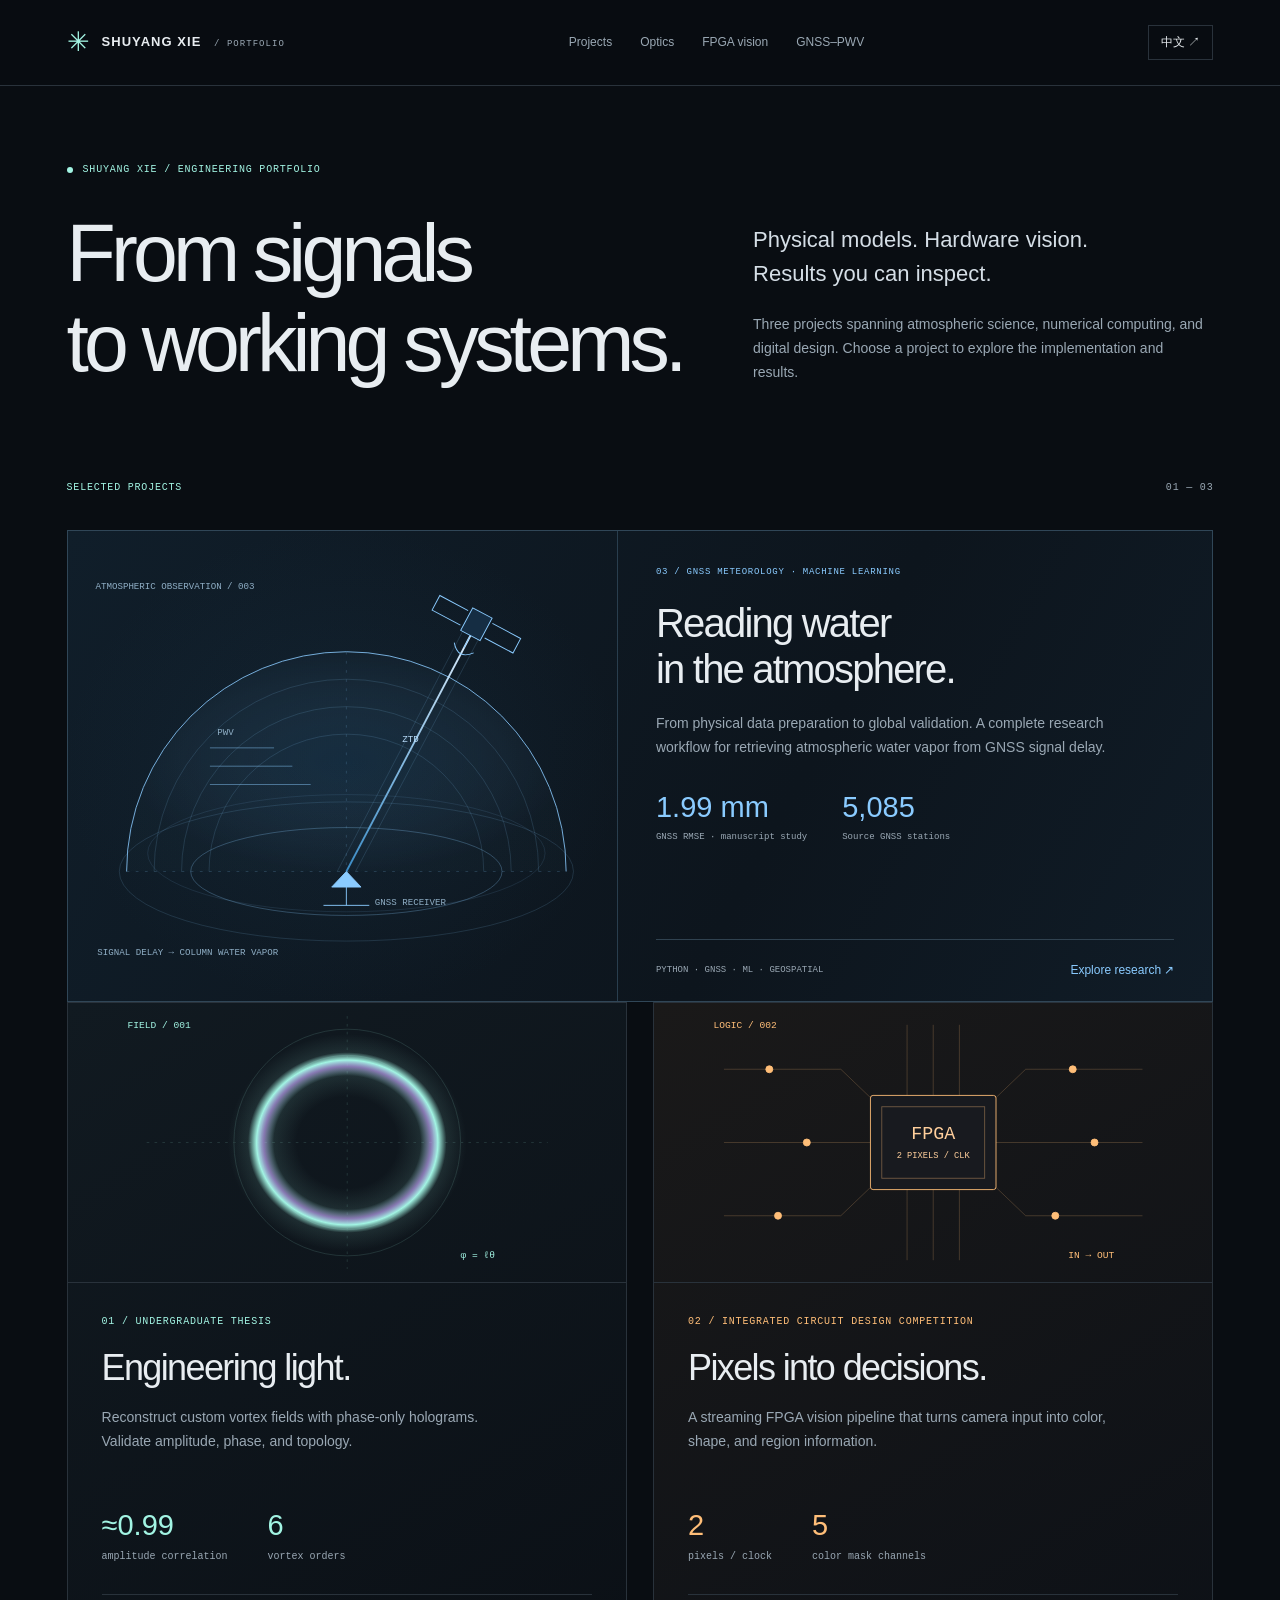
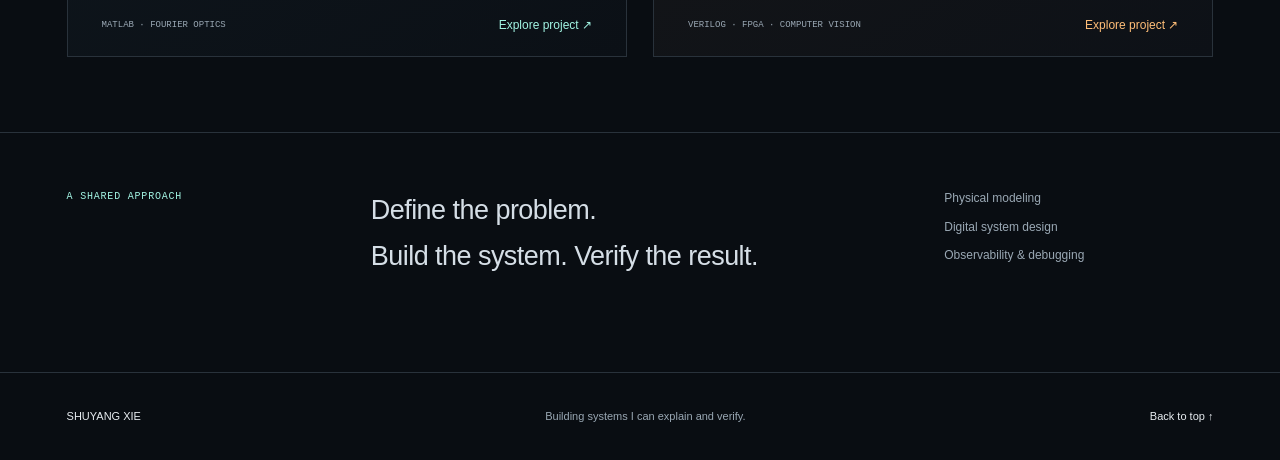
<file: index.html>
<!doctype html><html lang="en"><head><meta charset="utf-8"><meta name="viewport" content="width=device-width,initial-scale=1"><meta name="description" content="Engineering portfolio: GNSS–PWV research, computational optics and FPGA vision systems."><meta name="theme-color" content="#090d12"><title>Shuyang Xie · Selected Work</title><link rel="stylesheet" href="portfolio.css"><link rel="stylesheet" href="gnss-home.css?v=20261104-r2"><script src="portfolio.js" defer></script></head><body class="overview"><a class="skip" href="#main">Skip to content</a><header class="site-header"><a class="wordmark" href="index.html">✳ <span>SHUYANG XIE <small>/ PORTFOLIO</small></span></a><nav aria-label="Main navigation"><a href="index.html#projects" data-zh="项目">Projects</a><a href="optics.html" data-zh="计算光学">Optics</a><a href="fpga.html" data-zh="FPGA 视觉">FPGA vision</a><a href="gnss.html">GNSS–PWV</a></nav><button class="lang" id="site-language" aria-label="Switch to Chinese">中文 ↗</button></header><main id="main"><section class="overview-intro wrap"><div class="eyebrow"><span class="status-dot"></span><span data-zh="解书扬 / 工程作品集">SHUYANG XIE / ENGINEERING PORTFOLIO</span></div><div class="overview-heading"><h1 data-zh="从物理信号，<br>到可验证的系统。">From signals<br>to working systems.</h1><div><p class="intro-lead" data-zh="把物理问题写成模型，把视觉算法落到硬件，再让结果经得起检查。">Physical models. Hardware vision.<br>Results you can inspect.</p><p data-zh="三段项目经历，连接大气科学、数值计算与数字系统设计。请选择一个项目，查看具体实现与成果。">Three projects spanning atmospheric science, numerical computing, and digital design. Choose a project to explore the implementation and results.</p></div></div></section><section class="wrap project-section" id="projects"><div class="section-label"><span data-zh="精选项目">SELECTED PROJECTS</span><span>01 — 03</span></div><a class="gnss-feature" href="gnss.html"><div class="feature-art"><svg viewBox="0 0 600 470" role="img" aria-label="Illustration of a GNSS signal crossing atmospheric layers to a ground receiver"><defs><radialGradient id="atmo"><stop stop-color="#245c86" stop-opacity=".2"/><stop offset="1" stop-color="#8acbff" stop-opacity=".02"/></radialGradient><linearGradient id="signal" x2="0" y2="1"><stop stop-color="#e2f1ff"/><stop offset="1" stop-color="#3b8cc6"/></linearGradient></defs><g fill="none" stroke="#8acbff"><ellipse cx="304" cy="350" rx="248" ry="76" opacity=".16"/><ellipse cx="304" cy="330" rx="217" ry="64" opacity=".12"/><path d="M64 350a240 240 0 0 1 480 0" fill="url(#atmo)" opacity=".9"/><path d="M94 350a210 210 0 0 1 420 0M124 350a180 180 0 0 1 360 0M154 350a150 150 0 0 1 300 0" opacity=".16"/><ellipse cx="304" cy="350" rx="170" ry="48" opacity=".3"/><path d="M304 110v240M64 350h480" stroke-dasharray="3 7" opacity=".2"/><path d="M446 80L304 350" stroke="url(#signal)" stroke-width="2"/><path d="M435 80L294 350M457 80L314 350" opacity=".16"/><g transform="translate(446 80) rotate(28)"><rect x="-12" y="-14" width="24" height="28" fill="#152d43"/><path d="M-15-9h-35v18h35M15-9h35v18H15M0 14v15m-12 0q12 15 24 0"/></g><path d="M288 367h32l-16-17z" fill="#8acbff"/><path d="M304 367v20m-25 0h50"/><path d="M155 215h70m-70 20h90m-90 20h110" opacity=".5"/></g><g font-family="Consolas,monospace" font-size="10" fill="#8faec5"><text x="30" y="42">ATMOSPHERIC OBSERVATION / 003</text><text x="32" y="441">SIGNAL DELAY → COLUMN WATER VAPOR</text><text x="365" y="209" fill="#b9dcf9">ZTD</text><text x="163" y="201">PWV</text><text x="335" y="387">GNSS RECEIVER</text></g></svg></div><div class="feature-copy"><span class="eyebrow" data-zh="03 / GNSS 气象学 · 机器学习">03 / GNSS METEOROLOGY · MACHINE LEARNING</span><h2  data-zh="从卫星信号，&lt;br&gt;读懂大气水汽。">Reading water<br>in the atmosphere.</h2><p class="" data-zh="从物理数据处理到全球验证：由 GNSS 信号延迟反演大气水汽的完整研究流程。">From physical data preparation to global validation. A complete research workflow for retrieving atmospheric water vapor from GNSS signal delay.</p><div class="project-facts"><span>1.99 mm<small  data-zh="GNSS RMSE · 文稿研究">GNSS RMSE · manuscript study</small></span><span>5,085<small  data-zh="GNSS 源数据集站点">Source GNSS stations</small></span></div><div class="card-bottom"><span>PYTHON · GNSS · ML · GEOSPATIAL</span><strong  data-zh="探索研究 ↗">Explore research ↗</strong></div></div></a><div class="project-grid"><a class="project-card optics-card" href="optics.html"><div class="project-art"><svg viewBox="0 0 560 320" aria-hidden="true"><defs><radialGradient id="ringglow"><stop offset="35%" stop-color="#a2f4e3" stop-opacity="0"/><stop offset="51%" stop-color="#a2f4e3" stop-opacity=".1"/><stop offset="58%" stop-color="#b8a1ef" stop-opacity=".7"/><stop offset="63%" stop-color="#a2f4e3"/><stop offset="69%" stop-color="#a2f4e3" stop-opacity=".1"/><stop offset="83%" stop-color="#a2f4e3" stop-opacity="0"/></radialGradient></defs><g fill="none" stroke="#a2f4e3" opacity=".15"><circle cx="280" cy="160" r="130"/><circle cx="280" cy="160" r="100"/><path d="M50 160H510M280 15V305" stroke-dasharray="3 6"/></g><ellipse cx="280" cy="160" rx="165" ry="150" fill="url(#ringglow)"/><g fill="#a2f4e3" font-family="monospace" font-size="11"><text x="28" y="29">FIELD / 001</text><text x="410" y="293">φ = ℓθ</text></g></svg></div><div class="project-copy"><div class="eyebrow" data-zh="01 / 本科毕业论文">01 / UNDERGRADUATE THESIS</div><h2 data-zh="复现复场涡旋光。">Engineering light.</h2><p data-zh="通过纯相位全息重建定制涡旋光场，并从振幅、相位和拓扑结构验证结果。">Reconstruct custom vortex fields with phase-only holograms. Validate amplitude, phase, and topology.</p><div class="project-facts"><span>≈0.99 <small data-zh="振幅相关系数">amplitude correlation</small></span><span>6 <small data-zh="拓扑荷案例">vortex orders</small></span></div><div class="card-bottom"><span>MATLAB · FOURIER OPTICS</span><strong data-zh="查看项目 ↗">Explore project ↗</strong></div></div></a><a class="project-card fpga-card" href="fpga.html"><div class="project-art"><svg viewBox="0 0 560 320" aria-hidden="true"><g stroke="#ffbe78" fill="none"><g opacity=".23"><path d="M40 76H174L220 120M40 160H208M40 244H174L220 200M340 120L386 76H520M352 160H520M340 200L386 244H520"/><path d="M250 25V106M280 25V106M310 25V106M250 214V295M280 214V295M310 214V295"/></g><rect x="208" y="106" width="144" height="108" rx="3" fill="#181a1f"/><rect x="221" y="119" width="118" height="82" opacity=".4"/><g fill="#ffbe78"><circle cx="92" cy="76" r="4"/><circle cx="135" cy="160" r="4"/><circle cx="102" cy="244" r="4"/><circle cx="440" cy="76" r="4"/><circle cx="465" cy="160" r="4"/><circle cx="420" cy="244" r="4"/></g></g><g fill="#ffcf9c" font-family="monospace" text-anchor="middle"><text x="280" y="156" font-size="21">FPGA</text><text x="280" y="178" font-size="10">2 PIXELS / CLK</text></g><g fill="#ffbe78" font-family="monospace" font-size="11"><text x="28" y="29">LOGIC / 002</text><text x="435" y="293">IN → OUT</text></g></svg></div><div class="project-copy"><div class="eyebrow" data-zh="02 / 集成电路创新创业大赛">02 / INTEGRATED CIRCUIT DESIGN COMPETITION</div><h2 data-zh="让像素变成决策。">Pixels into decisions.</h2><p data-zh="基于 FPGA 的视频视觉流水线，将相机输入转化为颜色、形状与目标区域信息。">A streaming FPGA vision pipeline that turns camera input into color, shape, and region information.</p><div class="project-facts"><span>2 <small data-zh="像素 / 时钟">pixels / clock</small></span><span>5 <small data-zh="颜色掩膜通道">color mask channels</small></span></div><div class="card-bottom"><span>VERILOG · FPGA · COMPUTER VISION</span><strong data-zh="查看项目 ↗">Explore project ↗</strong></div></div></a></div></section><section class="wrap approach-band"><span class="section-label" data-zh="共同的工作方法">A SHARED APPROACH</span><p data-zh="明确问题。实现系统。验证结果。">Define the problem.<br>Build the system. Verify the result.</p><div class="discipline-list"><span data-zh="物理建模">Physical modeling</span><span data-zh="数字系统设计">Digital system design</span><span data-zh="可观察性与调试">Observability & debugging</span></div></section></main><footer class="site-footer"><a href="index.html">SHUYANG XIE</a><span data-zh="把复杂问题变成可解释、可验证的系统。">Building systems I can explain and verify.</span><a href="#" data-zh="回到顶部 ↑">Back to top ↑</a></footer></body></html>
</file>
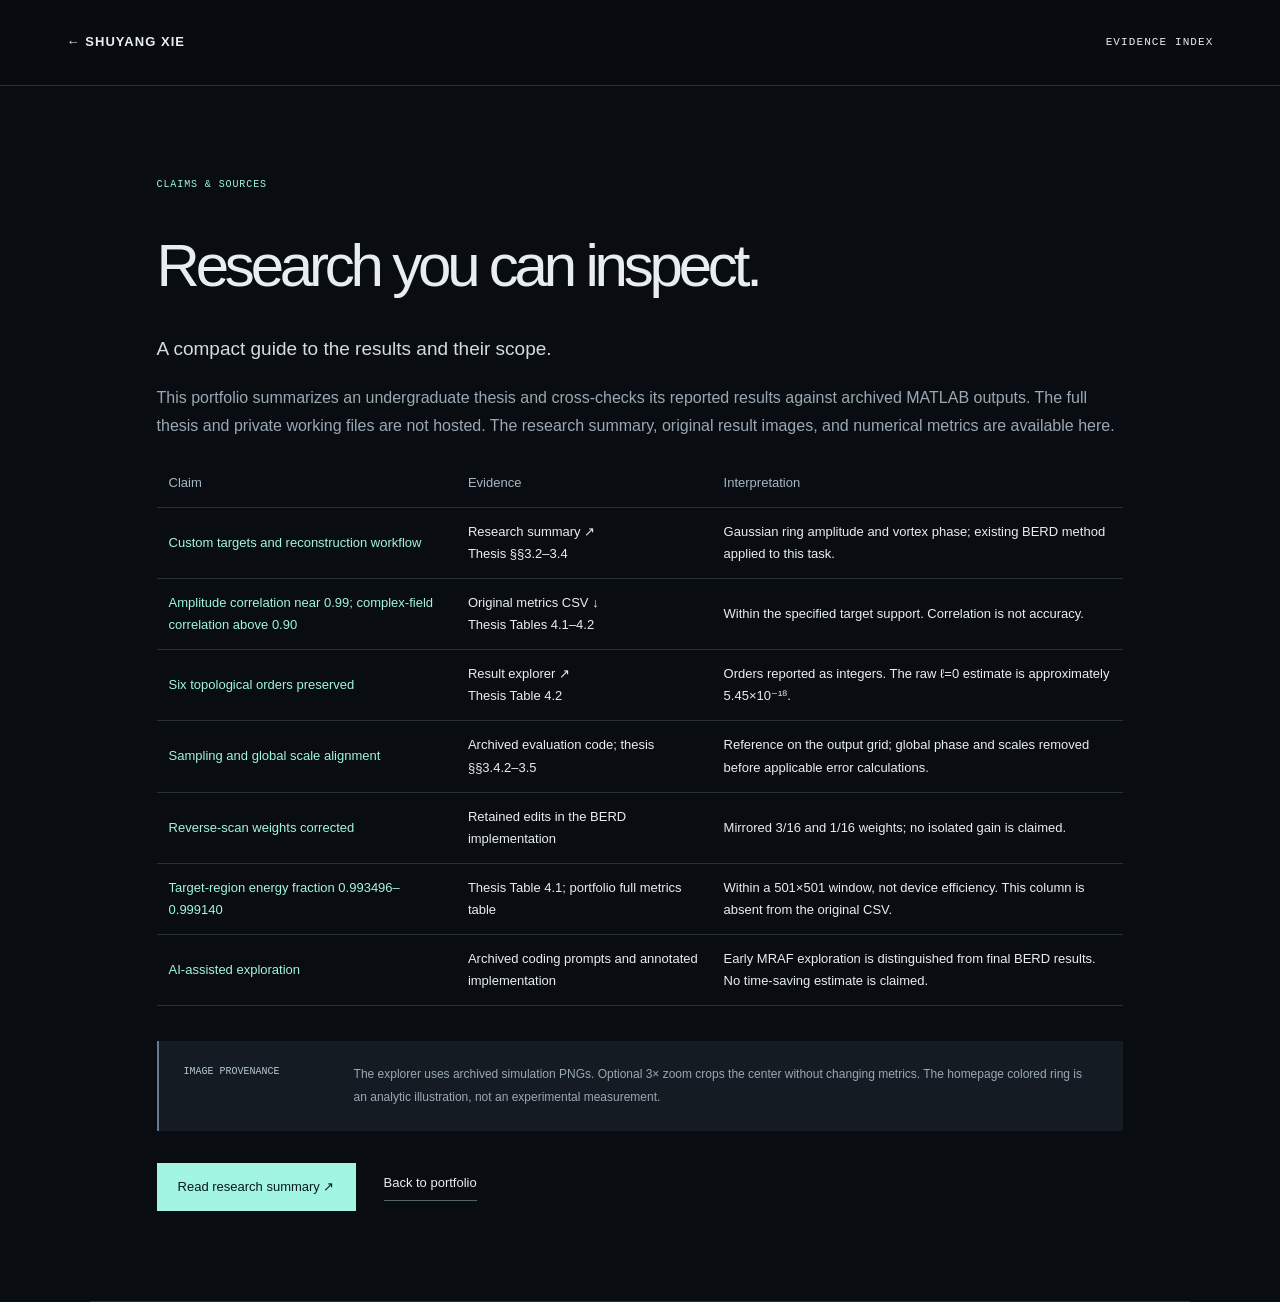
<file: evidence.html>
<!doctype html><html lang="en"><head><meta charset="utf-8"><meta name="viewport" content="width=device-width,initial-scale=1"><title>Evidence index · Shuyang Xie</title><link rel="stylesheet" href="style.css"></head><body><header><a class="brand" href="optics.html">← SHUYANG XIE</a><span class="tiny">EVIDENCE INDEX</span></header><main class="section" style="max-width:1100px"><div class="section-kicker">CLAIMS & SOURCES</div><h1 style="font-size:clamp(36px,6vw,60px);line-height:1.2">Research you can inspect.</h1><p class="lead">A compact guide to the results and their scope.</p><p>This portfolio summarizes an undergraduate thesis and cross-checks its reported results against archived MATLAB outputs. The full thesis and private working files are not hosted. The research summary, original result images, and numerical metrics are available here.</p><div class="table-scroll"><table style="white-space:normal;font-family:inherit;font-size:13px"><thead><tr><th>Claim</th><th>Evidence</th><th>Interpretation</th></tr></thead><tbody><tr><td>Custom targets and reconstruction workflow</td><td><a href="research-summary.html">Research summary ↗</a><br>Thesis §§3.2–3.4</td><td>Gaussian ring amplitude and vortex phase; existing BERD method applied to this task.</td></tr><tr><td>Amplitude correlation near 0.99; complex-field correlation above 0.90</td><td><a href="metrics.csv">Original metrics CSV ↓</a><br>Thesis Tables 4.1–4.2</td><td>Within the specified target support. Correlation is not accuracy.</td></tr><tr><td>Six topological orders preserved</td><td><a href="optics.html#lab">Result explorer ↗</a><br>Thesis Table 4.2</td><td>Orders reported as integers. The raw ℓ=0 estimate is approximately 5.45×10⁻¹⁸.</td></tr><tr><td>Sampling and global scale alignment</td><td>Archived evaluation code; thesis §§3.4.2–3.5</td><td>Reference on the output grid; global phase and scales removed before applicable error calculations.</td></tr><tr><td>Reverse-scan weights corrected</td><td>Retained edits in the BERD implementation</td><td>Mirrored 3/16 and 1/16 weights; no isolated gain is claimed.</td></tr><tr><td>Target-region energy fraction 0.993496–0.999140</td><td>Thesis Table 4.1; portfolio full metrics table</td><td>Within a 501×501 window, not device efficiency. This column is absent from the original CSV.</td></tr><tr><td>AI-assisted exploration</td><td>Archived coding prompts and annotated implementation</td><td>Early MRAF exploration is distinguished from final BERD results. No time-saving estimate is claimed.</td></tr></tbody></table></div><div class="scope-note" style="margin-top:35px"><span>IMAGE PROVENANCE</span><p>The explorer uses archived simulation PNGs. Optional 3× zoom crops the center without changing metrics. The homepage colored ring is an analytic illustration, not an experimental measurement.</p></div><div class="hero-actions"><a class="button primary" href="research-summary.html">Read research summary ↗</a><a class="text-link" href="optics.html">Back to portfolio</a></div></main></body></html>
</file>
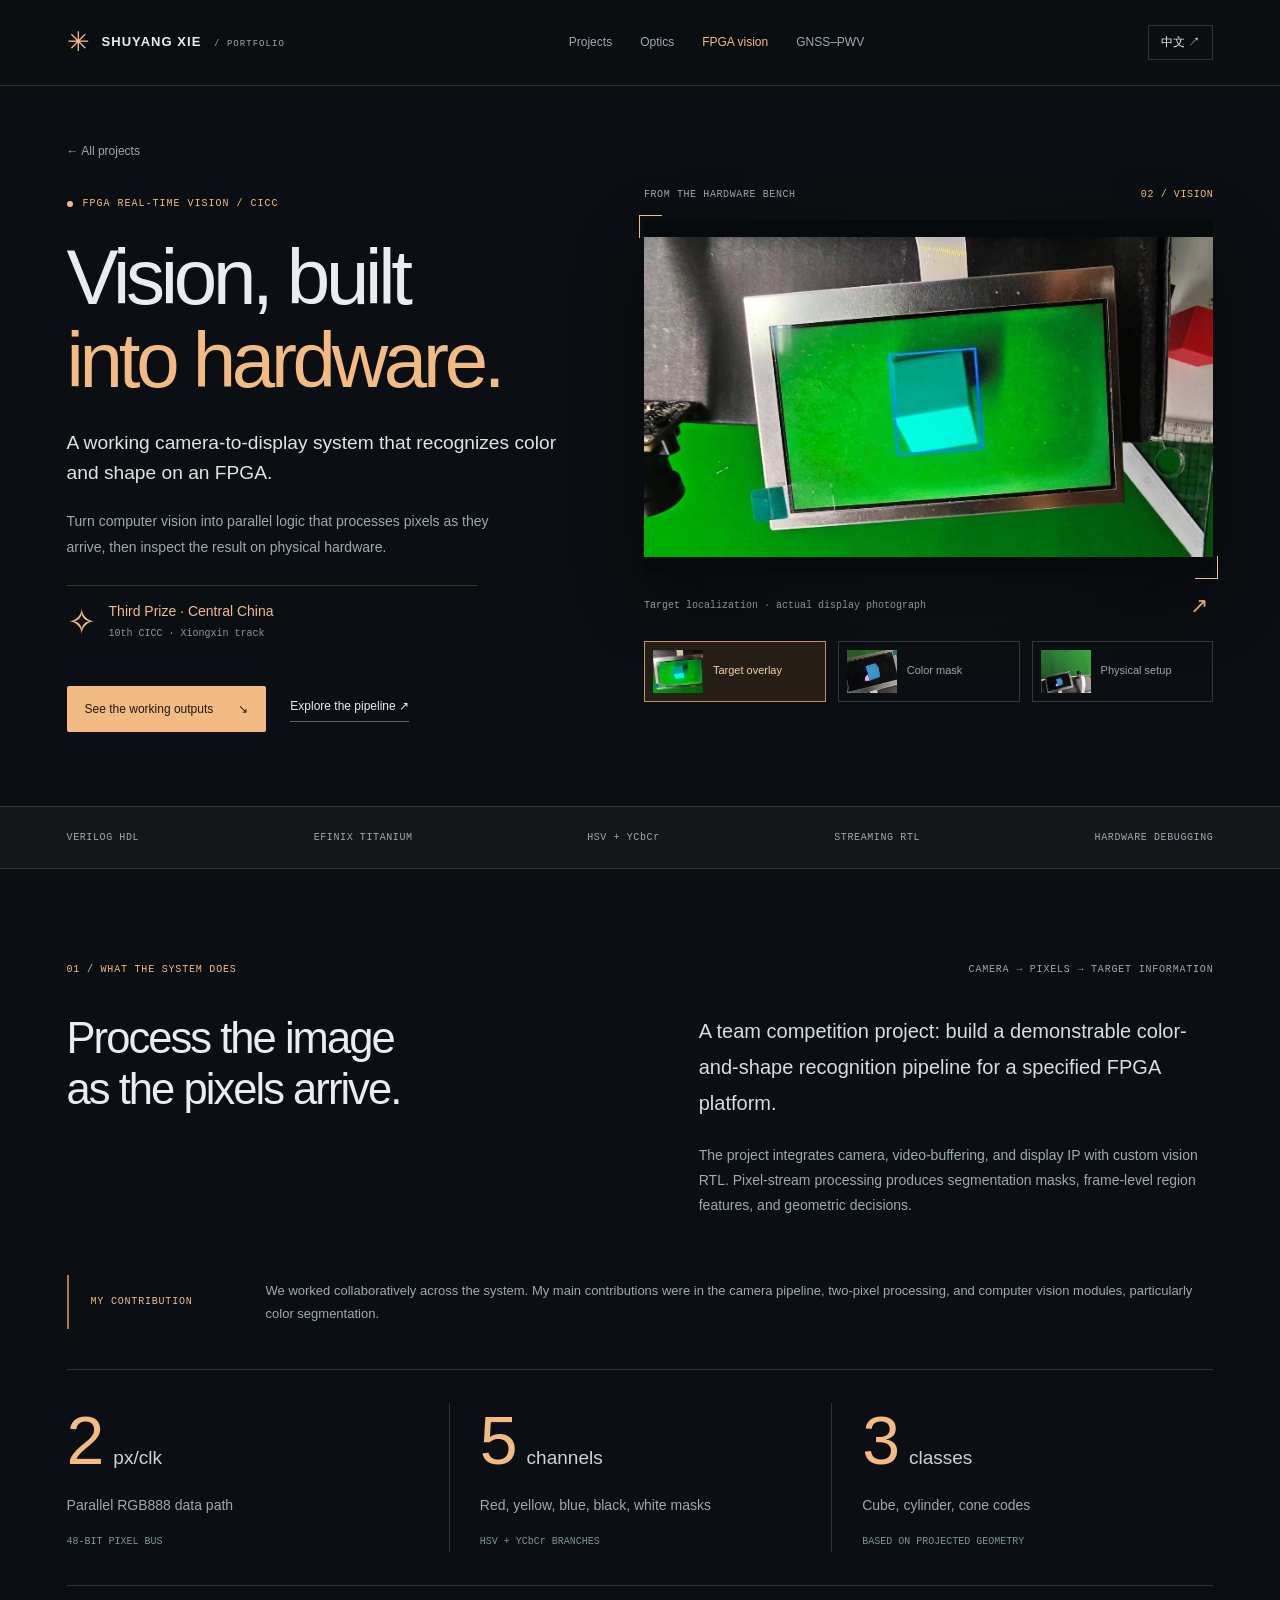
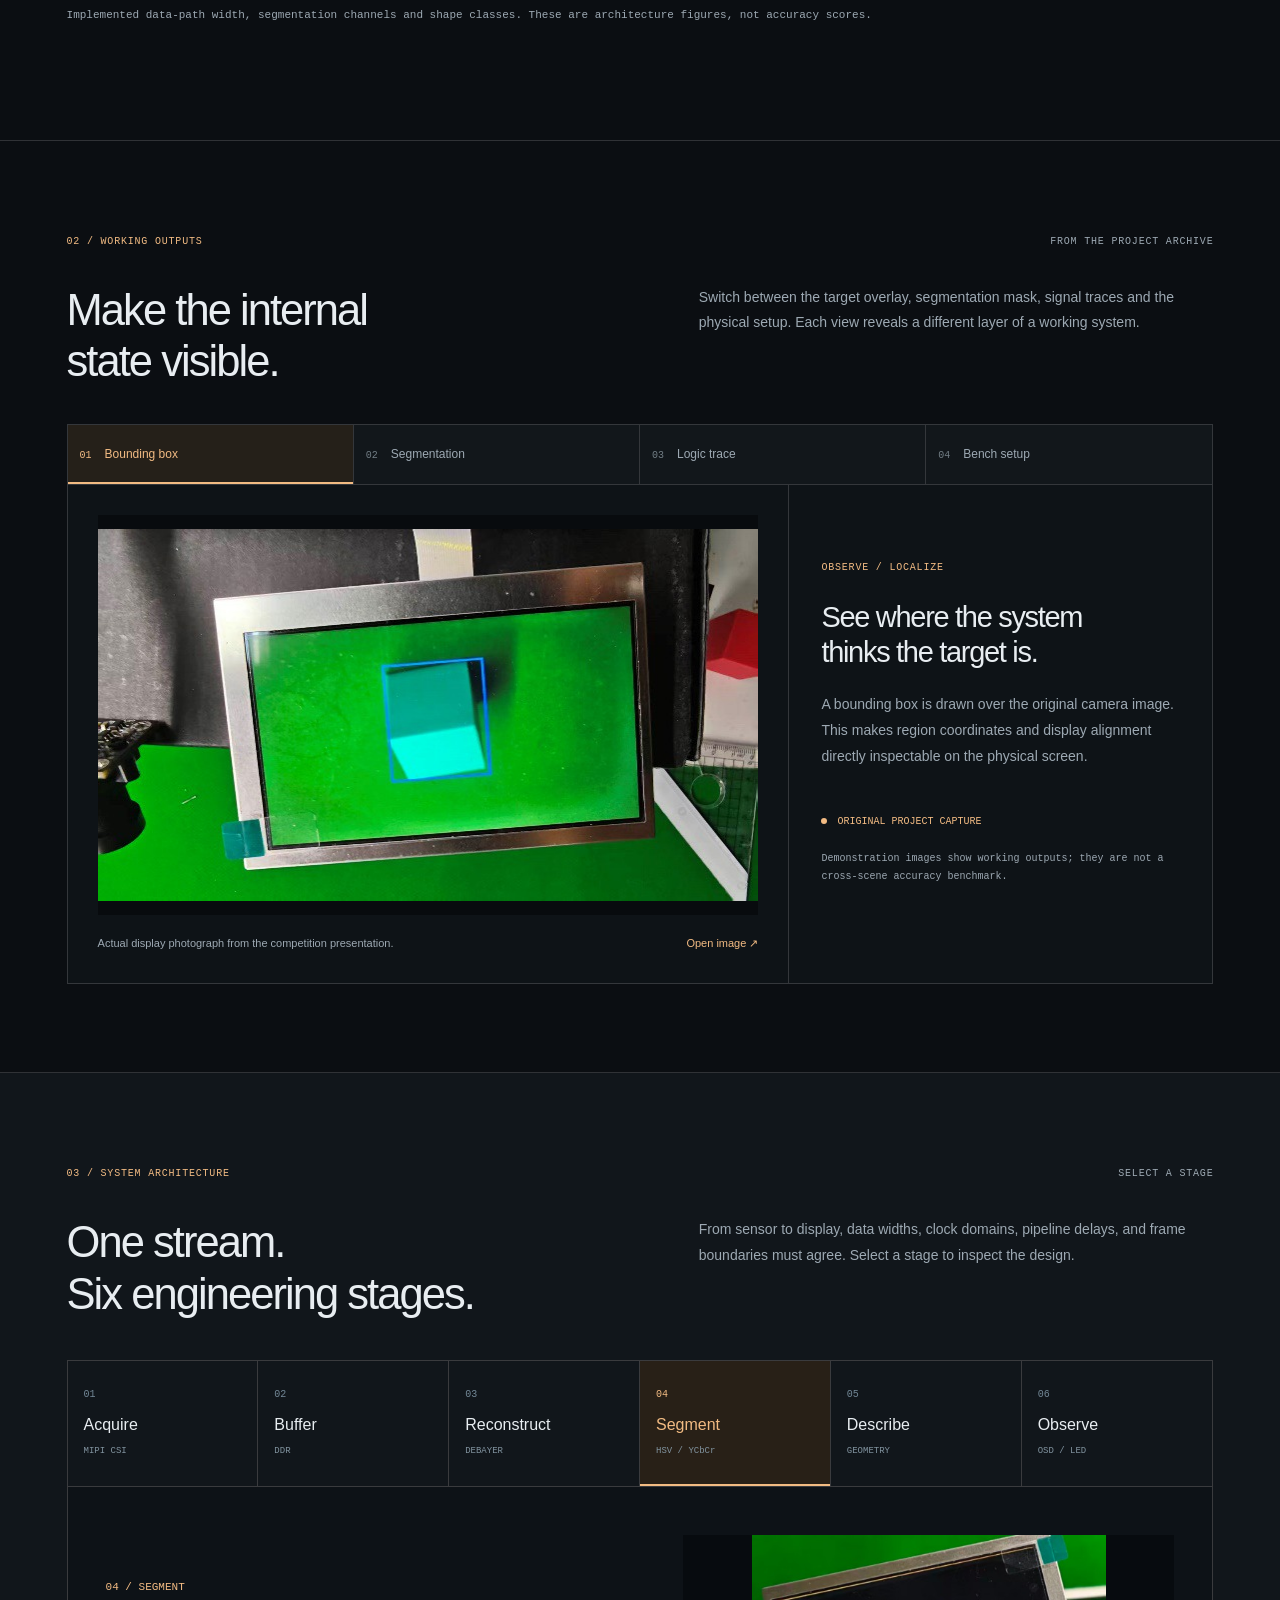
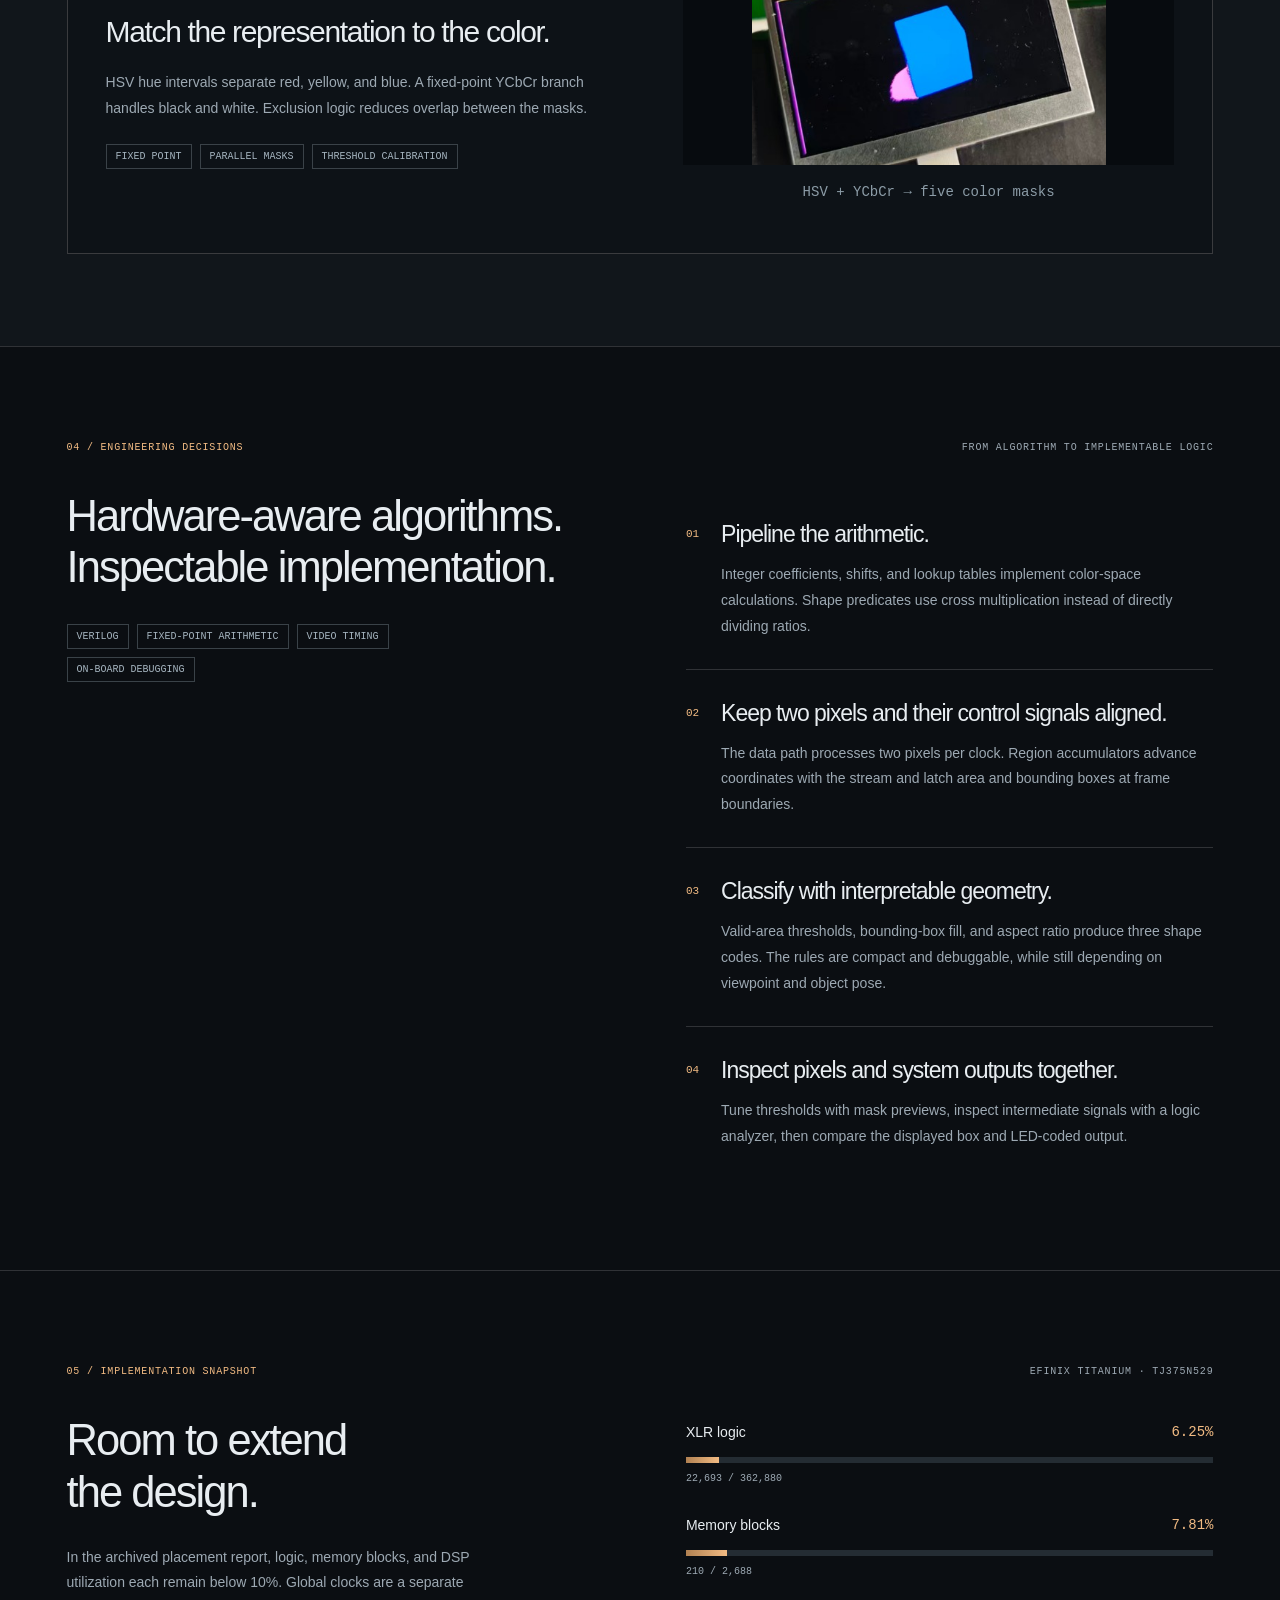
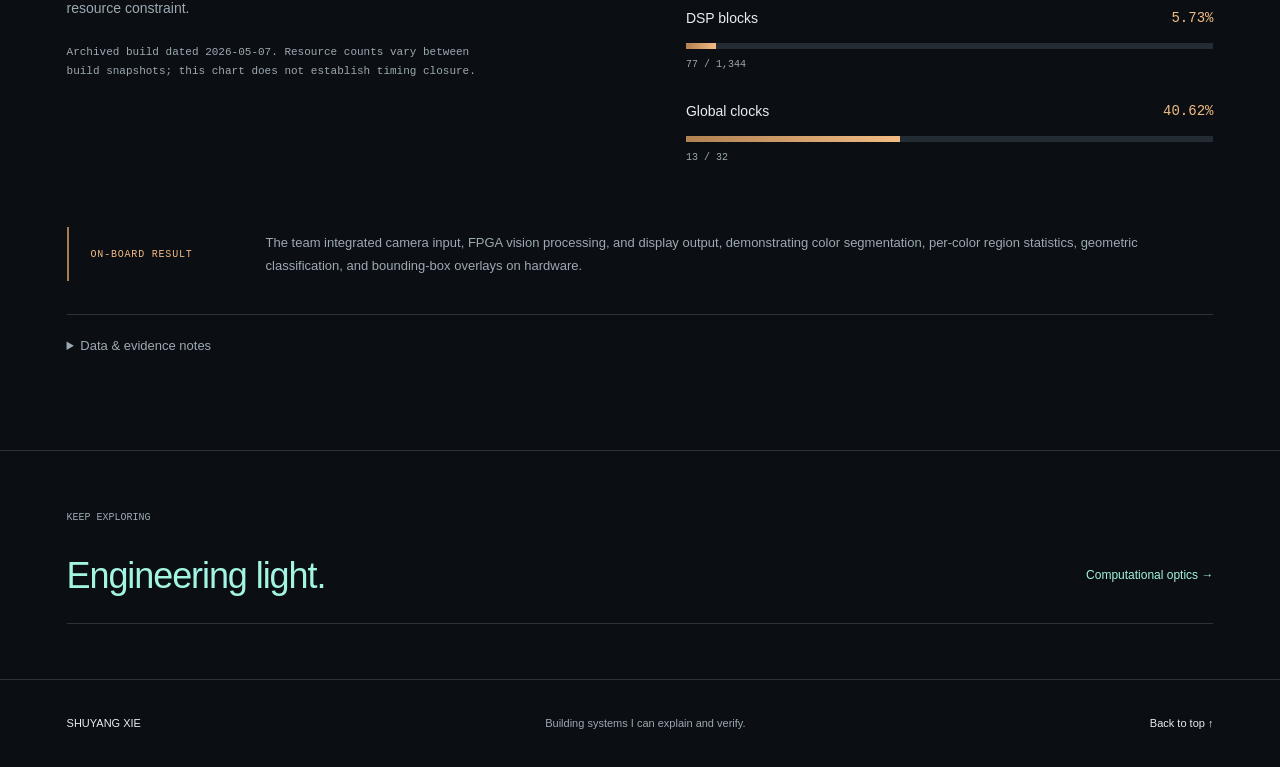
<file: fpga.html>
<!DOCTYPE html>
<html lang="en"><head><meta charset="utf-8"/><meta content="width=device-width,initial-scale=1" name="viewport"/><meta content="FPGA-based real-time image processing and target recognition: parallel RTL, color segmentation, geometry and hardware debugging." name="description"/><meta content="#090d12" name="theme-color"/><title>Shuyang Xie · FPGA Vision</title><link href="portfolio.css" rel="stylesheet"/><script defer="" src="portfolio.js"></script><link href="fpga-v4.css?v=20261104b" rel="stylesheet"/><script defer="True" src="fpga-v4.js?v=20261104b"></script></head><body class="fpga-page"><a class="skip" href="#main">Skip to content</a><header class="site-header"><a class="wordmark" href="index.html">✳ <span>SHUYANG XIE <small>/ PORTFOLIO</small></span></a><nav aria-label="Main navigation"><a data-zh="项目" href="index.html#projects">Projects</a><a data-zh="计算光学" href="optics.html">Optics</a><a aria-current="page" data-zh="FPGA 视觉" href="fpga.html">FPGA vision</a><a href="gnss.html">GNSS–PWV</a></nav><button aria-label="Switch to Chinese" class="lang" id="site-language">中文 ↗</button></header><main id="main"><section class="fpga-hero wrap">
<div class="hero-copy">
<a class="back-link" data-zh="← 全部项目" href="index.html#projects">← All projects</a>
<div class="eyebrow"><span class="status-dot"></span><span data-zh="FPGA 实时视觉 / 集创赛">FPGA REAL-TIME VISION / CICC</span></div>
<h1 data-zh="把视觉识别，&lt;br&gt;&lt;em&gt;写进硬件。&lt;/em&gt;">Vision, built<br/><em>into hardware.</em></h1>
<p class="intro-lead" data-zh="从相机输入到屏幕输出，在 FPGA 上完成颜色与形状识别。">A working camera-to-display system that recognizes color and shape on an FPGA.</p>
<p data-zh="把计算机视觉算法变成随像素流运行的并行电路，再通过真实上板画面验证处理结果。">Turn computer vision into parallel logic that processes pixels as they arrive, then inspect the result on physical hardware.</p>
<div class="award-line"><span aria-hidden="true">✧</span><div><strong data-zh="华中赛区三等奖">Third Prize · Central China</strong><small data-zh="第十届集创赛 · 雄芯院命题">10th CICC · Xiongxin track</small></div></div>
<div class="actions"><a class="action-primary" href="#hardware"><span data-zh="查看上板效果">See the working outputs</span><span aria-hidden="true">↘</span></a><a class="underlined" data-zh="探索处理链路 ↗" href="#pipeline">Explore the pipeline ↗</a></div>
</div>
<div class="hardware-hero">
<div class="instrument-label"><span data-zh="从实物台架，看处理结果">FROM THE HARDWARE BENCH</span><span class="amber-dot">02 / VISION</span></div>
<div class="hero-photo"><img alt="Actual physical display with the recognized target bounded in blue" fetchpriority="high" id="fpga-hero-image" src="fpga-osd.jpg"/></div>
<div class="hero-capture-caption"><span id="fpga-hero-caption">Target localization · actual display photograph</span><a aria-label="Open original photograph" href="fpga-osd.jpg" id="fpga-hero-original" rel="noopener" target="_blank">↗</a></div>
<div aria-label="Hardware photograph" class="capture-choices" role="group">
<button aria-pressed="true" class="active" data-capture="osd"><img alt="" src="fpga-osd.jpg"/><span data-zh="目标定位">Target overlay</span><i aria-hidden="true">01</i></button>
<button aria-pressed="false" data-capture="mask"><img alt="" src="fpga-mask.jpg"/><span data-zh="颜色分割">Color mask</span><i aria-hidden="true">02</i></button>
<button aria-pressed="false" data-capture="bench"><img alt="" src="fpga-bench.jpg"/><span data-zh="实物链路">Physical setup</span><i aria-hidden="true">03</i></button>
</div>
</div></section><div class="technology-strip"><span>VERILOG HDL</span><span>EFINIX TITANIUM</span><span>HSV + YCbCr</span><span>STREAMING RTL</span><span>HARDWARE DEBUGGING</span></div>
<section class="wrap section" id="overview"><div class="section-label"><span data-zh="01 / 系统实现">01 / WHAT THE SYSTEM DOES</span><span data-zh="相机 → 像素 → 目标信息">CAMERA → PIXELS → TARGET INFORMATION</span></div><div class="split-copy"><h2 data-zh="在视频流到达时，&lt;br&gt;完成视觉处理。">Process the image<br/>as the pixels arrive.</h2><div><p class="intro-lead" data-zh="团队为指定 FPGA 平台构建可上板演示的颜色与形状识别链路。">A team competition project: build a demonstrable color-and-shape recognition pipeline for a specified FPGA platform.</p><p data-zh="工程将相机、视频缓存和显示 IP 与自定义视觉 RTL 集成。算法按像素流并行处理，通过分割掩膜、每帧区域特征和几何规则输出结果。">The project integrates camera, video-buffering, and display IP with custom vision RTL. Pixel-stream processing produces segmentation masks, frame-level region features, and geometric decisions.</p></div></div><div class="scope-panel" id="contribution"><span class="eyebrow" data-zh="我的贡献">MY CONTRIBUTION</span><div><p data-zh="团队共同参与各环节，我的主要投入集中在摄像头链路、双像素处理，以及颜色分割等计算机视觉模块。">We worked collaboratively across the system. My main contributions were in the camera pipeline, two-pixel processing, and computer vision modules, particularly color segmentation.</p></div></div><div class="headline-metrics"><div><strong>2<span> px/clk</span></strong><p data-zh="双像素 RGB888 数据通路">Parallel RGB888 data path</p><small data-zh="48 位像素总线">48-BIT PIXEL BUS</small></div><div><strong>5<span> channels</span></strong><p data-zh="红、黄、蓝、黑、白掩膜">Red, yellow, blue, black, white masks</p><small data-zh="HSV + YCbCr 分支">HSV + YCbCr BRANCHES</small></div><div><strong>3<span> classes</span></strong><p data-zh="正方体、圆柱体、圆锥体编码">Cube, cylinder, cone codes</p><small data-zh="基于二维投影几何特征">BASED ON PROJECTED GEOMETRY</small></div></div><p class="fineprint" data-zh="已实现的数据通路宽度、分割通道与形状类别；这些数字描述系统结构。">Implemented data-path width, segmentation channels and shape classes. These are architecture figures, not accuracy scores.</p></section>
<section class="wrap section" id="hardware"><div class="section-label"><span data-zh="02 / 上板成果">02 / WORKING OUTPUTS</span><span data-zh="来自原始项目材料">FROM THE PROJECT ARCHIVE</span></div><div class="split-copy"><h2 data-zh="把内部状态，&lt;br&gt;变成看得见的反馈。">Make the internal<br/>state visible.</h2><p data-zh="切换目标框、分割掩膜、信号波形与实物台架，查看系统从内部信号到最终画面的不同层次。">Switch between the target overlay, segmentation mask, signal traces and the physical setup. Each view reveals a different layer of a working system.</p></div><div aria-label="Hardware evidence" class="evidence-tabs" role="group"><button aria-pressed="true" class="selected" data-evidence="osd" data-zh="目标框叠加">Bounding box</button><button aria-pressed="false" data-evidence="mask" data-zh="分割掩膜">Segmentation</button><button aria-pressed="false" data-evidence="waveform" data-zh="逻辑分析">Logic trace</button><button aria-pressed="false" data-evidence="bench" data-zh="实物台架">Bench setup</button></div><div class="evidence-view"><figure><div class="evidence-image"><img alt="Physical display showing a blue bounding box over a target" id="evidence-image" src="fpga-osd.jpg"/></div><figcaption><span id="evidence-caption">Actual display photograph from the competition presentation.</span><a data-zh="打开图片 ↗" href="fpga-osd.jpg" id="evidence-original" rel="noopener" target="_blank">Open image ↗</a></figcaption></figure><aside aria-live="polite"><span class="eyebrow" id="evidence-label">OBSERVE / LOCALIZE</span><h3 id="evidence-title">See where the system thinks the target is.</h3><p id="evidence-text">A bounding box is drawn over the original camera image. This makes region coordinates and display alignment directly inspectable on the physical screen.</p><div class="evidence-status"><span class="status-dot"></span><span data-zh="原始项目实物素材">ORIGINAL PROJECT CAPTURE</span></div><p class="fineprint" data-zh="演示照片证明对应功能可运行，不构成跨场景准确率基准。">Demonstration images show working outputs; they are not a cross-scene accuracy benchmark.</p></aside></div></section><section class="section pipeline-section" id="pipeline"><div class="wrap"><div class="section-label"><span data-zh="03 / 系统架构">03 / SYSTEM ARCHITECTURE</span><span data-zh="点击查看各阶段">SELECT A STAGE</span></div><div class="split-copy"><h2 data-zh="一条视频链路。&lt;br&gt;六个处理阶段。">One stream.<br/>Six engineering stages.</h2><p data-zh="从传感器到屏幕，数据宽度、时钟域、流水线延迟与帧边界都需要协同。点击下方阶段查看具体设计。">From sensor to display, data widths, clock domains, pipeline delays, and frame boundaries must agree. Select a stage to inspect the design.</p></div><div aria-label="Pipeline stage" class="flow-buttons" role="group"><button aria-pressed="false" class="flow-step" data-stage="0"><small>01</small><strong data-zh="采集">Acquire</strong><span>MIPI CSI</span></button><button aria-pressed="false" class="flow-step" data-stage="1"><small>02</small><strong data-zh="缓存">Buffer</strong><span>DDR</span></button><button aria-pressed="false" class="flow-step" data-stage="2"><small>03</small><strong data-zh="重建色彩">Reconstruct</strong><span>DEBAYER</span></button><button aria-pressed="true" class="flow-step selected" data-stage="3"><small>04</small><strong data-zh="颜色分割">Segment</strong><span>HSV / YCbCr</span></button><button aria-pressed="false" class="flow-step" data-stage="4"><small>05</small><strong data-zh="特征与分类">Describe</strong><span>GEOMETRY</span></button><button aria-pressed="false" class="flow-step" data-stage="5"><small>06</small><strong data-zh="输出与调试">Observe</strong><span>OSD / LED</span></button></div><div aria-live="polite" class="stage-detail"><div><span class="stage-code" id="stage-code">04 / SEGMENT</span><h3 id="stage-title">Match the representation to the color.</h3><p id="stage-text">HSV hue intervals separate red, yellow, and blue. A fixed-point YCbCr branch handles black and white. Exclusion logic reduces overlap between the masks.</p><div class="stage-tags" id="stage-tags"><span>FIXED POINT</span><span>PARALLEL MASKS</span></div></div><div aria-label="Selected pipeline stage illustration" class="signal-diagram" id="fpga-stage-visual"></div></div></div></section>

<section class="wrap section" id="decisions"><div class="section-label"><span data-zh="04 / 工程判断">04 / ENGINEERING DECISIONS</span><span data-zh="从算法到可实现的电路">FROM ALGORITHM TO IMPLEMENTABLE LOGIC</span></div><div class="decision-layout"><div><h2 data-zh="适合硬件的算法，&lt;br&gt;可观察的实现。">Hardware-aware algorithms.<br/>Inspectable implementation.</h2><div class="skill-tags"><span>VERILOG</span><span>FIXED-POINT ARITHMETIC</span><span>VIDEO TIMING</span><span>ON-BOARD DEBUGGING</span></div></div><div class="decision-list"><article><span>01</span><div><h3 data-zh="把运算组织成流水线">Pipeline the arithmetic.</h3><p data-zh="用整数系数、移位和查找表实现颜色空间计算；形状判别使用乘法比较，避免直接求比值。">Integer coefficients, shifts, and lookup tables implement color-space calculations. Shape predicates use cross multiplication instead of directly dividing ratios.</p></div></article><article><span>02</span><div><h3 data-zh="让双像素数据与控制信号对齐">Keep two pixels and their control signals aligned.</h3><p data-zh="数据通路每拍处理两个像素，区域统计同步推进坐标，并在帧边界锁存面积与外接框。">The data path processes two pixels per clock. Region accumulators advance coordinates with the stream and latch area and bounding boxes at frame boundaries.</p></div></article><article><span>03</span><div><h3 data-zh="围绕可解释的几何特征分类">Classify with interpretable geometry.</h3><p data-zh="用有效面积门限、外接框填充率和宽高比编码三类形状。规则紧凑、可调试，但仍依赖相机视角与物体姿态。">Valid-area thresholds, bounding-box fill, and aspect ratio produce three shape codes. The rules are compact and debuggable, while still depending on viewpoint and object pose.</p></div></article><article><span>04</span><div><h3 data-zh="同时检查像素与系统输出">Inspect pixels and system outputs together.</h3><p data-zh="通过二值预览调阈值，通过逻辑分析抓取中间信号，再用屏幕目标框和 LED 编码检查最终输出。">Tune thresholds with mask previews, inspect intermediate signals with a logic analyzer, then compare the displayed box and LED-coded output.</p></div></article></div></div></section>
<section class="wrap section" id="resources"><div class="section-label"><span data-zh="05 / 实现快照">05 / IMPLEMENTATION SNAPSHOT</span><span>EFINIX TITANIUM · TJ375N529</span></div><div class="resource-layout"><div><h2 data-zh="为后续扩展，&lt;br&gt;留下资源空间。">Room to extend<br/>the design.</h2><p data-zh="存档布局报告中，逻辑、存储块和 DSP 占用均低于 10%。全局时钟是独立的资源约束。">In the archived placement report, logic, memory blocks, and DSP utilization each remain below 10%. Global clocks are a separate resource constraint.</p><p class="fineprint" data-zh="数据来自 2026-05-07 的存档构建。不同构建版本的资源统计有差异；此图不代表全部时序约束已满足。">Archived build dated 2026-05-07. Resource counts vary between build snapshots; this chart does not establish timing closure.</p></div><div class="resource-chart"><div class="resource-row"><div><strong>XLR logic</strong><span>6.25%</span></div><div class="resource-track"><i style="width:6.25%"></i></div><small>22,693 / 362,880</small></div><div class="resource-row"><div><strong>Memory blocks</strong><span>7.81%</span></div><div class="resource-track"><i style="width:7.81%"></i></div><small>210 / 2,688</small></div><div class="resource-row"><div><strong>DSP blocks</strong><span>5.73%</span></div><div class="resource-track"><i style="width:5.73%"></i></div><small>77 / 1,344</small></div><div class="resource-row"><div><strong>Global clocks</strong><span>40.62%</span></div><div class="resource-track"><i style="width:40.62%"></i></div><small>13 / 32</small></div></div></div><div class="scope-panel"><span class="eyebrow" data-zh="上板成果">ON-BOARD RESULT</span><p data-zh="团队将相机输入、FPGA 视觉处理与屏幕显示连通，在实板上演示颜色分割、按颜色聚合的区域统计、几何形状判别和目标框叠加。">The team integrated camera input, FPGA vision processing, and display output, demonstrating color segmentation, per-color region statistics, geometric classification, and bounding-box overlays on hardware.</p></div><details class="evidence-details"><summary data-zh="数据与证据说明">Data &amp; evidence notes</summary><p data-zh="展示依据包括项目汇报照片、作品说明、自定义视觉 RTL 与原始布局报告。现存代码中的计时指标分别对应区域积累和扫描高度估算，因此本页不将文档中的约 0.57 ms / 9 ms 宣传为端到端识别延迟。">Sources include presentation photographs, the project report, custom vision RTL, and the original placement report. The archived timing logic represents region accumulation and a scan-height estimate, so the reported approximately 0.57 ms / 9 ms values are not presented here as end-to-end recognition latency.</p><p data-zh="本页展示项目技术成果，不把供应商接口 IP 归为独立原创设计。">This page presents the project’s technical work without attributing vendor interface IP as independently designed.</p></details></section><section class="wrap next-project"><span data-zh="继续浏览">KEEP EXPLORING</span><a href="optics.html"><strong data-zh="复场涡旋光重建">Engineering light.</strong><span data-zh="计算光学项目 →">Computational optics →</span></a></section></main><footer class="site-footer"><a href="index.html">SHUYANG XIE</a><span data-zh="把复杂问题变成可解释、可验证的系统。">Building systems I can explain and verify.</span><a data-zh="回到顶部 ↑" href="#">Back to top ↑</a></footer></body></html>
</file>
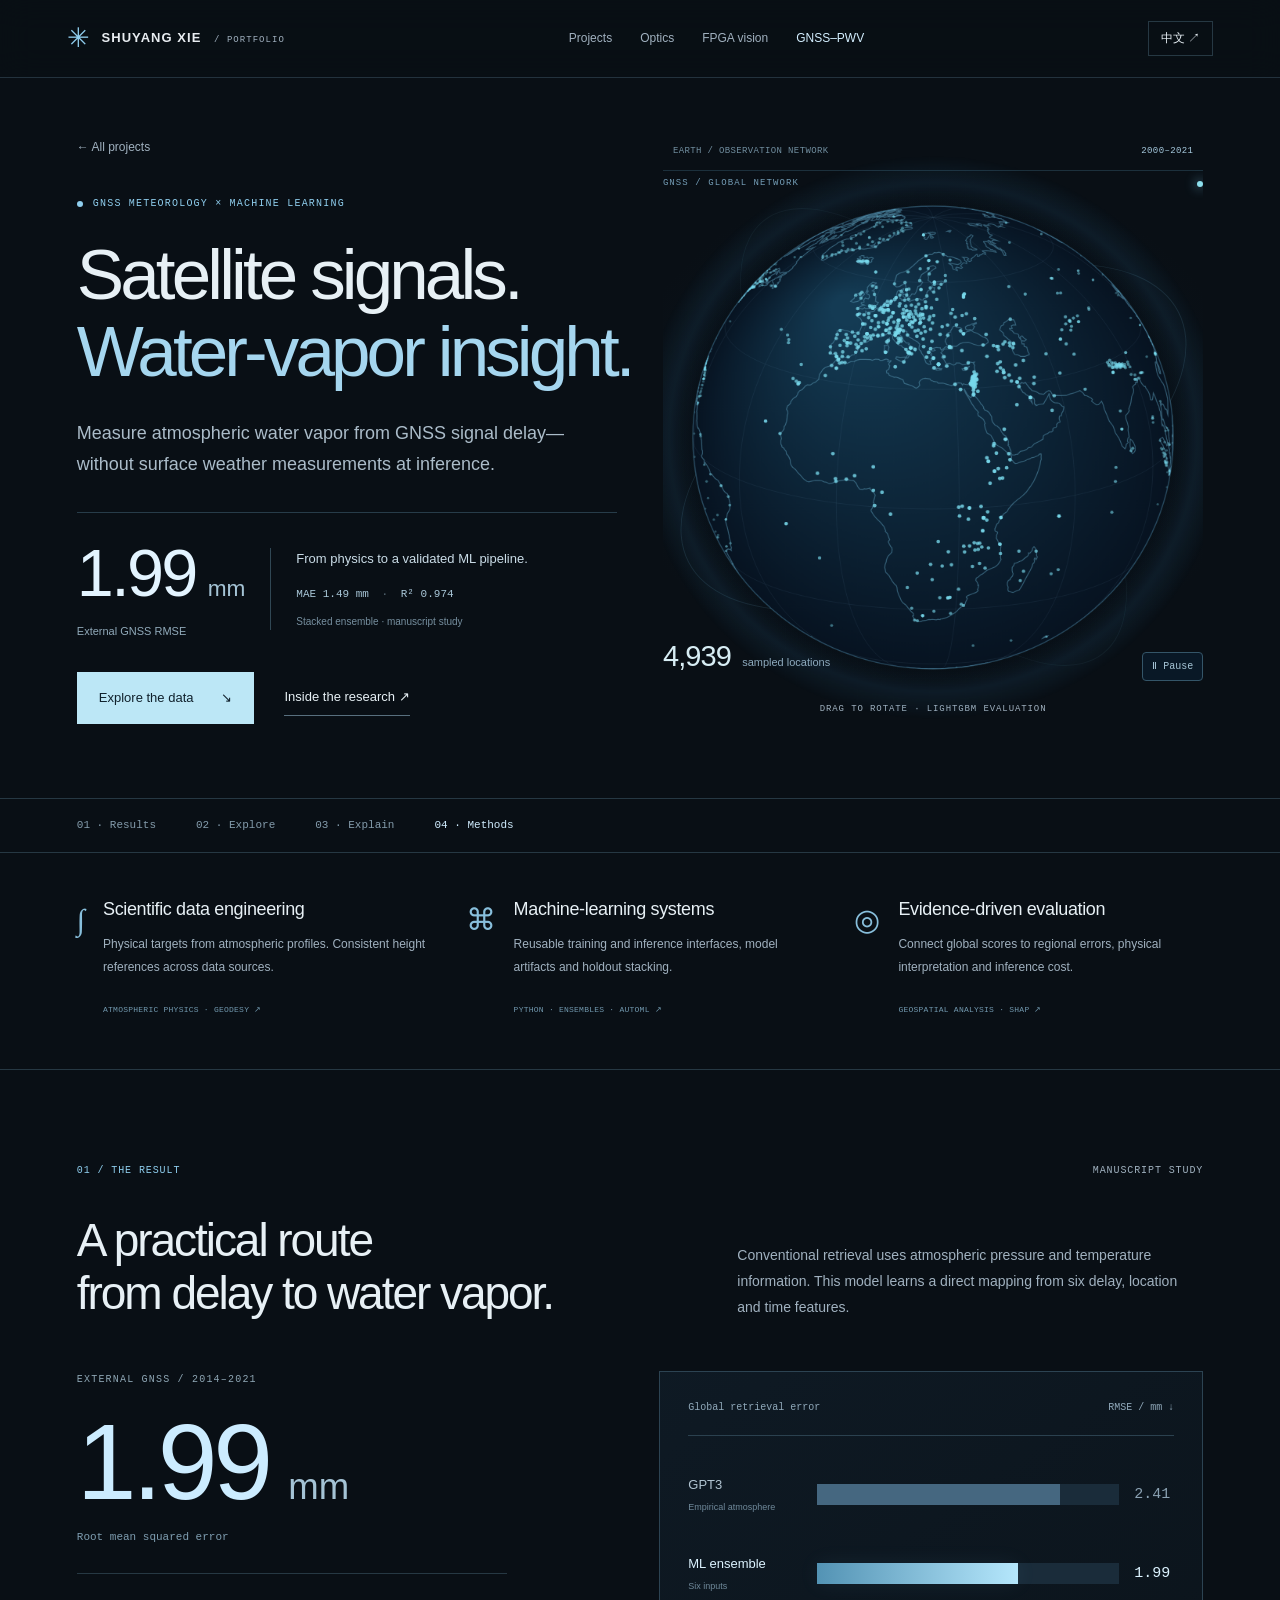
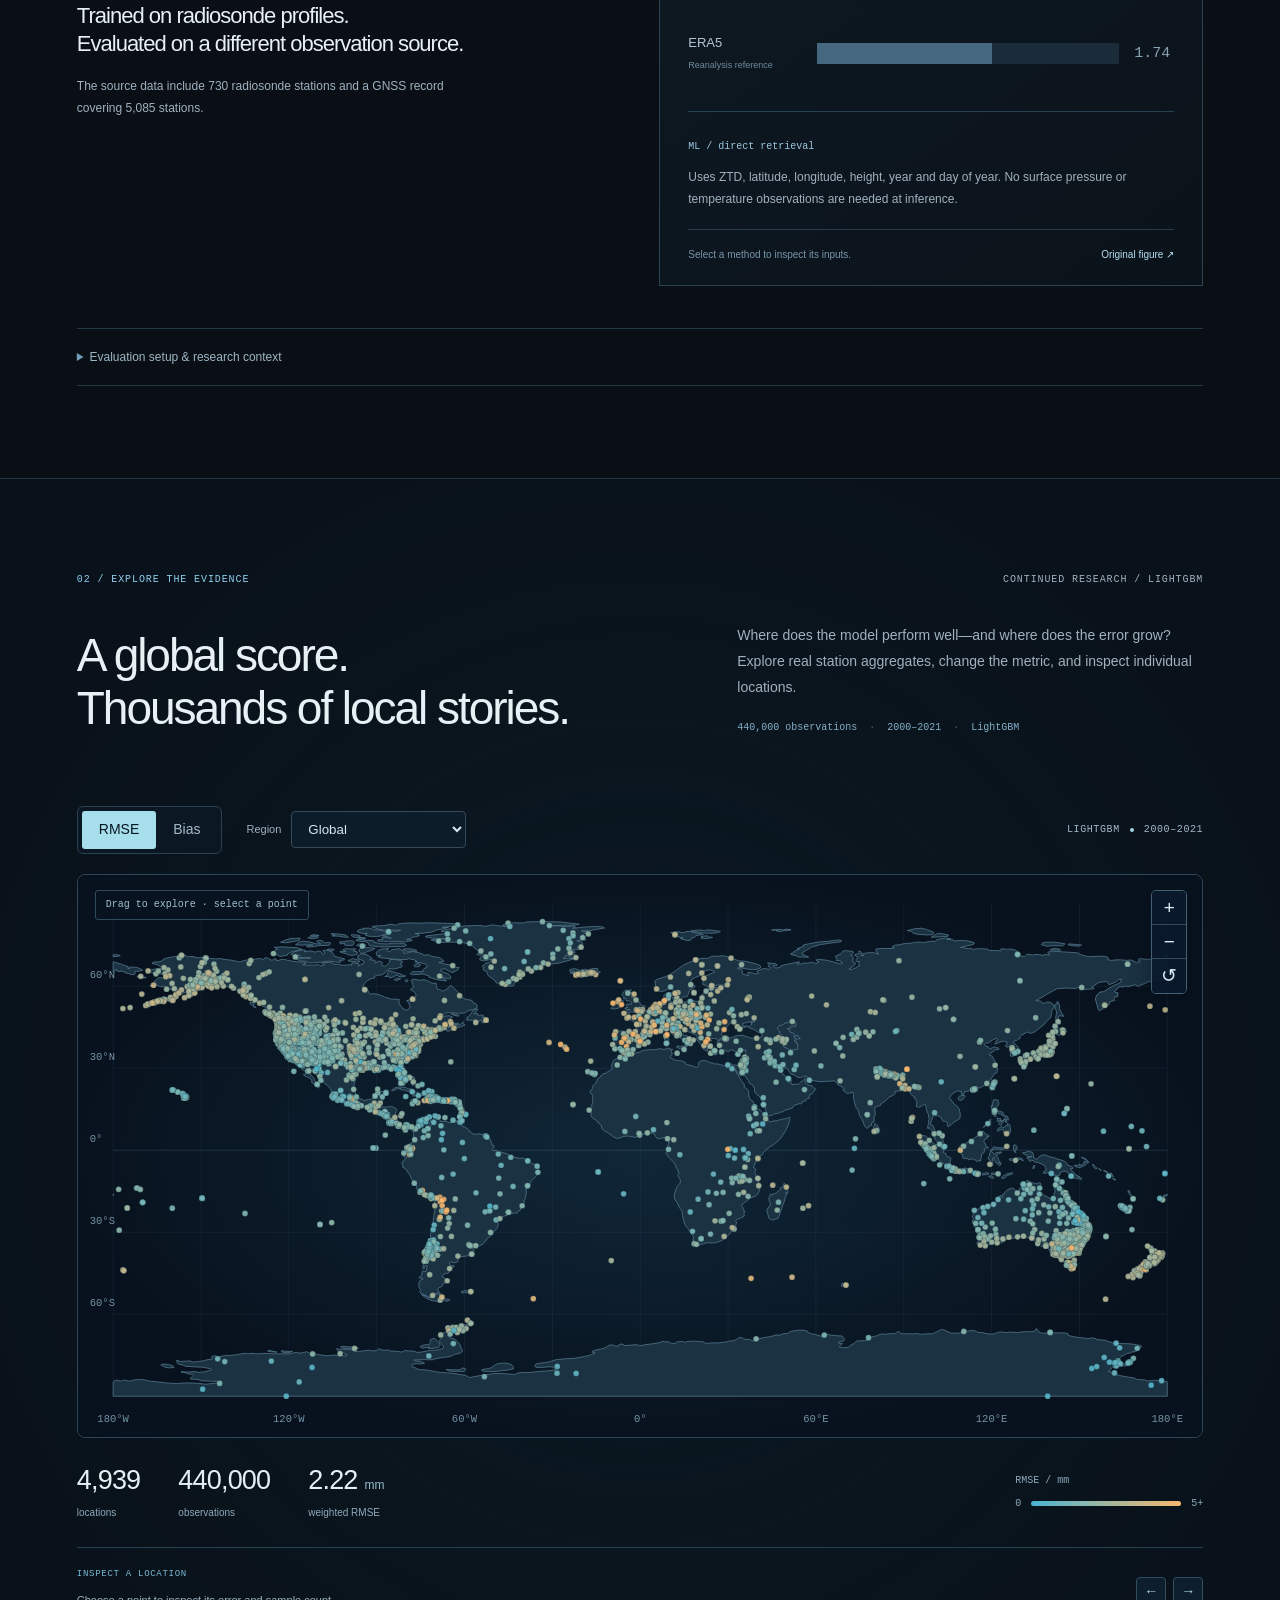
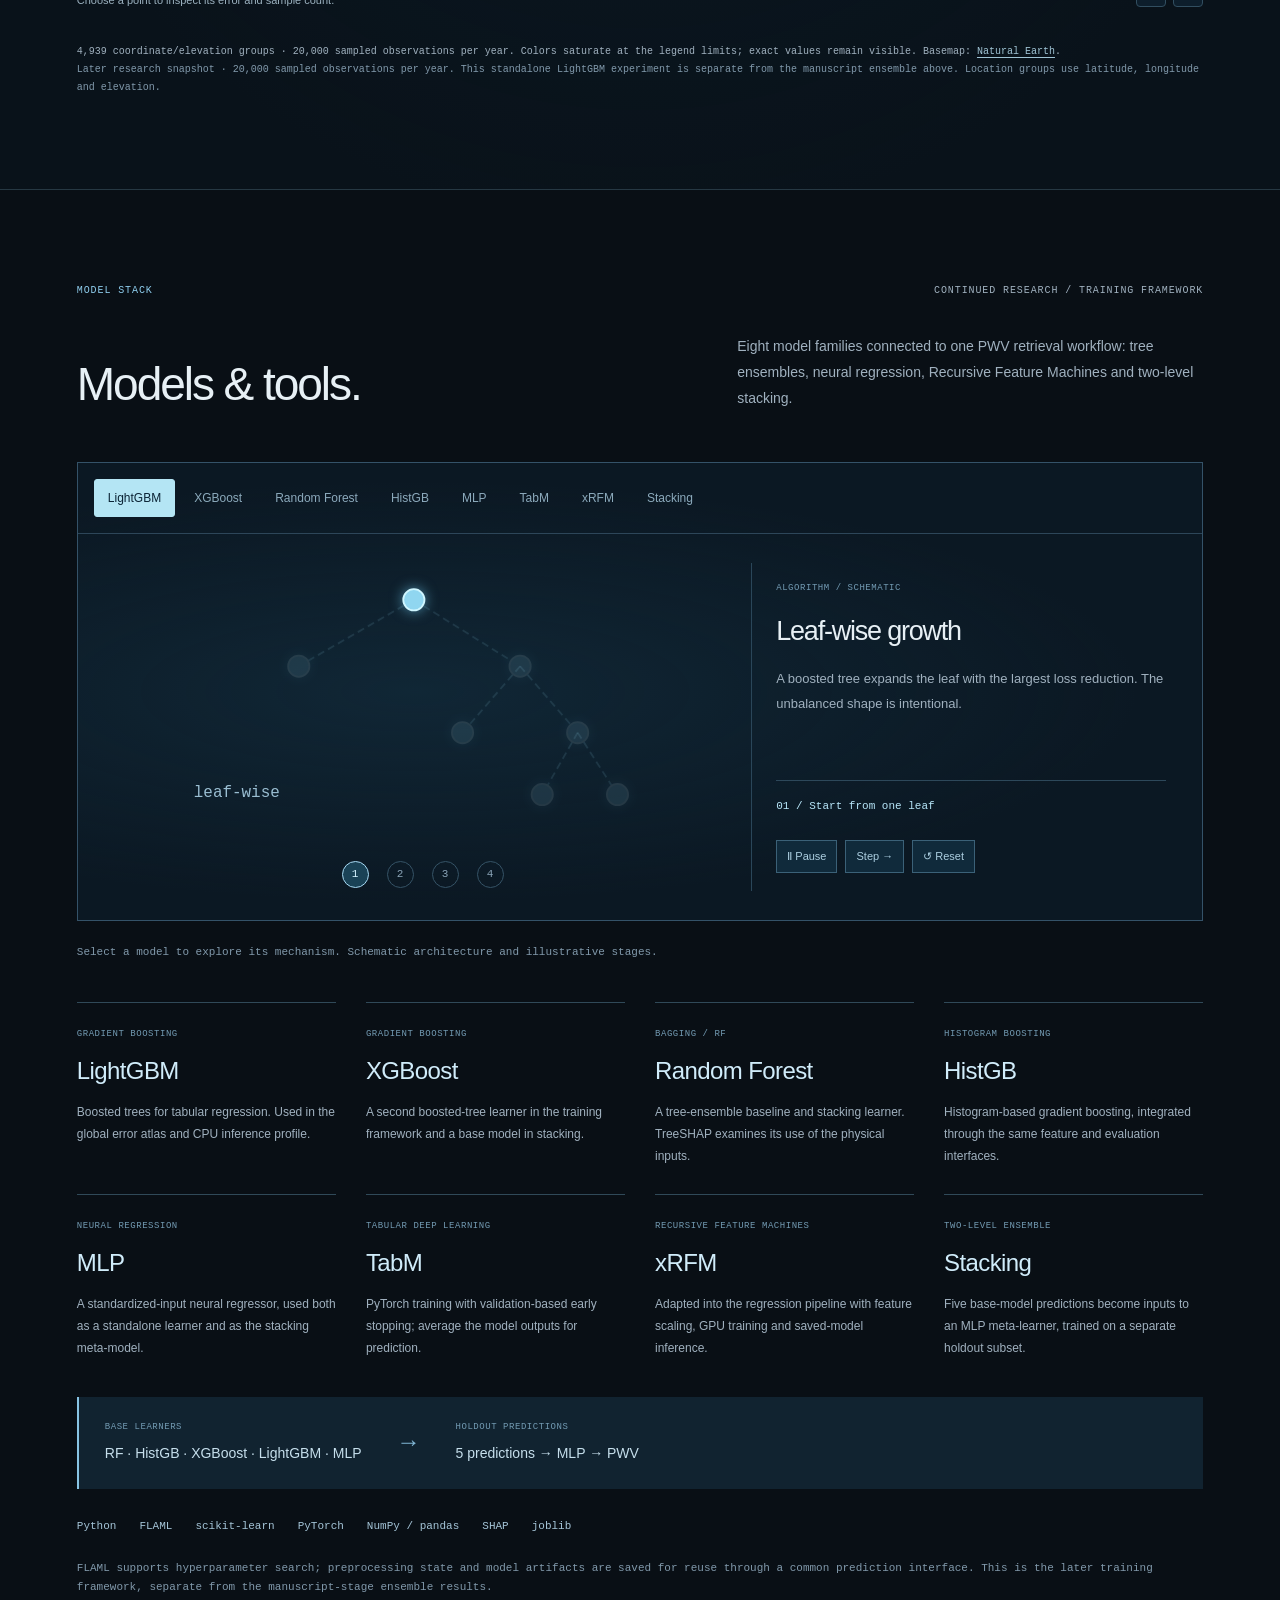
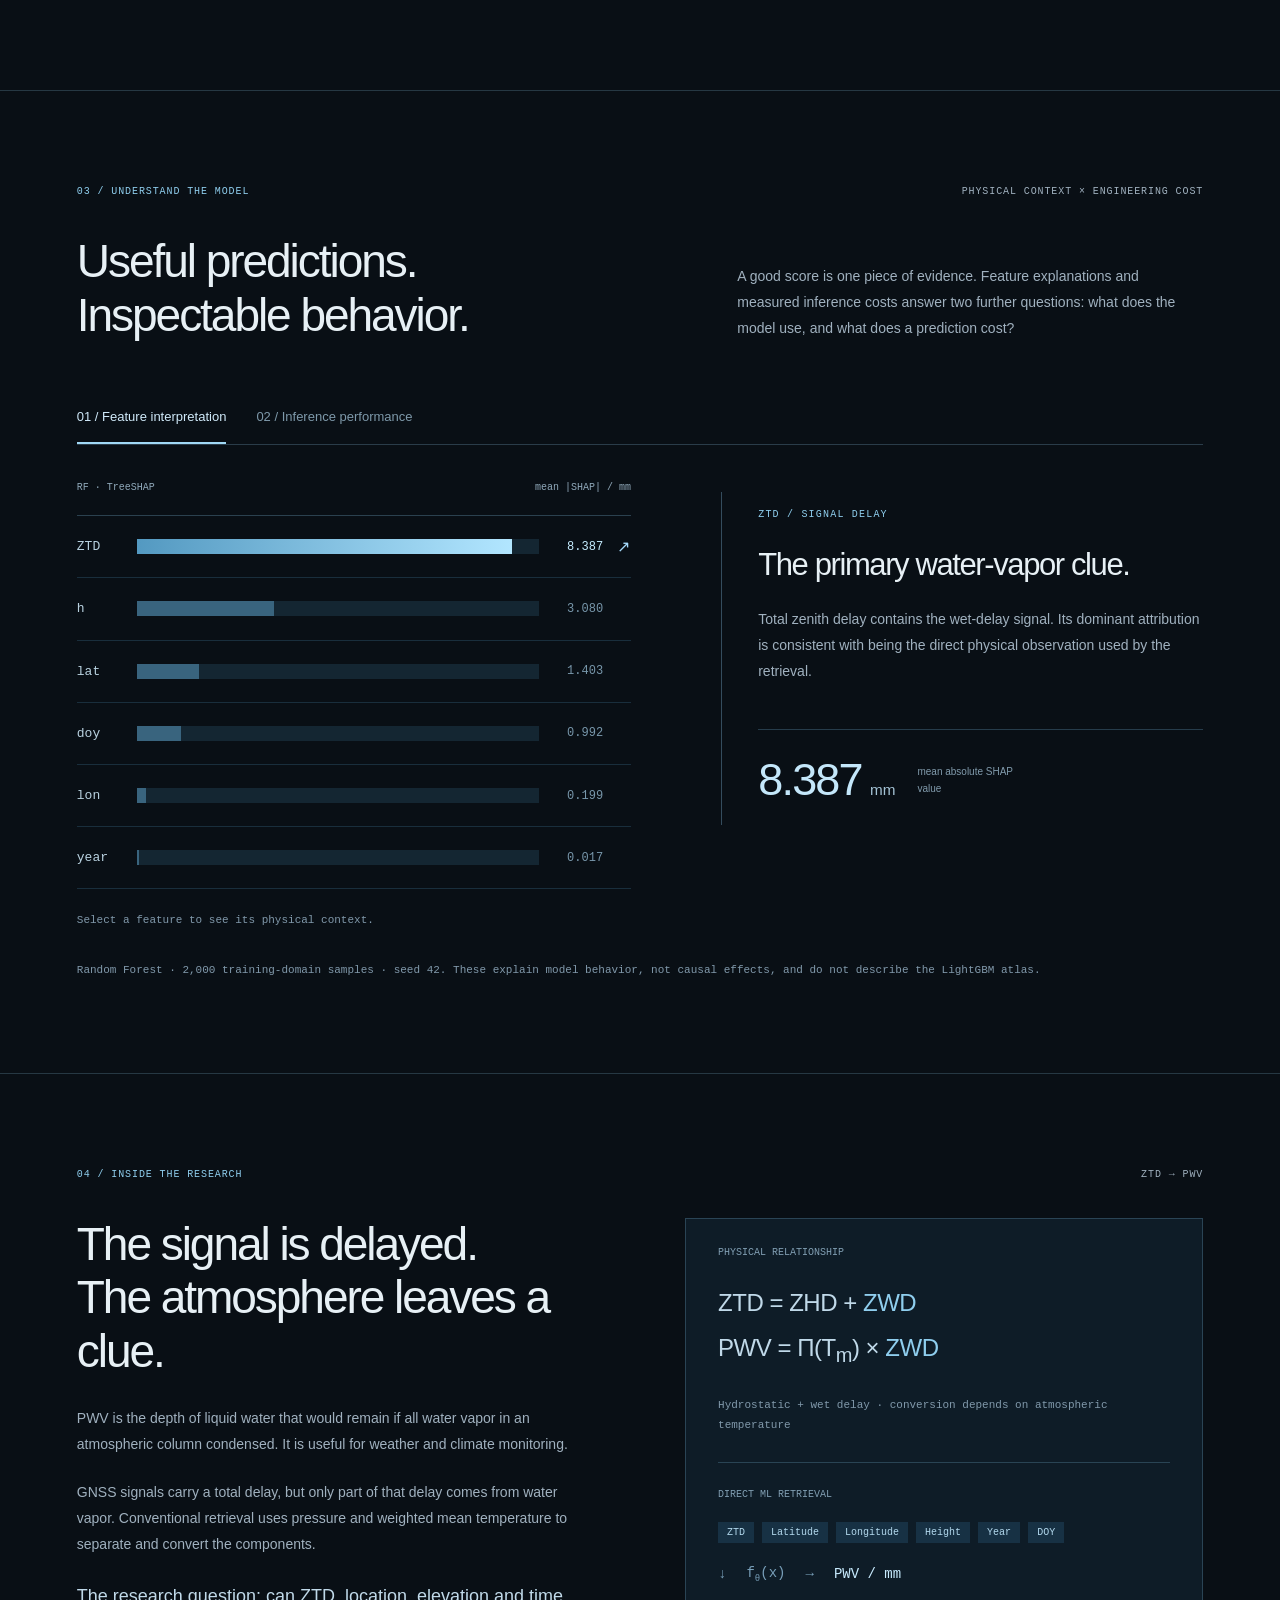
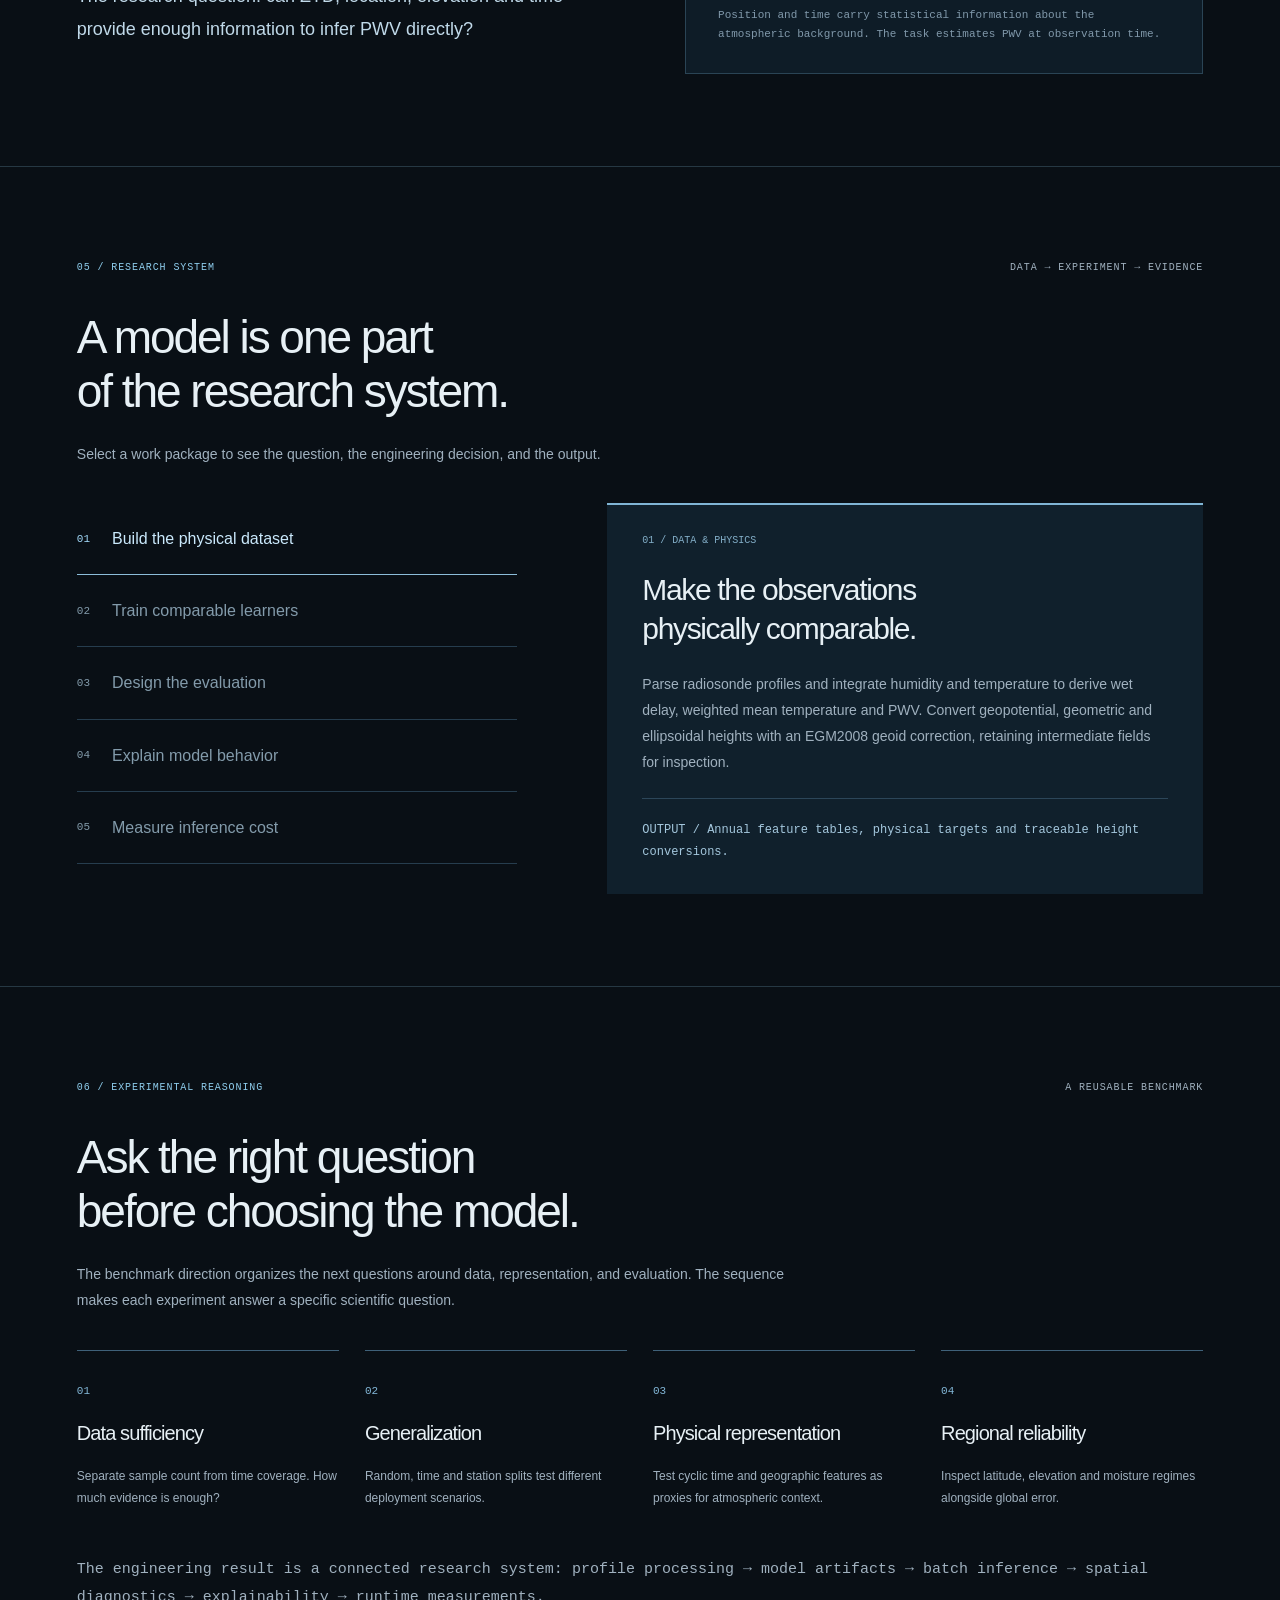
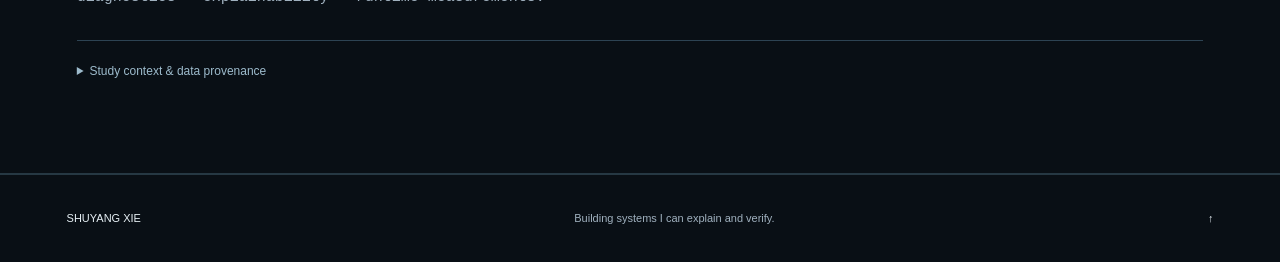
<file: gnss.html>
<!doctype html><html lang="en"><head><meta charset="utf-8"/><meta content="width=device-width,initial-scale=1" name="viewport"/><meta content="GNSS–PWV retrieval: physics-informed data preparation, machine learning and global evaluation." name="description"/><meta content="#090d12" name="theme-color"/><title>Shuyang Xie · GNSS–PWV Research</title><link href="portfolio.css" rel="stylesheet"/><link href="gnss-v4.css?v=20261104-r3" rel="stylesheet"/><link rel="stylesheet" href="gnss-atlas.css?v=20261104-r2"><script src="gnss-atlas.js?v=20261104-r2" defer></script><script src="gnss.js?v=20261104-r3" defer></script><script src="gnss-models.js?v=20261104-r3" defer></script></head><body class="gnss-page"><a class="skip" href="#main">Skip to content</a><header class="site-header"><a class="wordmark" href="index.html">✳ <span>SHUYANG XIE <small>/ PORTFOLIO</small></span></a><nav aria-label="Main navigation"><a data-zh="项目" href="index.html#projects">Projects</a><a data-zh="计算光学" href="optics.html">Optics</a><a data-zh="FPGA 视觉" href="fpga.html">FPGA vision</a><a aria-current="page" data-zh="GNSS–PWV" href="gnss.html">GNSS–PWV</a></nav><button aria-label="Switch to Chinese" class="lang" id="gnss-language">中文 ↗</button></header><main id="main">
<section class="gnss-hero wrap" id="overview">
 <div class="hero-copy-v4">
  <a class="back-link" href="index.html#projects"><span  data-zh="← 全部项目">← All projects</span></a>
  <div class="eyebrow"><span class="status-dot"></span> GNSS METEOROLOGY × MACHINE LEARNING</div>
  <h1  data-zh="从卫星信号，&lt;br&gt;&lt;em&gt;反演大气水汽。&lt;/em&gt;">Satellite signals.<br><em>Water-vapor insight.</em></h1>
  <p class="hero-summary" data-zh="利用 GNSS 信号延迟反演大气水汽含量，在推理时无需地面气象观测。">Measure atmospheric water vapor from GNSS signal delay—without surface weather measurements at inference.</p>
  <div class="hero-result">
   <div class="hero-score"><strong class="quantity"><span>1.99</span><small>mm</small></strong><span class="score-caption" data-zh="外部 GNSS 验证 RMSE">External GNSS RMSE</span></div>
   <div class="hero-result-context"><p  data-zh="从物理问题，到经过验证的机器学习流程。">From physics to a validated ML pipeline.</p><span>MAE 1.49 mm <i>·</i> R² 0.974</span><small  data-zh="集成模型 · 文稿阶段研究">Stacked ensemble · manuscript study</small></div>
  </div>
  <div class="actions"><a class="action-primary" href="#atlas"><span  data-zh="探索全球数据">Explore the data</span> <span>↘</span></a><a class="underlined" href="#methods"><span  data-zh="深入研究方法">Inside the research</span> ↗</a></div>
 </div>
 <div class="hero-observatory"><div class="observatory-top"><span>EARTH / OBSERVATION NETWORK</span><span class="live-label">2000–2021</span></div><div id="hero-globe"><div class="globe-placeholder"></div></div></div>
</section>
<nav class="chapter-nav wrap" aria-label="Project sections"><a href="#results"><span  data-zh="01 · 研究结果">01 · Results</span></a><a href="#atlas"><span  data-zh="02 · 交互探索">02 · Explore</span></a><a href="#diagnostics"><span  data-zh="03 · 模型解释">03 · Explain</span></a><a href="#methods"><span  data-zh="04 · 研究方法">04 · Methods</span></a></nav>
<section class="capabilities wrap" aria-label="Technical capabilities">
 <a href="#workflow" class="capability"><span class="cap-icon">∫</span><div><h3  data-zh="科学数据工程">Scientific data engineering</h3><p  data-zh="从大气廓线构建物理标签，统一不同观测来源的高度基准。">Physical targets from atmospheric profiles. Consistent height references across data sources.</p><span>ATMOSPHERIC PHYSICS · GEODESY ↗</span></div></a>
 <a href="#workflow" class="capability"><span class="cap-icon">⌘</span><div><h3  data-zh="机器学习系统">Machine-learning systems</h3><p  data-zh="可复用的训练与推理接口、模型存档，以及独立留出集上的集成学习。">Reusable training and inference interfaces, model artifacts and holdout stacking.</p><span>PYTHON · ENSEMBLES · AUTOML ↗</span></div></a>
 <a href="#atlas" class="capability"><span class="cap-icon">◎</span><div><h3  data-zh="可追溯的研究验证">Evidence-driven evaluation</h3><p  data-zh="把全局指标与区域误差、物理解释和推理成本联系起来。">Connect global scores to regional errors, physical interpretation and inference cost.</p><span>GEOSPATIAL ANALYSIS · SHAP ↗</span></div></a>
</section>
<section class="section wrap" id="results">
 <div class="section-label"><span  data-zh="01 / 研究结果">01 / THE RESULT</span><span>MANUSCRIPT STUDY</span></div>
 <div class="section-heading"><h2><span  data-zh="从信号延迟到水汽含量，&lt;br&gt;一条经过验证的路径。">A practical route<br>from delay to water vapor.</span></h2><p  data-zh="传统反演依赖气象信息。这里用信号延迟、位置与时间共六个特征，学习到 PWV 的直接映射。">Conventional retrieval uses atmospheric pressure and temperature information. This model learns a direct mapping from six delay, location and time features.</p></div>
 <div class="result-composition">
  <div class="result-story"><div class="big-result"><span class="eyebrow">EXTERNAL GNSS / 2014–2021</span><strong class="quantity"><span>1.99</span><small>mm</small></strong><p  data-zh="均方根误差">Root mean squared error</p></div><div class="result-explanation"><h3  data-zh="从探空廓线学习，&lt;br&gt;在另一种观测来源上验证。">Trained on radiosonde profiles.<br>Evaluated on a different observation source.</h3><p  data-zh="源数据包括 730 个探空站，以及覆盖 5,085 个站点的 GNSS 记录。">The source data include 730 radiosonde stations and a GNSS record covering 5,085 stations.</p></div></div>
  <div class="comparison"><div class="chart-top"><span><span  data-zh="全球反演误差">Global retrieval error</span></span><span>RMSE / mm ↓</span></div><div class="compare-bars" id="compare-bars">
   <button class="compare-row" data-model="0" aria-pressed="false"><span class="compare-name">GPT3 <small><span  data-zh="经验气象模型">Empirical atmosphere</span></small></span><span class="compare-track"><i style="--bar:80.33%"></i></span><strong>2.41</strong></button>
   <button class="compare-row active" data-model="1" aria-pressed="true"><span class="compare-name">ML ensemble <small><span  data-zh="六个输入">Six inputs</span></small></span><span class="compare-track"><i style="--bar:66.33%"></i></span><strong>1.99</strong></button>
   <button class="compare-row" data-model="2" aria-pressed="false"><span class="compare-name">ERA5 <small><span  data-zh="再分析参考">Reanalysis reference</span></small></span><span class="compare-track"><i style="--bar:58%"></i></span><strong>1.74</strong></button>
  </div><div class="comparison-detail" id="comparison-detail" aria-live="polite"></div><div class="chart-bottom"><span  data-zh="点击方法，查看它依赖的输入。">Select a method to inspect its inputs.</span><a href="gnss-manuscript-results.webp" target="_blank" rel="noopener"><span  data-zh="原稿结果图 ↗">Original figure ↗</span></a></div></div>
 </div>
 <details class="method-note"><summary><span  data-zh="评价设置与研究背景">Evaluation setup & research context</span></summary><div><p><span  data-zh="文稿阶段研究（未发表）：使用 IGRA 2014–2018 年资料训练，2019–2021 年内部测试 RMSE 为 1.30 mm；外部 GNSS 验证覆盖 2014–2021 年，RMSE 为 1.99 mm、MAE 为 1.49 mm、R² 为 0.974。内部与外部指标对应不同数据域。">Manuscript study (unpublished): train on IGRA 2014–2018; internal test 2019–2021, RMSE 1.30 mm. External GNSS evaluation spans 2014–2021, with RMSE 1.99 mm, MAE 1.49 mm and R² 0.974. Internal and external scores refer to different data domains.</span></p><p><span  data-zh="GNSS 验证既包含与训练期重叠的年份，也包含更晚年份。5,085 表示 GNSS 源记录覆盖的站点数。对比数据来自文稿图 4，各方法对气象输入的依赖不同。">The GNSS period overlaps the training years and includes later years. The 5,085-station figure describes the source GNSS record. The comparison reproduces manuscript Figure 4; the methods have different meteorological input requirements.</span></p></div></details>
</section>
<section class="section atlas-section" id="atlas"><div class="wrap">
 <div class="section-label"><span  data-zh="02 / 交互探索">02 / EXPLORE THE EVIDENCE</span><span>CONTINUED RESEARCH / LIGHTGBM</span></div>
 <div class="section-heading"><h2><span  data-zh="一个全球指标，&lt;br&gt;数千个局地视角。">A global score.<br>Thousands of local stories.</span></h2><div><p  data-zh="模型在哪些地区表现稳定，误差又在哪里增大？切换指标、筛选区域、放大并点选站点，查看真实的局地结果。">Where does the model perform well—and where does the error grow? Explore real station aggregates, change the metric, and inspect individual locations.</p><span class="dataset-tag">440,000 <span  data-zh="条观测">observations</span> <i>·</i> 2000–2021 <i>·</i> LightGBM</span></div></div>
 <div id="atlas-root"><p class="loading-note"><span  data-zh="正在加载观测图谱…">Preparing the observation atlas…</span></p></div>
 <p class="data-note atlas-footnote"><span  data-zh="后续研究存档 · 每年抽样 20,000 条观测。这组独立 LightGBM 实验与上方文稿集成模型分开呈现。位置组由经纬度和高度定义。">Later research snapshot · 20,000 sampled observations per year. This standalone LightGBM experiment is separate from the manuscript ensemble above. Location groups use latitude, longitude and elevation.</span></p>
</div></section><section class="section wrap" id="models">
<div class="section-label"><span  data-zh="模型与工具">MODEL STACK</span><span>CONTINUED RESEARCH / TRAINING FRAMEWORK</span></div>
<div class="section-heading"><h2><span  data-zh="模型与技术栈。">Models &amp; tools.</span></h2><p  data-zh="围绕同一个 PWV 反演任务，接入八类模型：树集成、神经网络回归、Recursive Feature Machines 与两层 Stacking。">Eight model families connected to one PWV retrieval workflow: tree ensembles, neural regression, Recursive Feature Machines and two-level stacking.</p></div>
<div id="model-demo"></div>
<p class="data-note"><span  data-zh="选择模型，查看不同的学习机制。图中为算法结构与步骤示意。">Select a model to explore its mechanism. Schematic architecture and illustrative stages.</span></p>
<div class="model-grid"><article class="model-entry"><span class="model-family">GRADIENT BOOSTING</span><h3>LightGBM</h3><p  data-zh="梯度提升树回归；用于本页全球误差图谱与 CPU 推理性能评估。">Boosted trees for tabular regression. Used in the global error atlas and CPU inference profile.</p></article><article class="model-entry"><span class="model-family">GRADIENT BOOSTING</span><h3>XGBoost</h3><p  data-zh="接入统一训练流程的另一类提升树模型，同时作为 Stacking 基学习器。">A second boosted-tree learner in the training framework and a base model in stacking.</p></article><article class="model-entry"><span class="model-family">BAGGING / RF</span><h3>Random Forest</h3><p  data-zh="树集成基线与 Stacking 基学习器；通过 TreeSHAP 分析各物理输入的作用。">A tree-ensemble baseline and stacking learner. TreeSHAP examines its use of the physical inputs.</p></article><article class="model-entry"><span class="model-family">HISTOGRAM BOOSTING</span><h3>HistGB</h3><p  data-zh="基于直方图的梯度提升模型，共用特征定义与评价接口，并参与集成。">Histogram-based gradient boosting, integrated through the same feature and evaluation interfaces.</p></article><article class="model-entry"><span class="model-family">NEURAL REGRESSION</span><h3>MLP</h3><p  data-zh="对输入标准化后的神经网络回归；既作为独立模型，也用于集成的元学习层。">A standardized-input neural regressor, used both as a standalone learner and as the stacking meta-model.</p></article><article class="model-entry"><span class="model-family">TABULAR DEEP LEARNING</span><h3>TabM</h3><p  data-zh="使用 PyTorch 训练，结合验证集早停；预测时对模型输出取平均。">PyTorch training with validation-based early stopping; average the model outputs for prediction.</p></article><article class="model-entry"><span class="model-family">RECURSIVE FEATURE MACHINES</span><h3>xRFM</h3><p  data-zh="接入回归流程，适配特征标准化、GPU 训练和模型保存后的统一推理。">Adapted into the regression pipeline with feature scaling, GPU training and saved-model inference.</p></article><article class="model-entry"><span class="model-family">TWO-LEVEL ENSEMBLE</span><h3>Stacking</h3><p  data-zh="将五个基模型的预测拼接为元特征，在独立留出子集上训练 MLP 元学习器。">Five base-model predictions become inputs to an MLP meta-learner, trained on a separate holdout subset.</p></article></div>
<div class="stacking-path"><div><span class="model-family">BASE LEARNERS</span><strong>RF · HistGB · XGBoost · LightGBM · MLP</strong></div><span class="stacking-arrow" aria-hidden="true">→</span><div><span class="model-family">HOLDOUT PREDICTIONS</span><strong><span  data-zh="5 路预测 → MLP → PWV">5 predictions → MLP → PWV</span></strong></div></div>
<div class="model-tools"><span>Python</span><span>FLAML</span><span>scikit-learn</span><span>PyTorch</span><span>NumPy / pandas</span><span>SHAP</span><span>joblib</span></div>
<p class="data-note"><span  data-zh="FLAML 用于超参数搜索；保存预处理状态与模型产物，通过统一预测接口复用。这是后续研究的训练框架，与文稿阶段的集成模型结果分开呈现。">FLAML supports hyperparameter search; preprocessing state and model artifacts are saved for reuse through a common prediction interface. This is the later training framework, separate from the manuscript-stage ensemble results.</span></p>
</section>
<section class="section wrap" id="diagnostics">
 <div class="section-label"><span  data-zh="03 / 模型解释">03 / UNDERSTAND THE MODEL</span><span>PHYSICAL CONTEXT × ENGINEERING COST</span></div>
 <div class="section-heading"><h2><span  data-zh="预测之外，&lt;br&gt;看懂模型的行为。">Useful predictions.<br>Inspectable behavior.</span></h2><p  data-zh="误差指标只是证据的一部分。特征解释与推理测试进一步回答：模型在使用什么信息，一次预测又需要多少资源？">A good score is one piece of evidence. Feature explanations and measured inference costs answer two further questions: what does the model use, and what does a prediction cost?</p></div>
 <div class="diagnostic-tabs" role="group" aria-label="Diagnostic views"><button data-diagnostic="shap" aria-pressed="true" class="active"><span  data-zh="01 / 特征解释">01 / Feature interpretation</span></button><button data-diagnostic="runtime" aria-pressed="false"><span  data-zh="02 / 推理性能">02 / Inference performance</span></button></div>
 <div id="shap-view" class="diagnostic-view"><div class="feature-chart"><div class="chart-top"><span>RF · TreeSHAP</span><span><span  data-zh="平均 |SHAP| / mm">mean |SHAP| / mm</span></span></div><div id="shap-chart"></div><p class="data-note"><span  data-zh="点击特征，查看它与物理问题的联系。">Select a feature to see its physical context.</span></p></div><aside class="feature-context" aria-live="polite"><span class="eyebrow" id="feature-kicker"></span><h3 id="feature-title"></h3><p id="feature-body"></p><div class="feature-value"><strong class="quantity"><span id="feature-number"></span><small>mm</small></strong><span><span  data-zh="平均绝对 SHAP 值">mean absolute SHAP value</span></span></div></aside><p class="data-note full-row"><span  data-zh="Random Forest · 训练域 2,000 条抽样 · seed 42。解释模型的统计行为，不代表因果效应，也不对应上方 LightGBM 图谱。">Random Forest · 2,000 training-domain samples · seed 42. These explain model behavior, not causal effects, and do not describe the LightGBM atlas.</span></p></div>
 <div id="runtime-view" class="diagnostic-view" hidden><div class="runtime-overview"><span class="eyebrow">LIGHTGBM / SINGLE-THREAD CPU</span><h3><span  data-zh="一次预测的运行成本。">The cost of one prediction.</span></h3><div id="runtime-metrics"></div><p class="data-note"><span  data-zh="100 次预热 · 2,000 次计时 · batch size 1 · 不含模型加载。本地 CPU 基准。">100 warm-ups · 2,000 timed predictions · batch size 1 · model loading excluded. Local CPU benchmark.</span></p></div><div class="runtime-profile"><div class="chart-top"><span><span  data-zh="延迟分位数">Latency distribution</span></span><span>ms</span></div><div id="latency-chart"></div><div class="memory-profile"><span><span  data-zh="模型文件">Model artifact</span></span><strong id="artifact-size"></strong></div><p><span  data-zh="平均延迟、尾延迟和内存共同构成推理成本画像，为工程选型提供依据。">Tail latency and memory complement the average: a deployment decision needs all three.</span></p></div></div>
</section><section class="wrap section" id="methods"><div class="section-label"><span data-zh="04 / 深入研究方法">04 / INSIDE THE RESEARCH</span><span>ZTD → PWV</span></div><div class="physics-layout"><div class="physics-copy"><h2 data-zh="信号的延迟，&lt;br&gt;藏着大气的线索。">The signal is delayed.<br/>The atmosphere leaves a clue.</h2><p class="" data-zh="PWV（可降水量）表示一整柱大气中的水汽全部凝结后形成的水层厚度，是天气与气候监测的重要量。">PWV is the depth of liquid water that would remain if all water vapor in an atmospheric column condensed. It is useful for weather and climate monitoring.</p><p class="" data-zh="GNSS 信号包含大气总延迟，但其中只有一部分来自水汽。传统反演借助气压与加权平均温度，分离并转换不同延迟分量。">GNSS signals carry a total delay, but only part of that delay comes from water vapor. Conventional retrieval uses pressure and weighted mean temperature to separate and convert the components.</p><p class="intro-lead" data-zh="研究问题是：总延迟、位置、高度和时间，能否提供足够的信息，直接反演 PWV？">The research question: can ZTD, location, elevation and time provide enough information to infer PWV directly?</p></div><div class="physics-diagram"><div class="route"><div class="route-title"><span data-zh="物理关系">PHYSICAL RELATIONSHIP</span></div><div class="equation">ZTD = ZHD + <em>ZWD</em></div><div class="equation">PWV = Π(T<sub>m</sub>) × <em>ZWD</em></div><p class="data-note" data-zh="静力延迟 + 湿延迟 · 转换因子依赖大气温度">Hydrostatic + wet delay · conversion depends on atmospheric temperature</p></div><div class="route ml-route"><div class="route-title"><span data-zh="机器学习直接反演">DIRECT ML RETRIEVAL</span></div><div class="input-chips"><span>ZTD</span><span>Latitude</span><span>Longitude</span><span>Height</span><span>Year</span><span>DOY</span></div><div class="retrieval-output">↓ <span>f<sub>θ</sub>(x)</span> → <strong>PWV / mm</strong></div><p class="data-note" data-zh="位置与时间承载大气背景的统计信息。任务是反演观测时刻的 PWV。">Position and time carry statistical information about the atmospheric background. The task estimates PWV at observation time.</p></div></div></div></section><section class="wrap section" id="workflow"><div class="section-label"><span data-zh="05 / 研究系统">05 / RESEARCH SYSTEM</span><span>DATA → EXPERIMENT → EVIDENCE</span></div><h2 data-zh="模型只是研究系统&lt;br&gt;中的一环。">A model is one part<br/>of the research system.</h2><p class="" data-zh="选择一个工作环节，查看它解决的问题、技术判断和对应产物。">Select a work package to see the question, the engineering decision, and the output.</p><div class="research-layout"><div aria-label="Research work packages" class="research-tabs" role="group"><button aria-pressed="true" class="active" data-task="0"><b>01</b><span data-zh="构建物理一致的数据">Build the physical dataset</span></button><button aria-pressed="false" class="" data-task="1"><b>02</b><span data-zh="组织统一训练流程">Train comparable learners</span></button><button aria-pressed="false" class="" data-task="2"><b>03</b><span data-zh="设计评价体系">Design the evaluation</span></button><button aria-pressed="false" class="" data-task="3"><b>04</b><span data-zh="解释模型行为">Explain model behavior</span></button><button aria-pressed="false" class="" data-task="4"><b>05</b><span data-zh="衡量推理成本">Measure inference cost</span></button></div><div aria-live="polite" class="research-detail"><div class="task-kicker" id="task-kicker"></div><h3 id="task-title"></h3><p id="task-body"></p><div class="task-output" id="task-output"></div></div></div></section><section class="wrap section" id="research-design"><div class="section-label"><span data-zh="06 / 实验设计思路">06 / EXPERIMENTAL REASONING</span><span>A REUSABLE BENCHMARK</span></div><h2 data-zh="先设计问题，&lt;br&gt;再选择模型。">Ask the right question<br/>before choosing the model.</h2><p class="" data-zh="进阶研究围绕数据、特征表达和评价组织问题，让每一项实验都对应一个明确的科学判断。">The benchmark direction organizes the next questions around data, representation, and evaluation. The sequence makes each experiment answer a specific scientific question.</p><div class="experiment-chain"><article><span>01</span><h3 data-zh="数据是否充分">Data sufficiency</h3><p class="" data-zh="区分样本量与时间覆盖，判断需要多少数据才能稳定评价。">Separate sample count from time coverage. How much evidence is enough?</p></article><article><span>02</span><h3 data-zh="能力如何推广">Generalization</h3><p class="" data-zh="随机、时间与站点划分，对应不同的实际应用场景。">Random, time and station splits test different deployment scenarios.</p></article><article><span>03</span><h3 data-zh="输入如何表达">Physical representation</h3><p class="" data-zh="检验时间周期与地理特征如何表达隐含的大气背景。">Test cyclic time and geographic features as proxies for atmospheric context.</p></article><article><span>04</span><h3 data-zh="结果在哪里可靠">Regional reliability</h3><p class="" data-zh="在全球误差之外，观察纬度、高度与水汽强度下的表现。">Inspect latitude, elevation and moisture regimes alongside global error.</p></article></div><div class="experiment-note"><p class="intro-lead" data-zh="工程成果是一套连通的研究系统：廓线处理 → 模型产物 → 批量推理 → 空间诊断 → 可解释分析 → 运行性能测量。">The engineering result is a connected research system: profile processing → model artifacts → batch inference → spatial diagnostics → explainability → runtime measurements.</p></div><details class="gnss-notes"><summary><span data-zh="研究背景与数据来源">Study context &amp; data provenance</span></summary><p class="" data-zh="原始研究记录于尚未发表的研究文稿，其成果标为“文稿阶段研究”。工作台使用后续存档的 CSV、SHAP 与性能测试结果，每个视图均标明模型和抽样背景。">The original study is documented in an unpublished research manuscript. Its reported figures are labeled “Manuscript study.” The workbench uses subsequent archived CSV, SHAP and benchmark outputs, with model and sampling context shown beside each view.</p><p class="" data-zh="地图汇总按观测数量加权，保留低样本量和高误差组；单点指标的稳定性可能低于全局汇总。此处不分发原始观测、模型权重或完整文稿。">Map summaries weight station errors by observation count. The map preserves low-count and high-error groups; an individual point may be less stable than the global summary. No raw observations, model weights or complete manuscript are distributed here.</p></details></section></main><footer class="site-footer"><a href="index.html">SHUYANG XIE</a><span data-zh="把复杂问题变成可解释、可验证的系统。">Building systems I can explain and verify.</span><a href="#">↑</a></footer></body></html>
</file>
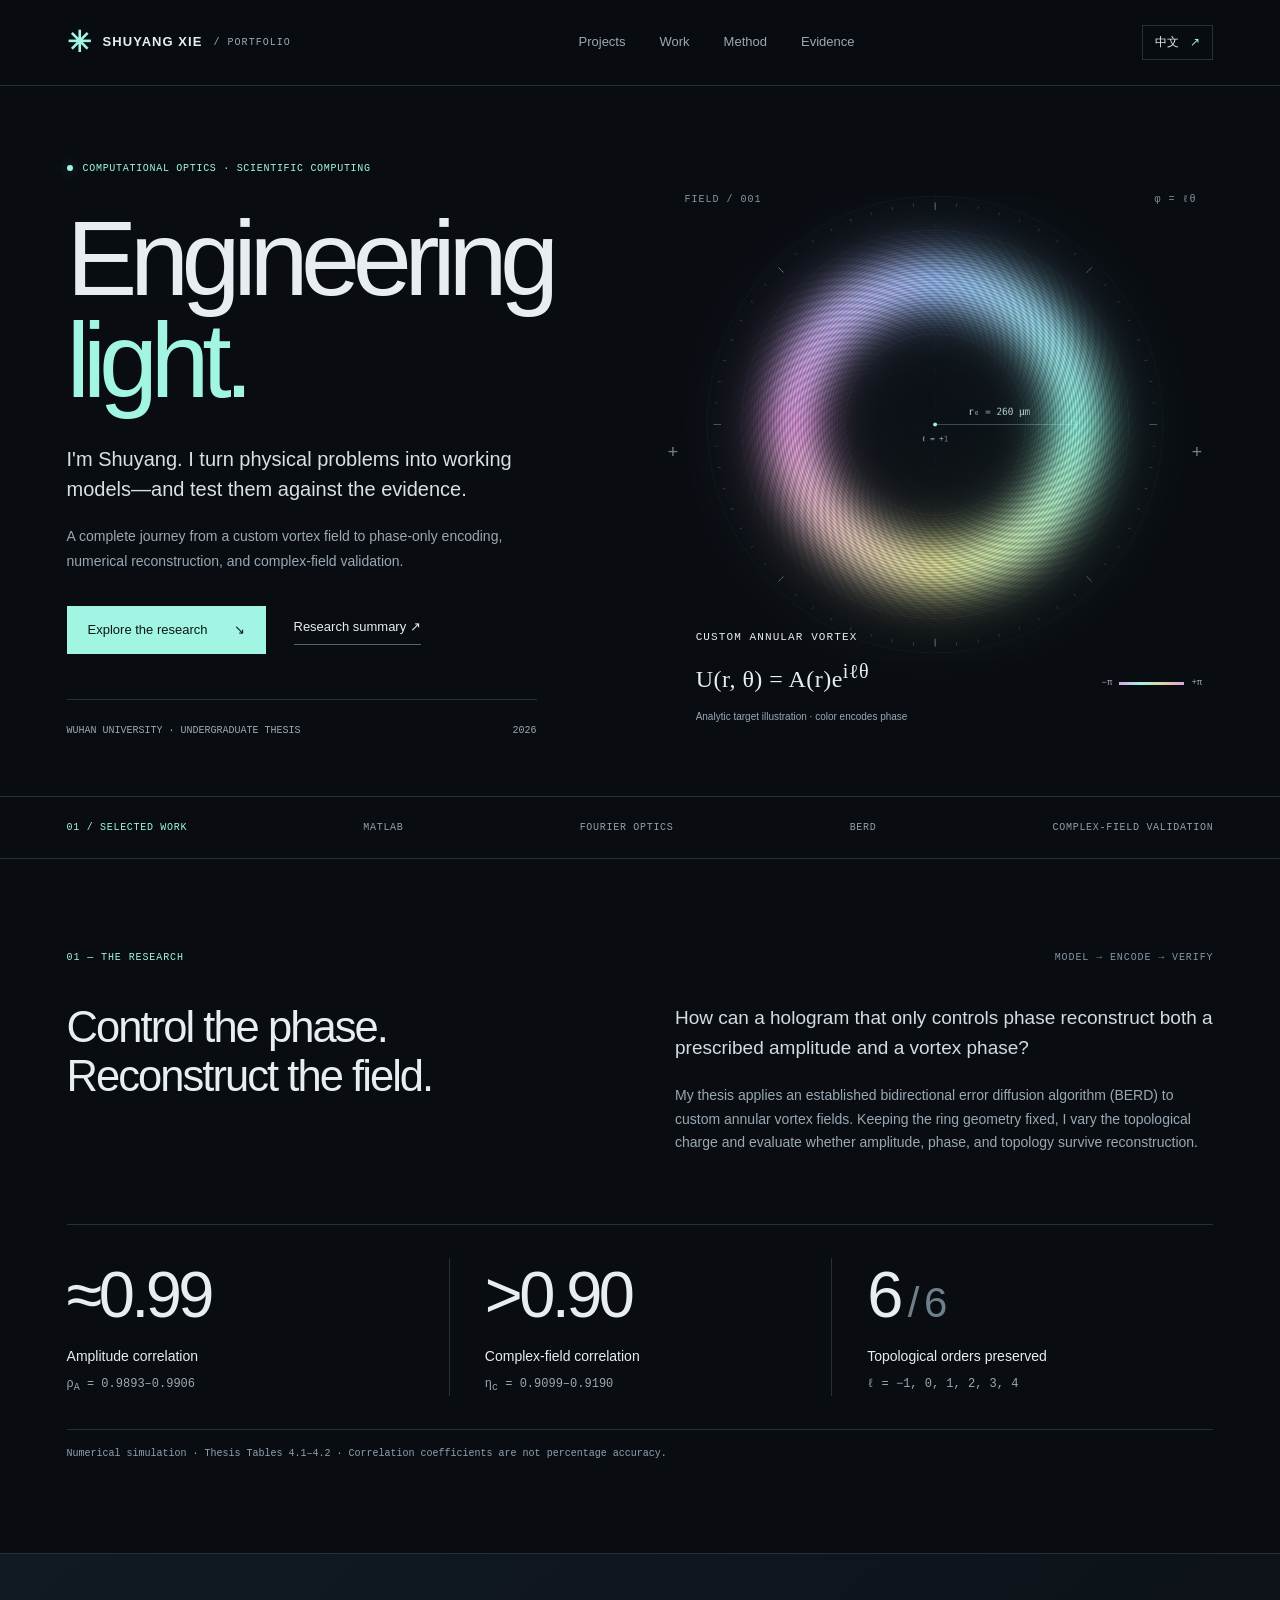
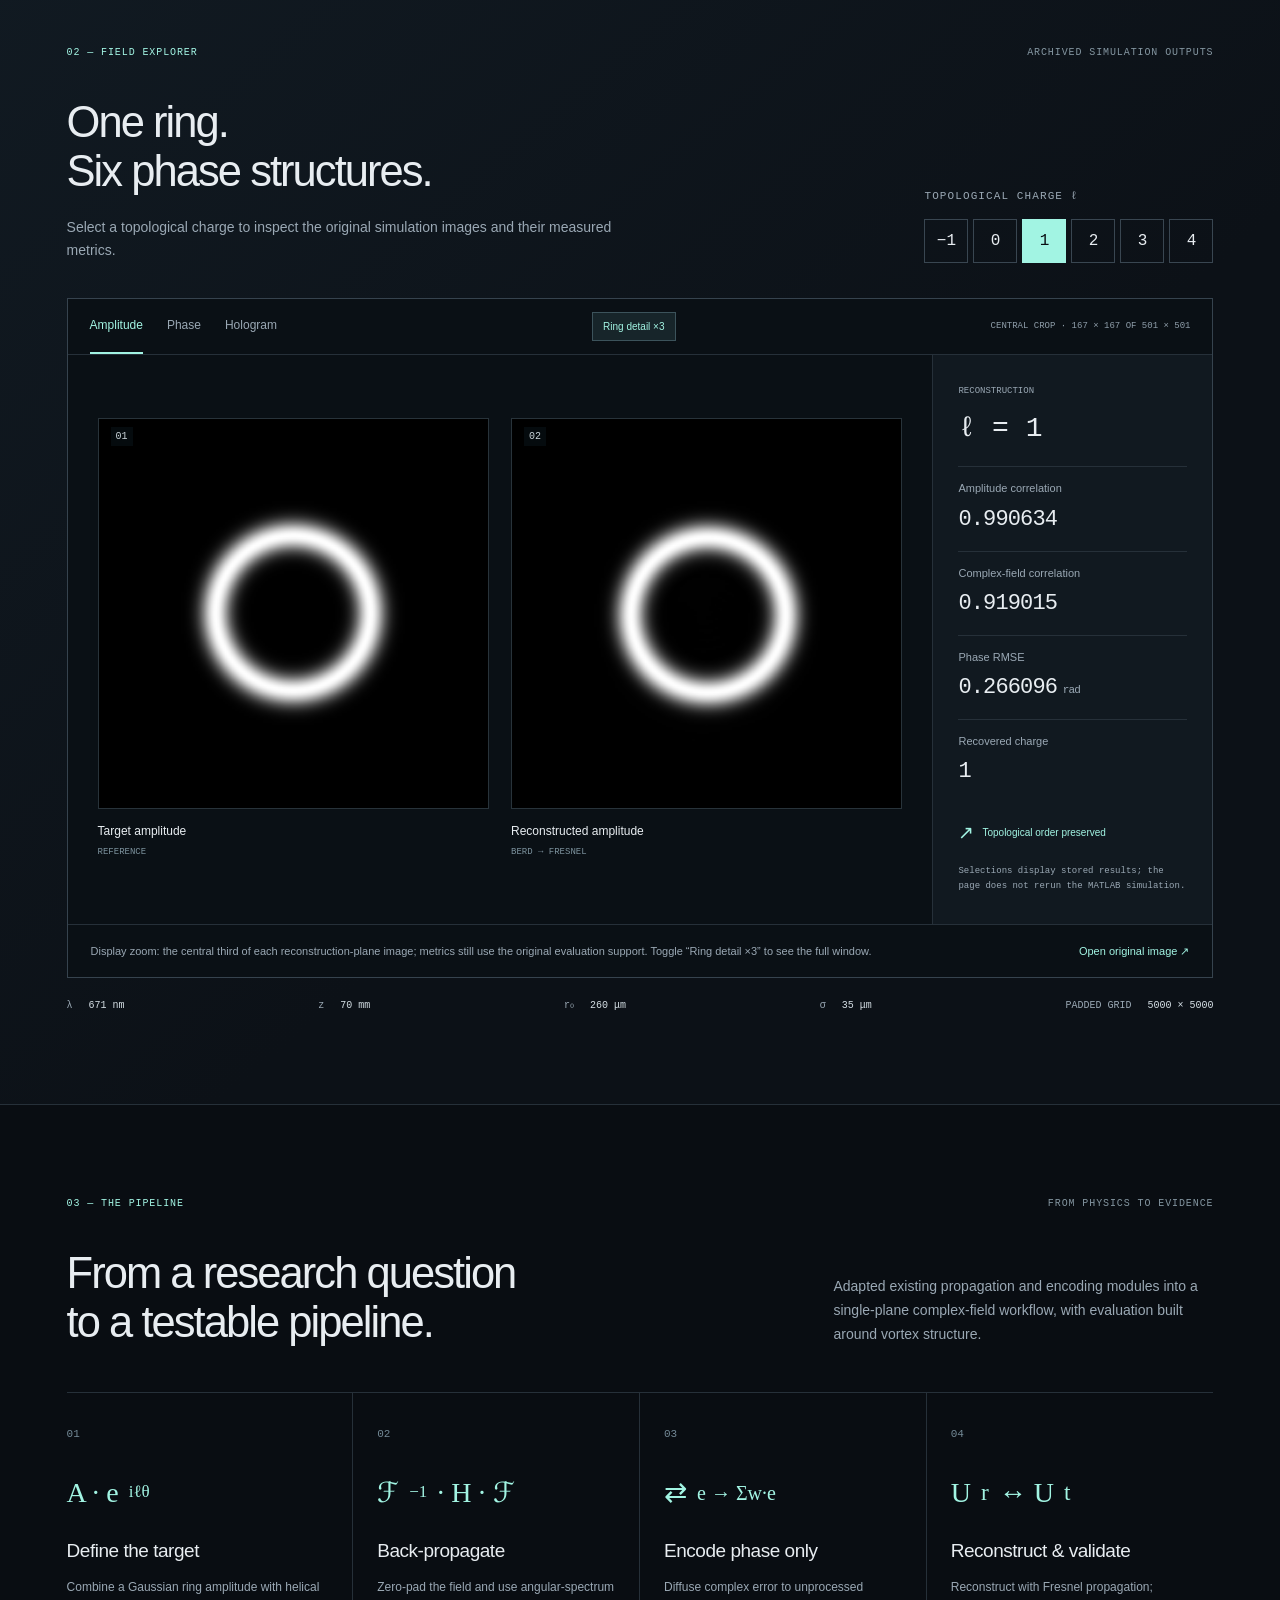
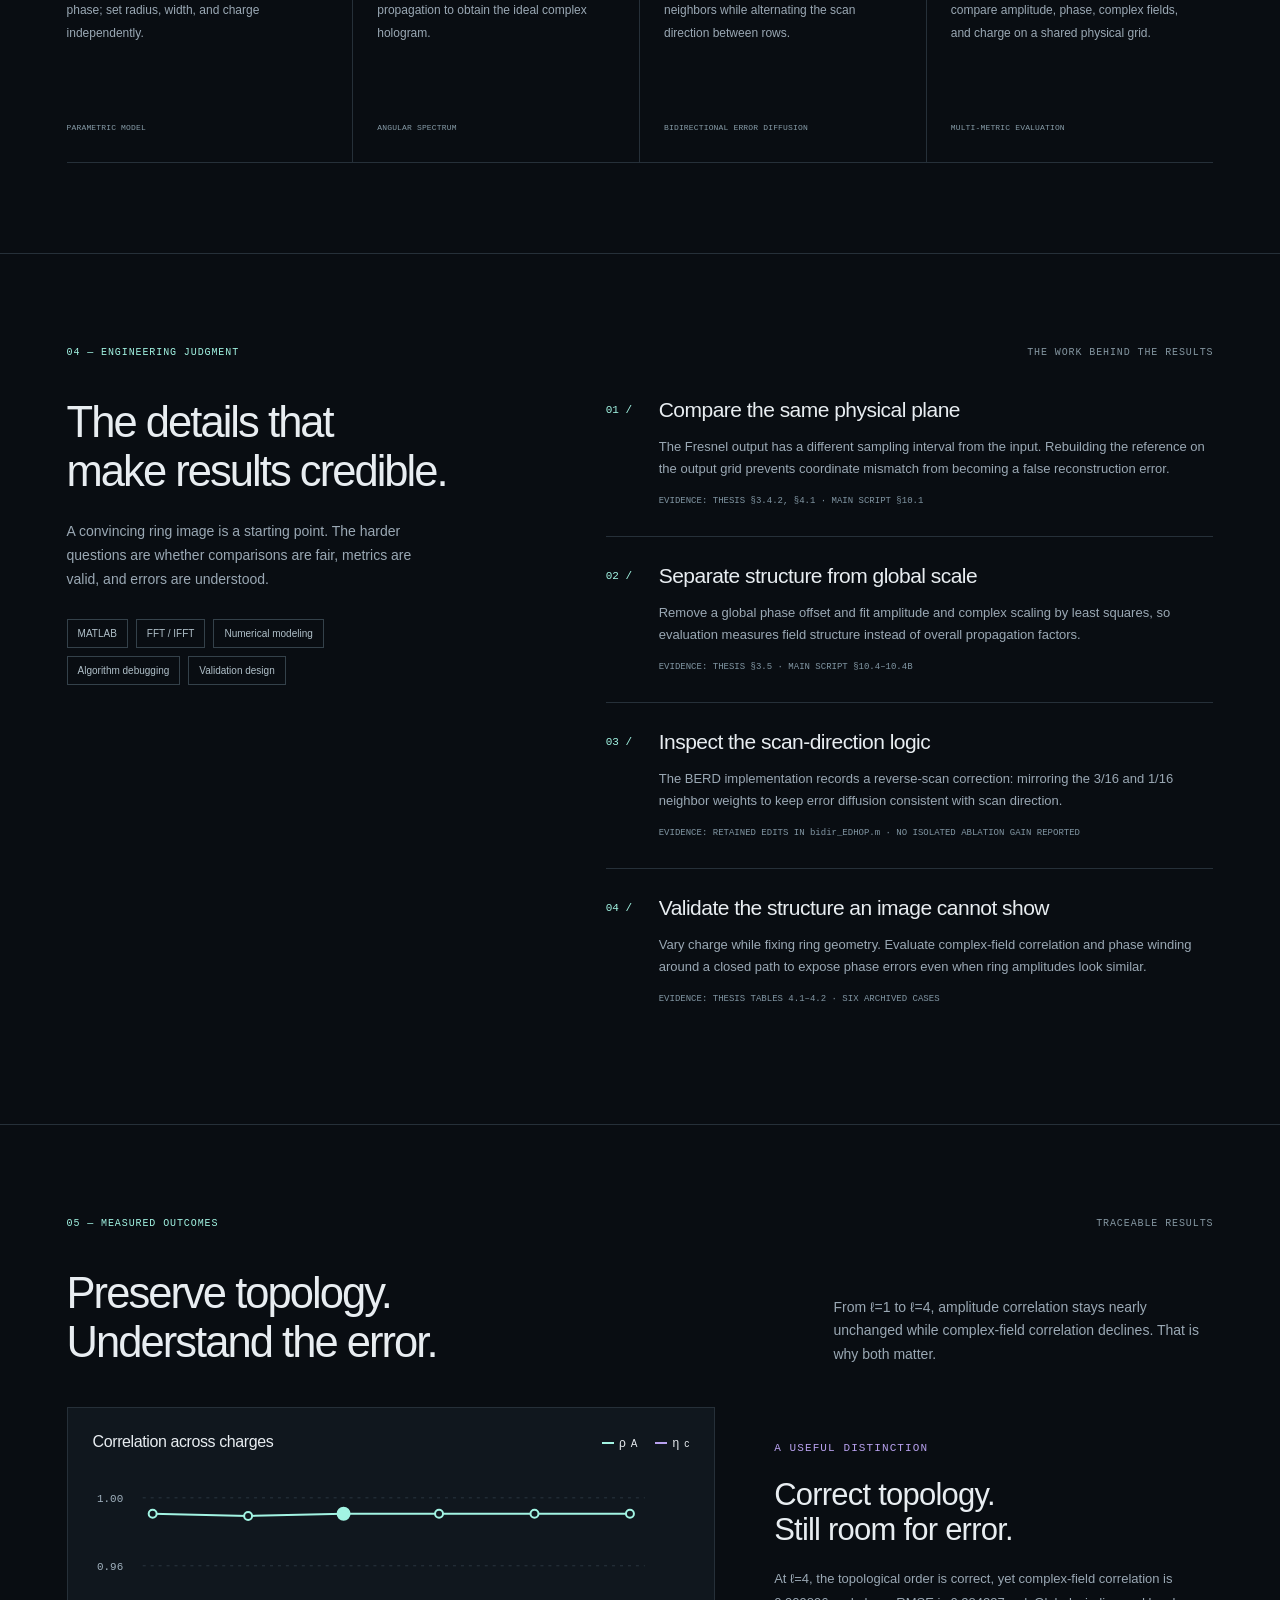
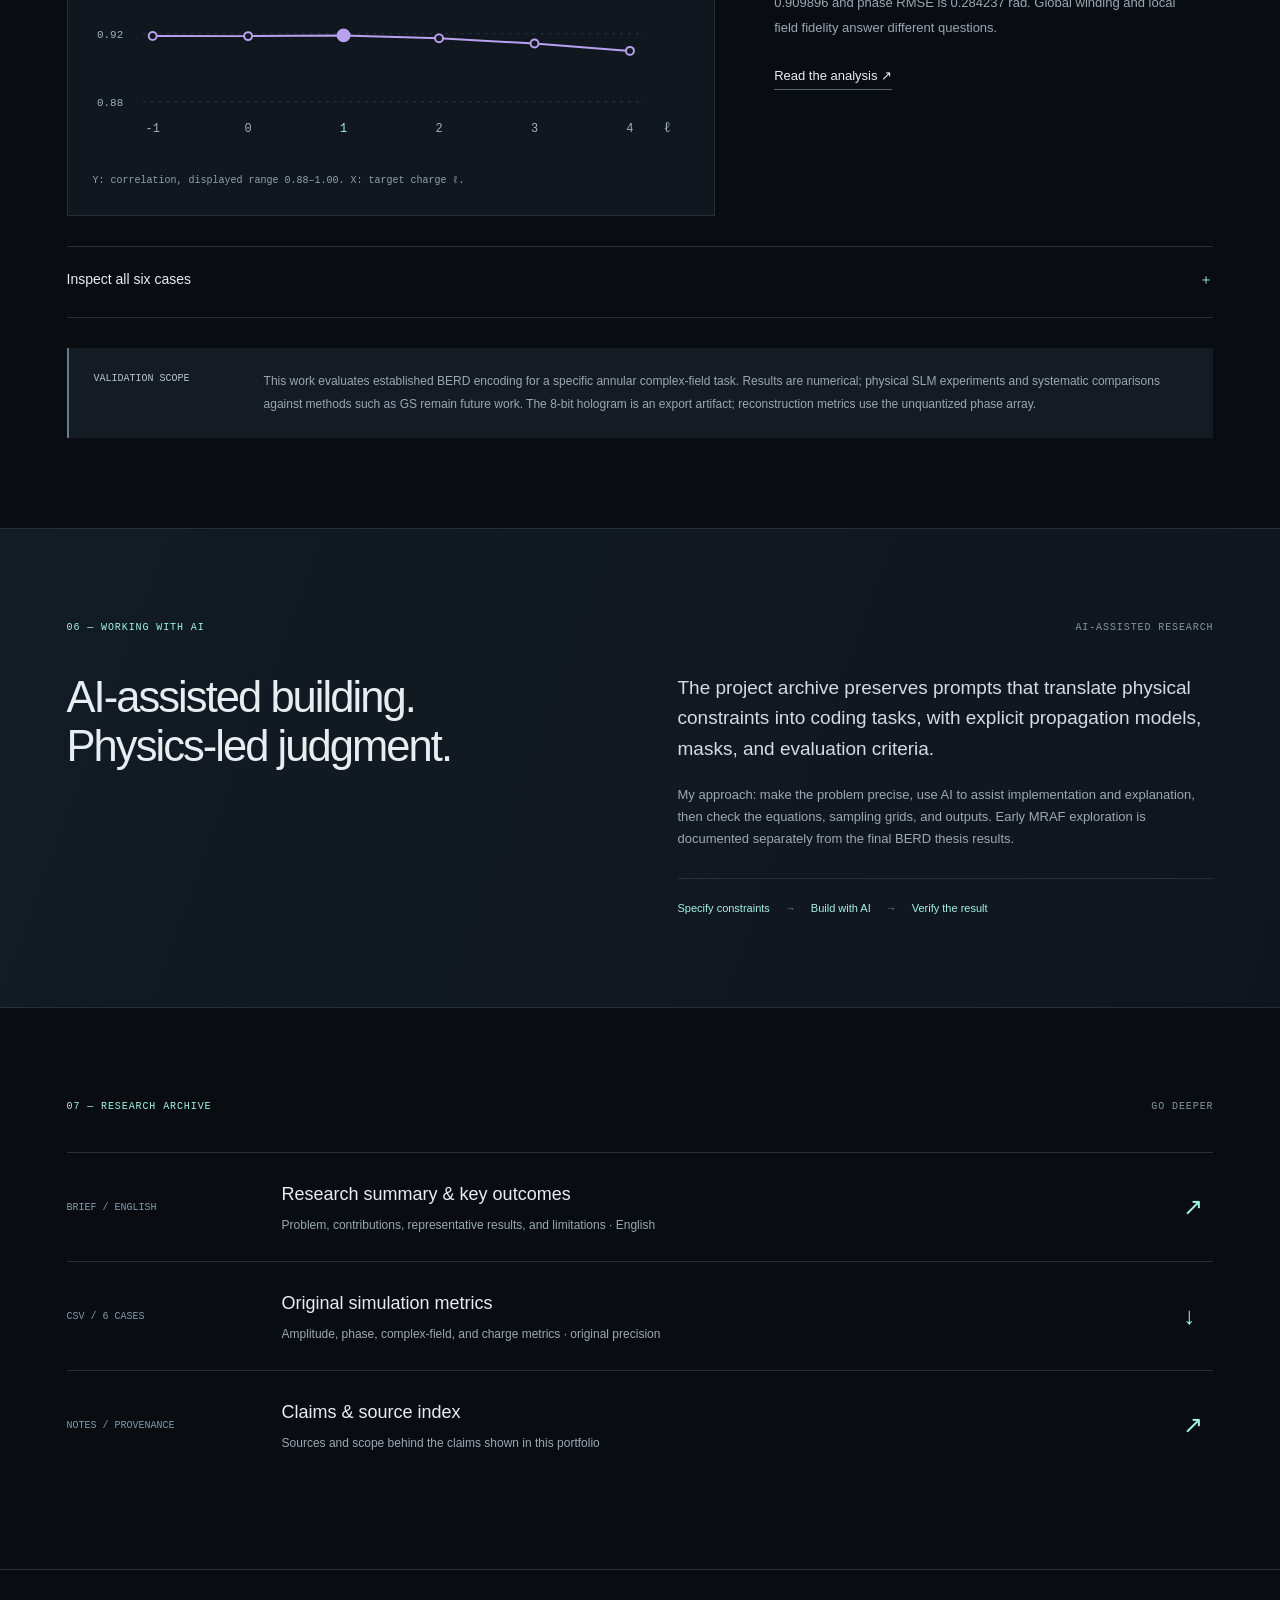
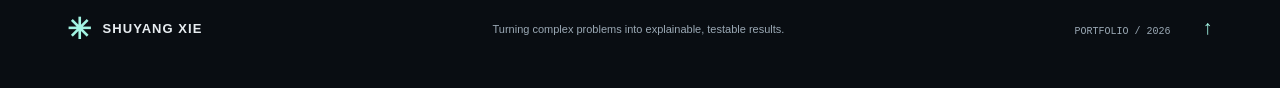
<file: optics.html>
<!DOCTYPE html>
<html lang="en">
<head>
  <meta charset="UTF-8"><meta name="viewport" content="width=device-width, initial-scale=1">
  <meta name="description" content="Shuyang Xie — computational optics portfolio. From complex-field modeling to phase-only holography and quantitative validation.">
  <meta name="theme-color" content="#090d12"><title>Shuyang Xie · Engineering Light</title>
  <link rel="stylesheet" href="style.css"><script src="app.js" defer></script>
</head>
<body>
<a class="skip" href="#main">Skip to content</a>
<header><a class="brand" href="#"><span class="brand-symbol" aria-hidden="true">✳</span> SHUYANG XIE<span class="brand-sub"> / PORTFOLIO</span></a><nav aria-label="Main navigation"><a href="index.html" data-zh="全部项目">Projects</a><a href="#work" data-zh="研究项目">Work</a><a href="#method" data-zh="技术路径">Method</a><a href="#evidence" data-zh="成果证据">Evidence</a></nav><button id="language" class="language" aria-label="Switch to Chinese">中文 <span>↗</span></button></header>
<main id="main">
<section class="hero" aria-labelledby="hero-title">
  <div class="hero-copy"><div class="eyebrow"><i></i><span data-zh="计算光学 · 科学计算 · 工程验证">COMPUTATIONAL OPTICS · SCIENTIFIC COMPUTING</span></div>
  <h1 id="hero-title"><span data-zh="让光场">Engineering</span><br><span class="accent" data-zh="如期重现。">light.</span></h1>
  <p class="hero-intro" data-zh="我是解书扬。我把物理问题转化为可运行的模型，再用数据验证它。">I'm Shuyang. I turn physical problems into working models—and test them against the evidence.</p>
  <p class="hero-detail" data-zh="从一个定制涡旋光场出发，建立纯相位编码、数值重建与复振幅评价的完整流程。">A complete journey from a custom vortex field to phase-only encoding, numerical reconstruction, and complex-field validation.</p>
  <div class="hero-actions"><a class="button primary" href="#work"><span data-zh="探索这项研究">Explore the research</span><span>↘</span></a><a class="text-link" href="research-summary.html" target="_blank" rel="noopener"><span data-zh="研究摘要">Research summary</span> ↗</a></div>
  <div class="hero-meta"><span data-zh="武汉大学 · 本科毕业论文">WUHAN UNIVERSITY · UNDERGRADUATE THESIS</span><span>2026</span></div></div>
  <div class="hero-art"><canvas id="vortex" width="900" height="900" aria-label="Illustrative phase-colored Gaussian ring target, not an experimental measurement"></canvas><div class="art-top"><span>FIELD / 001</span><span>φ = ℓθ</span></div><div class="art-cross cross-one">+</div><div class="art-cross cross-two">+</div><div class="art-label"><span class="tiny" data-zh="定制环形涡旋光场">CUSTOM ANNULAR VORTEX</span><strong>U(r, θ) = A(r)e<sup>iℓθ</sup></strong><span data-zh="解析目标场示意 · 颜色表示相位">Analytic target illustration · color encodes phase</span></div><div class="art-scale">−π <span></span> +π</div></div>
</section>
<div class="discipline-strip"><span>01 / SELECTED WORK</span><span>MATLAB</span><span>FOURIER OPTICS</span><span>BERD</span><span data-zh="复场验证">COMPLEX-FIELD VALIDATION</span></div>

<section id="work" class="section">
  <div class="section-kicker"><span>01 — THE RESEARCH</span><span data-zh="建模 → 编码 → 验证">MODEL → ENCODE → VERIFY</span></div>
  <div class="intro-grid"><h2 data-zh="只控制相位。<br>重建完整光场。">Control the phase.<br>Reconstruct the field.</h2><div><p class="lead" data-zh="如何让只能调制相位的全息图，重建指定的振幅分布与涡旋相位？">How can a hologram that only controls phase reconstruct both a prescribed amplitude and a vortex phase?</p><p data-zh="我的毕业论文将已有的双向误差扩散算法（BERD）应用于定制环形涡旋光场。在固定光环形状的条件下，改变拓扑荷，考察振幅、相位和拓扑结构是否同时保持。">My thesis applies an established bidirectional error diffusion algorithm (BERD) to custom annular vortex fields. Keeping the ring geometry fixed, I vary the topological charge and evaluate whether amplitude, phase, and topology survive reconstruction.</p></div></div>
  <div class="metrics"><div><span class="metric-number">≈0.99</span><span data-zh="振幅相关系数">Amplitude correlation</span><small>ρ<sub>A</sub> = 0.9893–0.9906</small></div><div><span class="metric-number">&gt;0.90</span><span data-zh="复振幅相关性">Complex-field correlation</span><small>η<sub>c</sub> = 0.9099–0.9190</small></div><div><span class="metric-number">6<span class="dim"> / 6</span></span><span data-zh="拓扑阶数全部保持">Topological orders preserved</span><small>ℓ = −1, 0, 1, 2, 3, 4</small></div></div>
  <p class="source-note" data-zh="数值仿真结果 · 论文表 4.1–4.2 · 相关系数不等同于百分比准确率。">Numerical simulation · Thesis Tables 4.1–4.2 · Correlation coefficients are not percentage accuracy.</p>
</section>

<section class="section lab-section" id="lab">
  <div class="section-kicker"><span>02 — FIELD EXPLORER</span><span class="live-dot" data-zh="真实归档仿真输出">ARCHIVED SIMULATION OUTPUTS</span></div>
  <div class="section-heading"><div><h2 data-zh="同一个光环。<br>六种相位结构。">One ring.<br>Six phase structures.</h2><p data-zh="切换拓扑荷，查看原始仿真图和对应的定量结果。">Select a topological charge to inspect the original simulation images and their measured metrics.</p></div><div class="charge-controls"><span class="tiny" data-zh="拓扑荷 ℓ">TOPOLOGICAL CHARGE ℓ</span><div class="charge-buttons" role="group" aria-label="Topological charge"><button data-charge="-1" aria-pressed="false">−1</button><button data-charge="0" aria-pressed="false">0</button><button data-charge="1" aria-pressed="true" class="active">1</button><button data-charge="2" aria-pressed="false">2</button><button data-charge="3" aria-pressed="false">3</button><button data-charge="4" aria-pressed="false">4</button></div></div></div>
  <div class="lab"><div class="lab-toolbar"><div class="tabs" role="group" aria-label="Field view"><button data-view="amplitude" class="active" aria-pressed="true" data-zh="振幅">Amplitude</button><button data-view="phase" aria-pressed="false" data-zh="相位">Phase</button><button data-view="hologram" aria-pressed="false" data-zh="全息图">Hologram</button></div><button id="zoom" aria-pressed="true">Ring detail ×3</button><span id="view-scale">CENTRAL CROP · 167 × 167 OF 501 × 501</span></div>
  <div class="lab-body"><div class="field-pair"><figure><div class="image-stage"><img id="target-image" src="target_amplitude_eval_grid.png" alt="Target amplitude on the evaluation grid"><span class="image-corner">01</span></div><figcaption><span id="target-label">Target amplitude</span><small id="target-sub">REFERENCE</small></figcaption></figure><figure><div class="image-stage"><img id="result-image" src="recon_amplitude_l1.png" alt="Reconstructed amplitude for topological charge 1"><span class="image-corner">02</span></div><figcaption><span id="result-label">Reconstructed amplitude</span><small id="result-sub">BERD → FRESNEL</small></figcaption></figure></div><aside class="lab-readout" aria-live="polite"><div class="readout-title"><span data-zh="重建结果">RECONSTRUCTION</span><strong>ℓ = <span id="charge-value">1</span></strong></div><dl><div><dt data-zh="振幅相关系数">Amplitude correlation</dt><dd id="metric-rho">0.990634</dd></div><div><dt data-zh="复振幅相关性">Complex-field correlation</dt><dd id="metric-eta">0.919015</dd></div><div><dt data-zh="相位 RMSE">Phase RMSE</dt><dd><span id="metric-phase">0.266096</span><small> rad</small></dd></div><div><dt data-zh="重建拓扑荷">Recovered charge</dt><dd id="metric-charge">1</dd></div></dl><div class="match"><span>↗</span><span data-zh="拓扑阶数保持">Topological order preserved</span></div><p class="readout-foot" data-zh="切换展示已有计算结果；网页不重新运行 MATLAB 仿真。">Selections display stored results; the page does not rerun the MATLAB simulation.</p></aside></div>
  <div class="lab-foot"><p id="view-note"></p><a id="raw-image" href="recon_amplitude_l1.png" target="_blank" rel="noopener"><span data-zh="打开原始图像">Open original image</span> ↗</a></div></div>
  <div class="parameter-row"><span>λ <b>671 nm</b></span><span>z <b>70 mm</b></span><span>r₀ <b>260 μm</b></span><span>σ <b>35 μm</b></span><span data-zh="计算画布 <b>5000 × 5000</b>">PADDED GRID <b>5000 × 5000</b></span></div>
</section>

<section class="section" id="method"><div class="section-kicker"><span>03 — THE PIPELINE</span><span data-zh="从物理描述到数值证据">FROM PHYSICS TO EVIDENCE</span></div><div class="section-heading"><h2 data-zh="把研究问题，<br>变成可验证的流程。">From a research question<br>to a testable pipeline.</h2><p class="method-side" data-zh="将已有传播与编码模块改造成单平面复场流程，并围绕涡旋结构建立评价。">Adapted existing propagation and encoding modules into a single-plane complex-field workflow, with evaluation built around vortex structure.</p></div>
  <div class="pipeline"><article><span class="step-number">01</span><div class="step-glyph">A · e<sup>iℓθ</sup></div><h3 data-zh="定义目标场">Define the target</h3><p data-zh="高斯环振幅叠加螺旋相位，分别设置环半径、环宽与拓扑荷。">Combine a Gaussian ring amplitude with helical phase; set radius, width, and charge independently.</p><span class="step-tag">PARAMETRIC MODEL</span></article><article><span class="step-number">02</span><div class="step-glyph">ℱ<sup>−1</sup> · H · ℱ</div><h3 data-zh="反向传播">Back-propagate</h3><p data-zh="零填充后用角谱法回推，求得理想全息面复振幅。">Zero-pad the field and use angular-spectrum propagation to obtain the ideal complex hologram.</p><span class="step-tag">ANGULAR SPECTRUM</span></article><article><span class="step-number">03</span><div class="step-glyph">⇄ <span class="small-formula">e → Σw·e</span></div><h3 data-zh="纯相位编码">Encode phase only</h3><p data-zh="逐行蛇形扫描，把固定幅值约束产生的复数误差扩散至后续像素。">Diffuse complex error to unprocessed neighbors while alternating the scan direction between rows.</p><span class="step-tag">BIDIRECTIONAL ERROR DIFFUSION</span></article><article><span class="step-number">04</span><div class="step-glyph">U<sub>r</sub> ↔ U<sub>t</sub></div><h3 data-zh="重建与验证">Reconstruct & validate</h3><p data-zh="菲涅尔传播重建，在统一物理网格上评价振幅、相位、复振幅与拓扑荷。">Reconstruct with Fresnel propagation; compare amplitude, phase, complex fields, and charge on a shared physical grid.</p><span class="step-tag">MULTI-METRIC EVALUATION</span></article></div>
</section>

<section class="section engineering"><div class="section-kicker"><span>04 — ENGINEERING JUDGMENT</span><span data-zh="结果背后的技术能力">THE WORK BEHIND THE RESULTS</span></div><div class="engineering-grid"><div class="sticky-copy"><h2 data-zh="让结果可信，<br>需要处理细节。">The details that<br>make results credible.</h2><p data-zh="漂亮的光环只是起点。更关键的是：比较是否公平，指标是否正确，误差是否被解释。">A convincing ring image is a starting point. The harder questions are whether comparisons are fair, metrics are valid, and errors are understood.</p><div class="skill-tags"><span>MATLAB</span><span>FFT / IFFT</span><span data-zh="数值建模">Numerical modeling</span><span data-zh="算法调试">Algorithm debugging</span><span data-zh="验证设计">Validation design</span></div></div><div class="decisions"><article><span class="decision-no">01 /</span><div><h3 data-zh="比较同一个物理平面">Compare the same physical plane</h3><p data-zh="菲涅尔输出的采样间隔不同于输入网格。在输出网格上重新生成目标场，避免把坐标不一致误判为重建误差。">The Fresnel output has a different sampling interval from the input. Rebuilding the reference on the output grid prevents coordinate mismatch from becoming a false reconstruction error.</p><small data-zh="证据：论文 §3.4.2、§4.1；主脚本 §10.1">EVIDENCE: THESIS §3.4.2, §4.1 · MAIN SCRIPT §10.1</small></div></article><article><span class="decision-no">02 /</span><div><h3 data-zh="分离结构误差与整体尺度差异">Separate structure from global scale</h3><p data-zh="先移除全局常相位，再以最小二乘对齐振幅和复数尺度。指标因此聚焦光场结构，而不受传播公式整体系数干扰。">Remove a global phase offset and fit amplitude and complex scaling by least squares, so evaluation measures field structure instead of overall propagation factors.</p><small data-zh="证据：论文 §3.5；主脚本 §10.4–10.4B">EVIDENCE: THESIS §3.5 · MAIN SCRIPT §10.4–10.4B</small></div></article><article><span class="decision-no">03 /</span><div><h3 data-zh="检查算法的扫描方向">Inspect the scan-direction logic</h3><p data-zh="BERD 代码保留了反向扫描权重的修正：镜像调整 3/16 与 1/16 的分配，确保误差沿正确邻域传递。">The BERD implementation records a reverse-scan correction: mirroring the 3/16 and 1/16 neighbor weights to keep error diffusion consistent with scan direction.</p><small data-zh="证据：bidir_EDHOP.m 中保留的修改行；未记录独立消融增益">EVIDENCE: RETAINED EDITS IN bidir_EDHOP.m · NO ISOLATED ABLATION GAIN REPORTED</small></div></article><article><span class="decision-no">04 /</span><div><h3 data-zh="让验证覆盖看不见的结构">Validate the structure an image cannot show</h3><p data-zh="把拓扑荷作为唯一变化量，同时评估复场相关性和闭合路径相位绕转。即使光环看起来相似，也能识别高阶相位误差。">Vary charge while fixing ring geometry. Evaluate complex-field correlation and phase winding around a closed path to expose phase errors even when ring amplitudes look similar.</p><small data-zh="证据：论文表 4.1–4.2；六组归档结果">EVIDENCE: THESIS TABLES 4.1–4.2 · SIX ARCHIVED CASES</small></div></article></div></div></section>

<section class="section results" id="evidence"><div class="section-kicker"><span>05 — MEASURED OUTCOMES</span><span data-zh="可追溯的结果">TRACEABLE RESULTS</span></div><div class="section-heading"><h2 data-zh="保留拓扑。<br>理解误差。">Preserve topology.<br>Understand the error.</h2><p class="method-side" data-zh="从 ℓ=1 到 ℓ=4，振幅相关性基本不变，而复场相关性下降。这正是联合评价的价值。">From ℓ=1 to ℓ=4, amplitude correlation stays nearly unchanged while complex-field correlation declines. That is why both matter.</p></div>
<div class="results-grid"><div class="chart-box"><div class="chart-top"><h3 data-zh="随拓扑荷变化的相关性">Correlation across charges</h3><div class="legend"><span><i></i>ρ<sub>A</sub></span><span><i></i>η<sub>c</sub></span></div></div><svg id="correlation-chart" viewBox="0 0 600 290" role="img" aria-label="Amplitude correlation remains near 0.99 for six cases; complex-field correlation ranges from 0.9099 to 0.9190"></svg><p class="source-note" data-zh="纵轴：相关系数，显示范围 0.88–1.00；横轴：目标拓扑荷 ℓ。">Y: correlation, displayed range 0.88–1.00. X: target charge ℓ.</p></div><div class="result-insight"><span class="tiny">A USEFUL DISTINCTION</span><h3 data-zh="拓扑正确，<br>不代表局部无误差。">Correct topology.<br>Still room for error.</h3><p data-zh="ℓ=4 的拓扑阶数正确，但复场相关性为 0.909896，相位 RMSE 为 0.284237 rad。整体绕转保持与局部场保真度，是不同层面的判断。">At ℓ=4, the topological order is correct, yet complex-field correlation is 0.909896 and phase RMSE is 0.284237 rad. Global winding and local field fidelity answer different questions.</p><a href="research-summary.html" target="_blank" rel="noopener" class="text-link"><span data-zh="查看研究分析">Read the analysis</span> ↗</a></div></div>
<details class="data-details"><summary><span data-zh="查看六组完整指标">Inspect all six cases</span><span>＋</span></summary><div class="table-scroll"><table><caption data-zh="论文与 CSV 中的仿真结果（数值按显示精度取舍）">Simulation results from thesis and CSV (rounded for display)</caption><thead><tr><th>ℓ</th><th>ρ<sub>A</sub></th><th>NRMSE<sub>A</sub></th><th>RMSE<sub>φ</sub> / rad</th><th>η<sub>c</sub></th><th>ε<sub>c</sub></th><th>η<sub>support</sub></th><th>ℓ<sub>rec</sub></th></tr></thead><tbody id="metrics-table"></tbody></table></div><p class="source-note" data-zh="ηsupport 是 501×501 评价窗口内的目标区域能量占比，不是器件衍射效率。ℓrec 按整数阶数显示；ℓ=0 的原始数值约为 5.45×10⁻¹⁸。">ηsupport is the target-region energy fraction within the 501×501 evaluation window, not device diffraction efficiency. Recovered charge is shown as integer order; the raw ℓ=0 result is approximately 5.45×10⁻¹⁸.</p></details>
<div class="scope-note"><span data-zh="验证范围">VALIDATION SCOPE</span><p data-zh="这项工作验证了既有 BERD 方法在特定环形复场任务中的适用性。结果来自数值仿真；尚未进行真实 SLM 光路实验，也未完成与 GS 等方法的系统基线比较。8 位全息图是导出产物，重建指标由未量化的相位阵列计算。">This work evaluates established BERD encoding for a specific annular complex-field task. Results are numerical; physical SLM experiments and systematic comparisons against methods such as GS remain future work. The 8-bit hologram is an export artifact; reconstruction metrics use the unquantized phase array.</p></div>
</section>

<section class="section practice"><div class="section-kicker"><span>06 — WORKING WITH AI</span><span data-zh="AI 辅助研究">AI-ASSISTED RESEARCH</span></div><div class="practice-grid"><h2 data-zh="用 AI 推进实现。<br>用物理与证据把关。">AI-assisted building.<br>Physics-led judgment.</h2><div><p class="lead" data-zh="项目文件保留了从物理约束到代码任务的提示词，以及对传播、掩膜、评价指标的逐步拆解。">The project archive preserves prompts that translate physical constraints into coding tasks, with explicit propagation models, masks, and evaluation criteria.</p><p data-zh="我的工作方式：把问题拆清楚，让 AI 协助搭建与解释实现，再回到公式、采样网格和数值结果检查。早期 MRAF 探索与最终 BERD 论文路线分别保留，不把探索目标当成已实现成果。">My approach: make the problem precise, use AI to assist implementation and explanation, then check the equations, sampling grids, and outputs. Early MRAF exploration is documented separately from the final BERD thesis results.</p><div class="practice-loop"><span data-zh="明确约束">Specify constraints</span><b>→</b><span data-zh="辅助实现">Build with AI</span><b>→</b><span data-zh="独立检查">Verify the result</span></div></div></div></section>

<section class="section resources"><div class="section-kicker"><span>07 — RESEARCH ARCHIVE</span><span data-zh="继续深入">GO DEEPER</span></div><div class="resource-list"><a href="research-summary.html" target="_blank" rel="noopener"><span class="resource-type">BRIEF / ENGLISH</span><span><strong data-zh="英文研究摘要与关键成果">Research summary & key outcomes</strong><small data-zh="研究问题、具体贡献与代表性结果 · 英文">Problem, contributions, representative results, and limitations · English</small></span><b>↗</b></a><a href="metrics.csv" download><span class="resource-type">CSV / 6 CASES</span><span><strong data-zh="原始仿真指标表">Original simulation metrics</strong><small data-zh="振幅、相位、复振幅与拓扑荷 · 原始精度">Amplitude, phase, complex-field, and charge metrics · original precision</small></span><b>↓</b></a><a href="evidence.html" target="_blank" rel="noopener"><span class="resource-type">NOTES / PROVENANCE</span><span><strong data-zh="成果与来源索引">Claims & source index</strong><small data-zh="展示内容的依据与适用范围">Sources and scope behind the claims shown in this portfolio</small></span><b>↗</b></a></div></section>
</main>
<footer><a class="brand" href="#"><span class="brand-symbol">✳</span> SHUYANG XIE</a><p data-zh="把复杂问题，变成可解释、可检验的结果。">Turning complex problems into explainable, testable results.</p><span>PORTFOLIO / 2026 <a href="#" aria-label="Back to top">↑</a></span></footer>
</body></html>
</file>
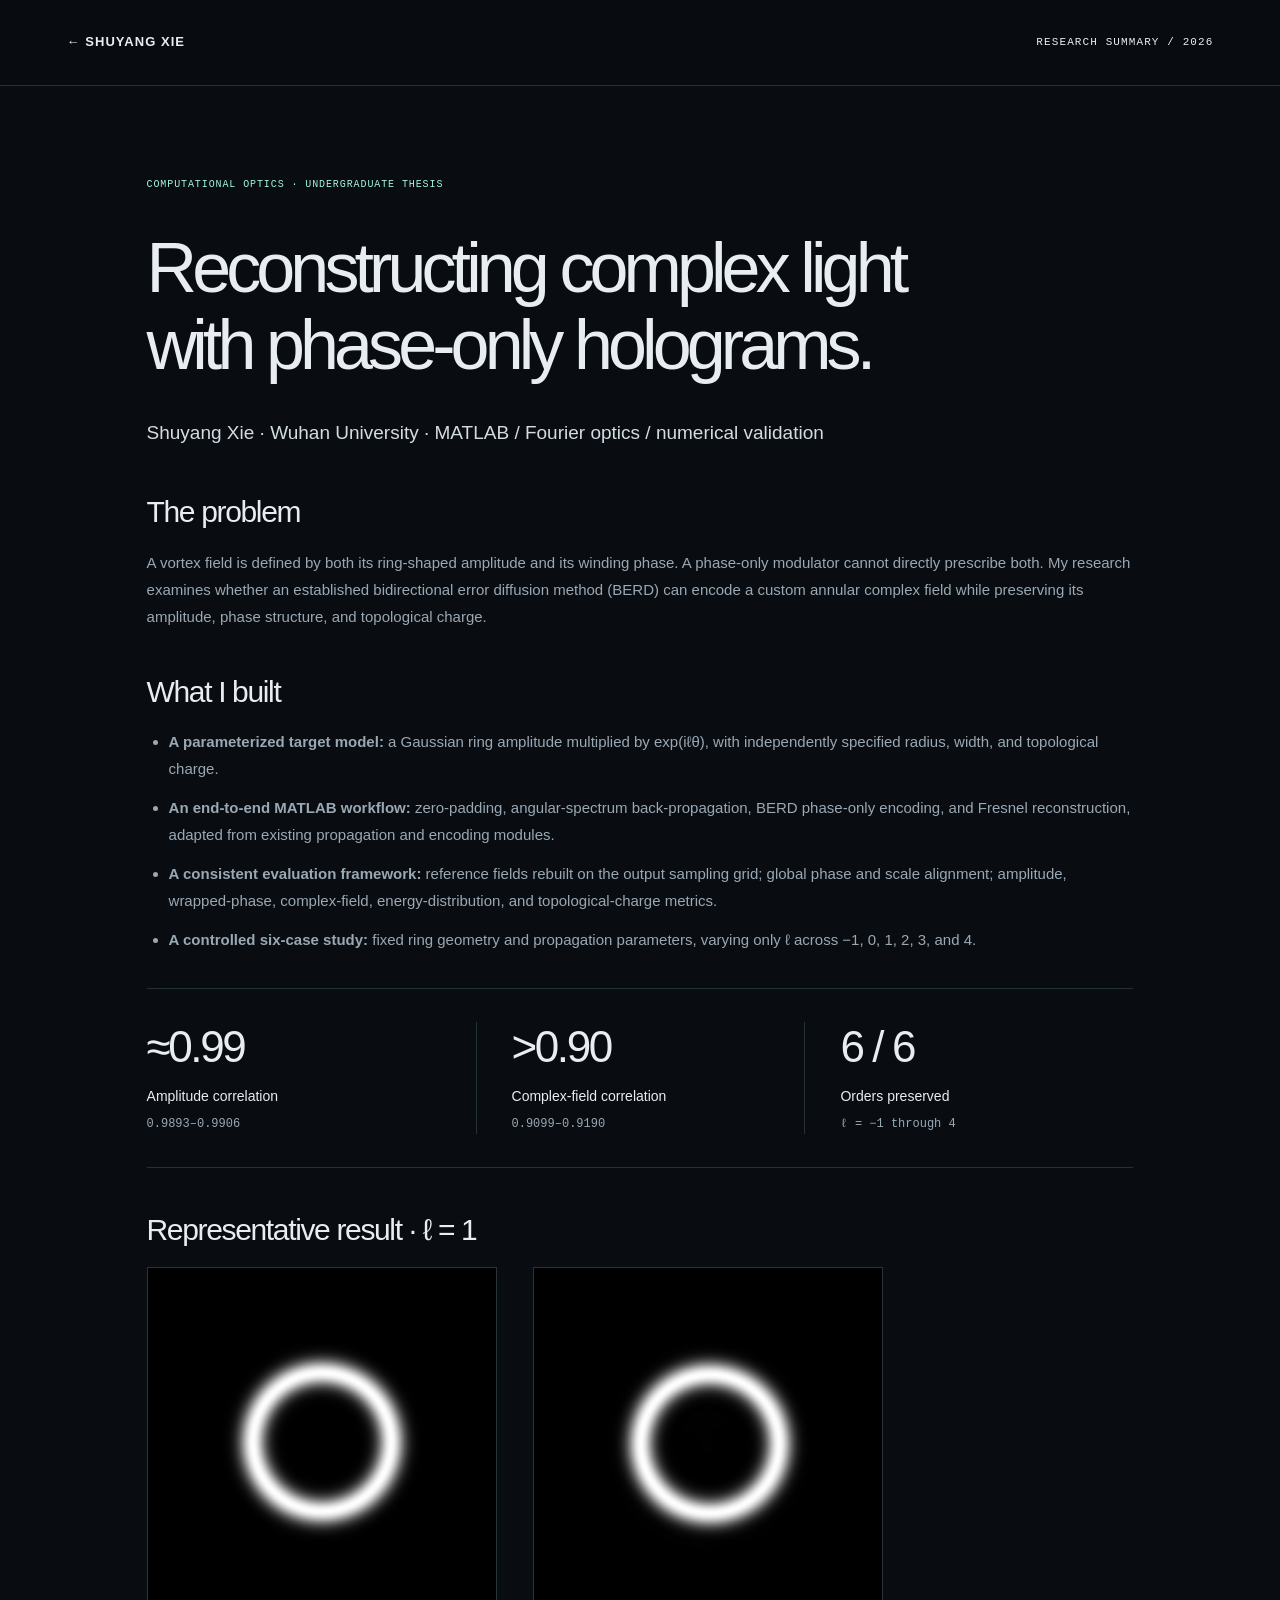
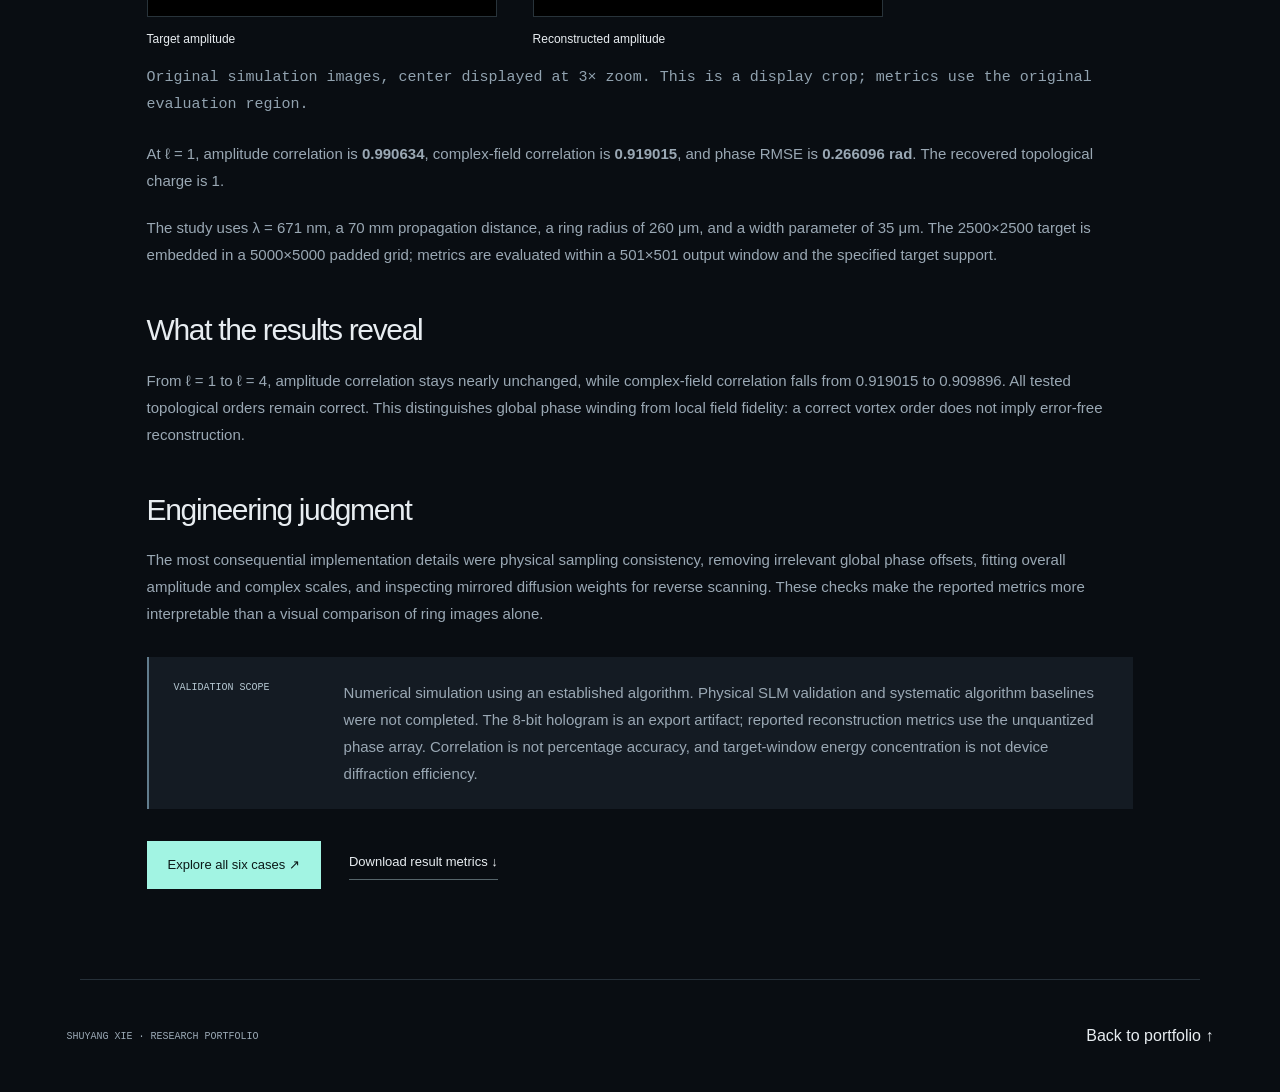
<file: research-summary.html>
<!doctype html><html lang="en"><head><meta charset="utf-8"><meta name="viewport" content="width=device-width,initial-scale=1"><meta name="description" content="Research summary: complex optical field reconstruction by Shuyang Xie."><title>Research summary · Shuyang Xie</title><link rel="stylesheet" href="style.css"><style>.brief{max-width:1120px}.brief h1{font-size:clamp(38px,6vw,70px);line-height:1.1}.brief h2{font-size:30px;margin:45px 0 20px}.brief p,.brief li{font-size:15px;line-height:1.8}.brief li{color:var(--muted);margin:12px 0}.brief ul{padding-left:22px}.brief .image-stage{max-width:350px}.brief .image-stage img{transform:scale(3)}.brief .field-pair{padding:0;max-width:750px}.brief .metrics{margin:35px 0}.brief .metric-number{font-size:44px}@media(max-width:600px){.brief .metric-number{font-size:30px}.brief .metrics>div{padding-left:9px}.brief h2{font-size:26px}}</style></head><body><header><a class="brand" href="optics.html">← SHUYANG XIE</a><span class="tiny">RESEARCH SUMMARY / 2026</span></header><main class="section brief"><div class="section-kicker">COMPUTATIONAL OPTICS · UNDERGRADUATE THESIS</div><h1>Reconstructing complex light<br>with phase-only holograms.</h1><p class="lead" style="margin-top:28px">Shuyang Xie · Wuhan University · MATLAB / Fourier optics / numerical validation</p>
<h2>The problem</h2><p>A vortex field is defined by both its ring-shaped amplitude and its winding phase. A phase-only modulator cannot directly prescribe both. My research examines whether an established bidirectional error diffusion method (BERD) can encode a custom annular complex field while preserving its amplitude, phase structure, and topological charge.</p>
<h2>What I built</h2><ul><li><strong>A parameterized target model:</strong> a Gaussian ring amplitude multiplied by exp(iℓθ), with independently specified radius, width, and topological charge.</li><li><strong>An end-to-end MATLAB workflow:</strong> zero-padding, angular-spectrum back-propagation, BERD phase-only encoding, and Fresnel reconstruction, adapted from existing propagation and encoding modules.</li><li><strong>A consistent evaluation framework:</strong> reference fields rebuilt on the output sampling grid; global phase and scale alignment; amplitude, wrapped-phase, complex-field, energy-distribution, and topological-charge metrics.</li><li><strong>A controlled six-case study:</strong> fixed ring geometry and propagation parameters, varying only ℓ across −1, 0, 1, 2, 3, and 4.</li></ul>
<div class="metrics"><div><span class="metric-number">≈0.99</span><span>Amplitude correlation</span><small>0.9893–0.9906</small></div><div><span class="metric-number">&gt;0.90</span><span>Complex-field correlation</span><small>0.9099–0.9190</small></div><div><span class="metric-number">6 / 6</span><span>Orders preserved</span><small>ℓ = −1 through 4</small></div></div>
<h2 id="results">Representative result · ℓ = 1</h2><div class="field-pair"><figure><div class="image-stage"><img src="target_amplitude_eval_grid.png" alt="Target ring amplitude, central display crop"></div><figcaption>Target amplitude</figcaption></figure><figure><div class="image-stage"><img src="recon_amplitude_l1.png" alt="Reconstructed ring amplitude for topological charge 1, central display crop"></div><figcaption>Reconstructed amplitude</figcaption></figure></div><p class="source-note">Original simulation images, center displayed at 3× zoom. This is a display crop; metrics use the original evaluation region.</p><p style="margin-top:22px">At ℓ = 1, amplitude correlation is <strong>0.990634</strong>, complex-field correlation is <strong>0.919015</strong>, and phase RMSE is <strong>0.266096 rad</strong>. The recovered topological charge is 1.</p><p>The study uses λ = 671 nm, a 70 mm propagation distance, a ring radius of 260 μm, and a width parameter of 35 μm. The 2500×2500 target is embedded in a 5000×5000 padded grid; metrics are evaluated within a 501×501 output window and the specified target support.</p>
<h2>What the results reveal</h2><p>From ℓ = 1 to ℓ = 4, amplitude correlation stays nearly unchanged, while complex-field correlation falls from 0.919015 to 0.909896. All tested topological orders remain correct. This distinguishes global phase winding from local field fidelity: a correct vortex order does not imply error-free reconstruction.</p>
<h2>Engineering judgment</h2><p>The most consequential implementation details were physical sampling consistency, removing irrelevant global phase offsets, fitting overall amplitude and complex scales, and inspecting mirrored diffusion weights for reverse scanning. These checks make the reported metrics more interpretable than a visual comparison of ring images alone.</p>
<div class="scope-note"><span>VALIDATION SCOPE</span><p>Numerical simulation using an established algorithm. Physical SLM validation and systematic algorithm baselines were not completed. The 8-bit hologram is an export artifact; reported reconstruction metrics use the unquantized phase array. Correlation is not percentage accuracy, and target-window energy concentration is not device diffraction efficiency.</p></div>
<div class="hero-actions"><a class="button primary" href="optics.html#lab">Explore all six cases ↗</a><a class="text-link" href="metrics.csv" download>Download result metrics ↓</a></div></main><footer><span>SHUYANG XIE · RESEARCH PORTFOLIO</span><a href="optics.html">Back to portfolio ↑</a></footer></body></html>
</file>
<file: portfolio.css>
@charset "UTF-8";
:root{--bg:#090d12;--panel:#10171e;--line:#29323b;--text:#e8edf1;--muted:#9aa8b4;--accent:#a2f4e3;--amber:#ffbe78;--mono:Consolas,"Courier New",monospace;--sans:"Segoe UI",Arial,"Microsoft YaHei",sans-serif}
*{box-sizing:border-box}html{scroll-behavior:smooth;scroll-padding-top:110px}body{margin:0;background:var(--bg);color:var(--text);font:16px/1.7 var(--sans)}::selection{background:var(--accent);color:#090d12}a{color:inherit;text-decoration:none}button{font:inherit;color:inherit;cursor:pointer}a,button{-webkit-tap-highlight-color:transparent}a:focus-visible,button:focus-visible,summary:focus-visible{outline:2px solid var(--accent);outline-offset:5px}p{margin:0 0 22px;color:var(--muted)}h1,h2,h3{font-weight:500;letter-spacing:-.045em;line-height:1.12;margin:0}h1{font-size:clamp(62px,6.6vw,104px);letter-spacing:-.06em}h2{font-size:clamp(32px,3.4vw,50px)}h3{font-size:25px}em{font-style:normal;color:var(--accent)}img{max-width:100%;display:block}figure{margin:0}.wrap{max-width:1540px;margin:auto;padding-left:5.2%;padding-right:5.2%}.skip{position:fixed;top:-70px;left:10px;z-index:40;background:var(--accent);color:var(--bg);padding:10px}.skip:focus{top:10px}.site-header{height:86px;padding:0 5.2%;border-bottom:1px solid var(--line);display:flex;align-items:center;justify-content:space-between;gap:24px;position:sticky;top:0;z-index:20;background:#090d12f0;backdrop-filter:blur(16px)}.wordmark{font-size:27px;color:var(--accent);display:flex;align-items:center;gap:12px}.wordmark>span{font-size:13px;letter-spacing:.08em;font-weight:600;color:var(--text)}.wordmark small{font:9px var(--mono);color:var(--muted);margin-left:8px}.site-header nav{display:flex;gap:28px;color:var(--muted);font-size:12px}.site-header nav a:hover{color:var(--accent)}.lang{font-size:12px;background:transparent;border:1px solid var(--line);padding:6px 12px;white-space:nowrap}.eyebrow,.section-label,.hero-caption,.instrument-label,.photo-tag,.mini-path,.image-note,.technology-strip,.headline-metrics small,.stage-code,.stage-tags,.signal-diagram,.evidence-status,.fineprint,.resource-row small,.next-project>span,.card-bottom,.project-facts small{font-family:var(--mono)}.eyebrow{font-size:10px;letter-spacing:.08em;color:var(--accent);display:flex;align-items:center;gap:10px}.status-dot{width:6px;height:6px;border-radius:50%;background:var(--accent);display:inline-block}.section-label{font-size:10px;letter-spacing:.08em;color:var(--accent);display:flex;justify-content:space-between;gap:20px;margin-bottom:34px}.section-label>span:last-child{color:var(--muted)}.section{padding-top:90px;padding-bottom:90px;border-bottom:1px solid var(--line)}.intro-lead{font-size:20px;line-height:1.55;color:#d5dee6}.overview-intro{padding-top:75px;padding-bottom:65px}.overview-heading{display:grid;grid-template-columns:1.35fr 1fr;gap:65px;align-items:end;margin-top:30px}.overview-heading h1{font-size:clamp(58px,6.3vw,94px)}.overview-heading p:last-child{font-size:14px;max-width:455px;margin-bottom:4px}.overview-heading .intro-lead{font-size:22px}.project-section{padding-top:25px;padding-bottom:75px}.project-grid{display:grid;grid-template-columns:1fr 1fr;gap:26px}.project-card{border:1px solid var(--line);background:linear-gradient(150deg,#111a21,#0b1016);transition:border-color .2s,transform .2s;display:flex;flex-direction:column;min-width:0}.project-card:hover{border-color:var(--accent);transform:translateY(-4px)}.project-card.fpga-card{--accent:var(--amber);background:linear-gradient(150deg,#1a1919,#0d1117)}.project-art{height:280px;position:relative;border-bottom:1px solid var(--line);overflow:hidden}.project-art svg{width:100%;height:100%}.project-copy{padding:30px 34px 0;flex:1;display:flex;flex-direction:column}.project-copy h2{font-size:36px;margin:18px 0}.project-copy>p{font-size:14px;max-width:420px;min-height:72px}.project-facts{display:flex;gap:40px;margin:5px 0 30px;color:var(--accent);font-size:29px;line-height:1.4}.project-facts small{display:block;font-size:10px;color:var(--muted);margin-top:4px}.card-bottom{margin-top:auto;padding:23px 0;border-top:1px solid var(--line);display:flex;justify-content:space-between;gap:20px;font-size:9px;color:var(--muted)}.card-bottom strong{font:500 12px var(--sans);color:var(--accent);white-space:nowrap}.approach-band{border-top:1px solid var(--line);padding-top:55px;padding-bottom:70px;display:grid;grid-template-columns:1fr 2fr 1fr;gap:35px}.approach-band p{font-size:27px;letter-spacing:-.02em;color:#d5dee6}.discipline-list{display:flex;flex-direction:column;font-size:12px;color:var(--muted);gap:8px}.site-footer{display:flex;justify-content:space-between;gap:25px;padding:34px 5.2%;border-top:1px solid var(--line);font-size:11px}.site-footer>span{color:var(--muted)}.fpga-page{--accent:var(--amber)}.fpga-hero{padding-top:48px;padding-bottom:60px;display:grid;grid-template-columns:1fr 1.05fr;gap:60px;align-items:center;min-height:700px}.back-link{display:inline-block;font-size:11px;color:var(--muted);margin-bottom:36px}.hero-copy>.eyebrow{margin-bottom:28px}.hero-copy h1{margin-bottom:29px;font-size:clamp(70px,7.4vw,112px);line-height:1.01}.hero-copy>p{max-width:480px;font-size:14px}.hero-copy .intro-lead{font-size:20px}.actions{display:flex;align-items:center;gap:25px;margin-top:30px;font-size:12px}.action-primary{background:var(--accent);color:#21170c;padding:13px 18px}.underlined{border-bottom:1px solid #59636b;padding-bottom:5px}.hero-caption{margin-top:35px;font-size:9px;color:var(--muted);padding-top:18px;border-top:1px solid var(--line)}.hardware-hero{position:relative;background-image:linear-gradient(#ffbe7808 1px,transparent 1px),linear-gradient(90deg,#ffbe7808 1px,transparent 1px);background-size:28px 28px;padding:25px;border:1px solid #3e3832}.instrument-label{display:flex;justify-content:space-between;gap:15px;font-size:9px;color:var(--muted);margin-bottom:22px}.amber-dot{color:var(--accent)}.hero-photo{position:relative;border:1px solid #51514c;transform:rotate(-2deg);box-shadow:10px 18px 0 #090d1266}.hero-photo img{width:100%;aspect-ratio:1.777;object-fit:cover}.photo-tag{display:block;background:#12171ce8;font-size:8px;padding:9px 12px;color:#d5dee6}.mini-path{margin-top:37px;display:flex;align-items:center;justify-content:space-between;gap:13px;font-size:10px;color:var(--muted)}.mini-path b{color:var(--accent)}.chip{color:var(--accent);border:1px solid #71563b;padding:12px 22px;text-align:center;font-size:20px;background:#15191c}.chip small{font-size:8px;display:block}.image-note{font-size:9px;margin:23px 0 0;color:#8b9aa5}.technology-strip{display:flex;justify-content:space-between;gap:20px;padding:23px 5.2%;font-size:10px;color:var(--muted);border-top:1px solid var(--line);border-bottom:1px solid var(--line)}.split-copy{display:grid;grid-template-columns:1fr 1fr;gap:70px;align-items:start}.split-copy>p,.split-copy>div>p:not(.intro-lead){font-size:14px}.headline-metrics{display:grid;grid-template-columns:repeat(3,1fr);border-top:1px solid var(--line);border-bottom:1px solid var(--line);margin-top:35px;padding:30px 0}.headline-metrics>div{border-left:1px solid var(--line);padding:0 28px}.headline-metrics>div:first-child{padding-left:0;border:0}.headline-metrics strong{font-size:64px;line-height:1.2;font-weight:300;letter-spacing:-.04em;color:var(--accent)}.headline-metrics strong span{font-size:23px;color:#cbd4dc}.headline-metrics p{font-size:12px;margin:12px 0 8px}.headline-metrics small{font-size:9px;color:#7e919e}.fineprint{font-size:10px;line-height:1.9;margin-top:20px}.pipeline-section{background:linear-gradient(130deg,#17191c,#0c1117 70%)}.flow-buttons{display:grid;grid-template-columns:repeat(6,1fr);gap:8px;margin:40px 0 12px}.flow-step{border:1px solid #39414a;background:#0c1117;text-align:left;padding:16px 15px;position:relative;min-width:0}.flow-step small{font:10px var(--mono);color:#738897;display:block;margin-bottom:19px}.flow-step strong{display:block;font-weight:500;font-size:16px}.flow-step>span{font:8px var(--mono);color:#8294a0;display:block;margin-top:10px}.flow-step.selected{border-color:var(--accent);background:#282219}.flow-step.selected strong,.flow-step.selected small{color:var(--accent)}.flow-step:hover{border-color:#94704d}.stage-detail{display:grid;grid-template-columns:1.1fr 1fr;gap:55px;background:#0c1117;border:1px solid #39414a;padding:37px;min-height:320px}.stage-code{font-size:10px;color:var(--accent)}.stage-detail h3{margin:16px 0 20px;font-size:27px;max-width:380px}.stage-detail p{font-size:13px;line-height:1.9}.stage-tags,.skill-tags{display:flex;flex-wrap:wrap;gap:8px}.stage-tags span,.skill-tags span{border:1px solid #39414a;padding:4px 9px;font:9px var(--mono);color:#a5b4bf}.signal-diagram{display:flex;flex-direction:column;align-items:center;justify-content:center;font-size:11px;text-align:center;min-width:0}.signal-input,.signal-output{padding:9px 13px;border:1px solid #625343;color:var(--accent)}.branch-pair{display:flex;gap:20px;padding:21px 0;position:relative}.branch-pair>div{min-width:120px;border:1px solid #39414a;padding:14px;background:#13191f}.branch-pair b{font-weight:400}.swatches{display:flex;justify-content:center;gap:9px;margin-top:13px}.swatches i{width:15px;height:15px;display:block;border-radius:2px}.red{background:#e86264}.yellow{background:#efcc64}.blue{background:#6b9bef}.black{background:#172029;border:1px solid #7e8996}.white{background:#dee3e5}.signal-diagram>small{font-size:8px;color:#82929d;margin-top:21px;max-width:260px}.evidence-tabs{display:flex;gap:25px;border-bottom:1px solid var(--line);margin-top:34px}.evidence-tabs button{padding:12px 0;border:0;border-bottom:2px solid transparent;background:none;font-size:12px;color:var(--muted)}.evidence-tabs button.selected{border-bottom-color:var(--accent);color:var(--accent)}.evidence-view{display:grid;grid-template-columns:1.55fr 1fr;border:1px solid var(--line);border-top:0}.evidence-view figure{padding:25px;min-width:0}.evidence-image{height:360px;background:#070a0e;display:flex;align-items:center;justify-content:center;border:1px solid #29323b}.evidence-image img{max-width:100%;max-height:100%;object-fit:contain}.evidence-view figcaption{display:flex;justify-content:space-between;gap:20px;font-size:10px;color:var(--muted);margin-top:13px}.evidence-view figcaption a{color:var(--accent);white-space:nowrap}.evidence-view aside{padding:32px;border-left:1px solid var(--line);background:#11181f}.evidence-view h3{margin:23px 0;line-height:1.25}.evidence-view aside>p{font-size:13px}.evidence-status{font-size:9px;color:var(--accent);display:flex;gap:10px;align-items:center;margin-top:30px}.evidence-view aside .fineprint{font-size:10px;margin-top:18px}.decision-layout{display:grid;grid-template-columns:.9fr 1.1fr;gap:75px}.decision-layout .skill-tags{margin-top:30px;max-width:350px}.decision-list article{display:flex;gap:22px;padding:25px 0;border-top:1px solid var(--line)}.decision-list article:first-child{padding-top:0;border:0}.decision-list article>span{color:var(--accent);font:11px var(--mono);padding-top:8px}.decision-list h3{font-size:22px;line-height:1.3}.decision-list p{font-size:13px;margin:12px 0 0}.resource-layout{display:grid;grid-template-columns:1fr 1fr;gap:90px}.resource-layout h2{margin-bottom:27px}.resource-layout p{font-size:14px;max-width:430px}.resource-layout p.fineprint{font-size:10px}.resource-row{margin-bottom:21px}.resource-row>div:first-child{display:flex;justify-content:space-between;margin-bottom:8px;font-size:13px}.resource-row strong{font-weight:400}.resource-row>div>span{color:var(--accent);font-family:var(--mono)}.resource-track{height:8px;background:#1c2730}.resource-track i{display:block;height:100%;background:var(--accent)}.resource-row small{font-size:9px;color:var(--muted)}.scope-panel{border:1px solid #494034;background:#191b1c;padding:23px 27px;display:grid;grid-template-columns:180px 1fr;gap:22px;margin-top:35px}.scope-panel p{font-size:12px;margin:0}.evidence-details{margin-top:24px;border-top:1px solid var(--line);padding:20px 0 0}.evidence-details summary{cursor:pointer;font-size:12px;color:var(--muted)}.evidence-details p{font-size:12px;max-width:960px;margin:17px 0}.next-project{padding-top:50px;padding-bottom:55px}.next-project>span{font-size:10px;color:var(--muted)}.next-project a{display:flex;justify-content:space-between;align-items:center;gap:25px;border-bottom:1px solid var(--line);padding:17px 0;color:#a2f4e3}.next-project strong{font-size:36px;font-weight:400;letter-spacing:-.03em}.next-project a>span{font-size:12px}
@media(min-width:1700px){.wrap{padding-left:70px;padding-right:70px}}
@media(max-width:1050px){.site-header nav{gap:18px}.wordmark small{display:none}.overview-heading{gap:35px}.overview-heading h1{font-size:66px}.fpga-hero{gap:30px}.hero-copy h1{font-size:83px}.hardware-hero{padding:18px}.mini-path{gap:8px;font-size:8px}.chip{padding:12px}.flow-step{padding:13px 10px}.flow-step strong{font-size:14px}.flow-step>span{font-size:7px}.stage-detail{gap:28px;padding:26px}.decision-layout,.resource-layout{gap:40px}.evidence-image{height:310px}.headline-metrics strong{font-size:54px}.headline-metrics strong span{font-size:18px}.approach-band{grid-template-columns:1fr 2fr}.discipline-list{grid-column:2}.project-copy{padding:25px 24px 0}.card-bottom{flex-wrap:wrap;gap:10px}}
@media(max-width:760px){html{scroll-padding-top:100px}.site-header{height:auto;min-height:78px;flex-wrap:wrap;padding:13px 6%;gap:10px}.wordmark>span{font-size:11px}.wordmark{font-size:24px;gap:9px}.site-header nav{order:3;width:100%;justify-content:flex-start;font-size:11px;gap:25px}.lang{font-size:10px;padding:5px 9px}.wrap{padding-left:6%;padding-right:6%}.overview-intro{padding-top:40px;padding-bottom:35px}.overview-heading{grid-template-columns:1fr;gap:25px;margin-top:22px}.overview-heading h1{font-size:clamp(47px,10vw,66px)}.overview-heading .intro-lead{font-size:19px}.overview-heading p:last-child{font-size:13px}.project-grid{grid-template-columns:1fr;gap:25px}.project-art{height:220px}.project-copy h2{font-size:32px}.project-copy>p{min-height:0}.project-facts{font-size:26px;margin-bottom:24px}.project-section{padding-top:15px;padding-bottom:40px}.card-bottom{flex-wrap:nowrap;gap:12px}.card-bottom>span{font-size:8px}.card-bottom strong{font-size:11px}.approach-band{grid-template-columns:1fr;gap:10px;padding-top:30px;padding-bottom:35px}.approach-band .section-label{margin-bottom:8px}.approach-band p{font-size:24px}.discipline-list{grid-column:auto;font-size:11px}.site-footer{flex-wrap:wrap;padding:25px 6%;font-size:10px;gap:15px}.site-footer>span{order:3;width:100%}.section{padding-top:50px;padding-bottom:50px}.section-label{font-size:8px;gap:15px;margin-bottom:25px}.section-label>span:last-child{text-align:right}.fpga-hero{grid-template-columns:1fr;padding-top:25px;padding-bottom:35px;gap:35px;min-height:0}.back-link{margin-bottom:26px}.hero-copy h1{font-size:clamp(65px,15vw,95px)}.hero-copy>.eyebrow{font-size:9px;margin-bottom:23px}.hero-copy .intro-lead{font-size:19px}.hero-copy>p{font-size:13px}.hero-caption{font-size:8px;margin-top:28px}.hardware-hero{padding:18px}.instrument-label{font-size:8px}.mini-path{font-size:10px}.chip{padding:10px 22px}.technology-strip{flex-wrap:wrap;justify-content:flex-start;gap:12px 22px;font-size:8px;padding:20px 6%}.split-copy{grid-template-columns:1fr;gap:24px}.split-copy>p,.split-copy>div>p:not(.intro-lead){font-size:13px}.split-copy .intro-lead{font-size:18px}.headline-metrics{grid-template-columns:1fr;padding:0;margin-top:24px}.headline-metrics>div{padding:21px 0;border-left:0;border-top:1px solid var(--line)}.headline-metrics>div:first-child{padding:21px 0}.headline-metrics strong{font-size:49px}.headline-metrics p{margin:4px 0}.headline-metrics strong span{font-size:20px}.fineprint{font-size:9px}.flow-buttons{grid-template-columns:repeat(3,1fr);gap:7px;margin-top:25px}.flow-step{padding:13px 10px}.flow-step small{margin-bottom:10px}.flow-step strong{font-size:13px}.flow-step>span{font-size:7px}.stage-detail{grid-template-columns:1fr;padding:22px;gap:25px}.stage-detail h3{font-size:25px}.signal-diagram{padding-top:20px;border-top:1px solid var(--line)}.branch-pair>div{min-width:105px}.evidence-tabs{gap:16px;justify-content:space-between}.evidence-tabs button{font-size:10px}.evidence-view{grid-template-columns:1fr}.evidence-view figure{padding:15px}.evidence-image{height:260px}.evidence-view figcaption{font-size:9px;gap:12px}.evidence-view aside{border-left:0;border-top:1px solid var(--line);padding:23px}.evidence-view h3{font-size:24px;margin:17px 0}.decision-layout,.resource-layout{grid-template-columns:1fr;gap:35px}.decision-list h3{font-size:21px}.decision-list p{font-size:12px}.scope-panel{grid-template-columns:1fr;gap:12px;padding:20px}.scope-panel p{font-size:11px}.next-project strong{font-size:29px}.next-project a{align-items:flex-start;flex-direction:column;gap:10px}.next-project>span{font-size:9px}.next-project a>span{font-size:11px}}
@media(prefers-reduced-motion:reduce){html{scroll-behavior:auto}*{transition:none!important}.project-card:hover{transform:none}}
</file>
<file: gnss-home.css>
/* One horizontal feature makes the atmospheric project a separate chapter. */
.gnss-feature {
  --accent: #8acbff;
  display: grid;
  grid-template-columns: 1fr 1.08fr;
  grid-column: 1 / -1;
  min-width: 0;
  margin-top: 0;
  border: 1px solid #304657;
  background: linear-gradient(118deg, #101e2a, #0d151d 62%, #101c27);
  transition: border-color .2s, transform .2s;
  overflow: hidden;
}
.gnss-feature:hover { border-color: #8acbff; transform: translateY(-4px); }
.gnss-feature .feature-art { min-width: 0; display: flex; align-items: center; background: radial-gradient(ellipse, #1f425c33, transparent 72%); border-right: 1px solid #293e4e; padding: 20px 0; }
.gnss-feature .feature-art svg { display: block; width: 100%; height: auto; }
.gnss-feature .feature-copy { display: flex; flex-direction: column; min-width: 0; padding: 34px 38px 0; }
.gnss-feature .feature-copy h2 { font-size: 40px; margin: 20px 0; line-height: 1.15; max-width: 470px; }
.gnss-feature .feature-copy > p { font-size: 14px; max-width: 480px; }
.gnss-feature .project-facts { gap: 35px; font-size: 29px; margin-top: 5px; margin-bottom: 28px; }
.gnss-feature .project-facts small { font-size: 9px; }
.gnss-feature .card-bottom { border-top-color: #304250; }
.gnss-feature .eyebrow { font-size: 9px; }


@media(max-width:760px){.gnss-feature{grid-template-columns:1fr}.gnss-feature .feature-art{border-right:0;border-bottom:1px solid #293e4e;max-height:280px}.gnss-feature .feature-art svg{height:260px}.gnss-feature .feature-copy{padding:28px 24px 0}.gnss-feature .feature-copy h2{font-size:32px}.gnss-feature .project-facts{gap:22px;font-size:26px}}
</file>
<file: style.css>
@charset "UTF-8";
:root{--bg:#090d12;--surface:#10171e;--line:#263039;--text:#e8edf1;--muted:#9aa8b4;--cyan:#a2f4e3;--violet:#b8a1ef;--mono:Consolas,"Courier New",monospace;--sans:"Segoe UI",Arial,"Microsoft YaHei",sans-serif}
*{box-sizing:border-box}html{scroll-behavior:smooth;scroll-padding-top:96px}body{margin:0;background:var(--bg);color:var(--text);font-family:var(--sans);font-size:16px;line-height:1.7}::selection{background:#a2f4e3;color:#09100e}a{color:inherit;text-decoration:none}button{font:inherit;color:inherit;cursor:pointer}button,a{ -webkit-tap-highlight-color:transparent}button:focus-visible,a:focus-visible,summary:focus-visible{outline:2px solid var(--cyan);outline-offset:6px}p{color:var(--muted);margin:0 0 20px}h1,h2,h3{font-weight:500;line-height:1.12;margin:0;letter-spacing:-.045em}h2{font-size:clamp(32px,3.4vw,51px)}h3{font-size:23px;letter-spacing:-.025em}small{font-size:12px}.tiny,.eyebrow,.section-kicker,.step-tag,.hero-meta,.art-top,.resource-type,.source-note,.parameter-row,.discipline-strip,.readout-title,.readout-foot,figcaption small,.lab-toolbar>span{font-family:var(--mono)}.tiny{font-size:11px;letter-spacing:.1em}.skip{position:fixed;top:-60px;background:var(--cyan);color:var(--bg);padding:10px;z-index:50}.skip:focus{top:0}header{height:86px;padding:0 5.2%;display:flex;align-items:center;justify-content:space-between;border-bottom:1px solid var(--line);background:#090d12ed;position:sticky;top:0;z-index:20;backdrop-filter:blur(16px)}.brand{font-size:13px;font-weight:600;letter-spacing:.08em;display:flex;align-items:center;gap:11px}.brand-symbol{font-size:29px;color:var(--cyan);line-height:1}.brand-sub{font-family:var(--mono);font-size:10px;font-weight:400;color:var(--muted)}nav{display:flex;gap:34px;font-size:13px;color:var(--muted)}nav a:hover{color:var(--cyan)}.language{background:none;border:1px solid var(--line);padding:6px 12px;font-size:12px}.language span{color:var(--cyan);margin-left:8px}.hero{max-width:1600px;margin:auto;padding:65px 5.2% 48px;min-height:710px;display:grid;grid-template-columns:1.02fr 1fr;align-items:center;gap:10px;overflow:hidden}.eyebrow{font-size:10px;letter-spacing:.07em;display:flex;gap:10px;align-items:center;color:var(--cyan);margin-bottom:31px}.eyebrow i{width:6px;height:6px;background:var(--cyan);border-radius:50%;box-shadow:0 0 12px #a2f4e355}h1{font-size:clamp(74px,8.3vw,126px);letter-spacing:-.07em;line-height:.96;margin-bottom:32px}.accent{color:var(--cyan)}.hero-intro{font-size:20px;max-width:490px;line-height:1.5;color:#d9e1e6}.hero-detail{font-size:14px;max-width:440px;line-height:1.8}.hero-actions{display:flex;align-items:center;gap:28px;margin-top:32px}.button{display:inline-flex;align-items:center;justify-content:space-between;gap:26px;padding:12px 20px;font-size:13px;border:1px solid var(--cyan)}.primary{background:var(--cyan);color:#0b1918}.primary:hover{background:#c6fff3}.text-link{font-size:13px;border-bottom:1px solid #56656b;padding-bottom:6px}.text-link:hover{color:var(--cyan)}.hero-meta{border-top:1px solid var(--line);padding-top:22px;margin-top:45px;display:flex;justify-content:space-between;max-width:470px;color:var(--muted);font-size:10px}.hero-art{position:relative;width:100%;aspect-ratio:1;min-width:0;background:radial-gradient(ellipse at center,#18242b33,transparent 64%)}#vortex{width:100%;height:100%;display:block}.art-top{position:absolute;left:6%;right:3%;top:4%;display:flex;justify-content:space-between;color:#85969f;font-size:10px;letter-spacing:.1em}.art-cross{position:absolute;font-family:var(--mono);color:#71838a;font-size:18px}.cross-one{left:3%;top:48%}.cross-two{right:2%;top:48%}.art-label{position:absolute;left:8%;bottom:1%;display:flex;flex-direction:column;gap:8px}.art-label strong{font-family:Georgia,serif;font-size:24px;font-weight:400;letter-spacing:.02em}.art-label>span:last-child{font-size:10px;color:#9aa8b4}.art-scale{position:absolute;right:2%;bottom:7%;font-family:var(--mono);font-size:9px;display:flex;align-items:center;gap:7px;color:var(--muted)}.art-scale span{width:65px;height:3px;background:linear-gradient(90deg,#dca1e5,#a2f4e3,#ded698,#dca1e5)}.discipline-strip{display:flex;justify-content:space-between;align-items:center;gap:20px;padding:22px 5.2%;border-top:1px solid var(--line);border-bottom:1px solid var(--line);color:#8fa0ac;font-size:10px;letter-spacing:.07em}.discipline-strip span:first-child{color:var(--cyan)}.section{padding:90px 5.2%;max-width:1600px;margin:auto;border-bottom:1px solid var(--line)}.section-kicker{display:flex;justify-content:space-between;gap:20px;color:var(--cyan);font-size:10px;letter-spacing:.09em;margin-bottom:37px}.section-kicker>span:last-child{color:#8496a1}.intro-grid{display:grid;grid-template-columns:1fr 1fr;gap:70px}.intro-grid p{font-size:14px}.lead{font-size:19px!important;color:#d3dce3;line-height:1.6}.metrics{display:grid;grid-template-columns:1fr 1fr 1fr;margin-top:49px;border-top:1px solid var(--line);border-bottom:1px solid var(--line);padding:33px 0}.metrics>div{display:flex;flex-direction:column;padding-left:35px;border-left:1px solid var(--line)}.metrics>div:first-child{padding-left:0;border-left:0}.metric-number{font-size:65px;line-height:1.15;letter-spacing:-.055em;font-weight:300}.metric-number .dim{font-size:42px;color:#6d808b}.metrics>div>span:nth-child(2){font-size:14px;margin:12px 0 5px}.metrics small{font-family:var(--mono);color:var(--muted)}.source-note{font-size:10px;line-height:1.8;margin:15px 0 0;color:#91a2af}.lab-section{background:linear-gradient(140deg,#111a22,#0c1117 60%)}.section-heading{display:flex;justify-content:space-between;align-items:flex-end;gap:35px;margin-bottom:35px}.section-heading p{max-width:560px;font-size:14px;margin-top:20px;margin-bottom:0}.charge-controls{min-width:280px}.charge-controls>.tiny{color:var(--muted)}.charge-buttons{display:flex;margin-top:12px;gap:5px}.charge-buttons button{width:44px;height:44px;background:none;border:1px solid #394651;font-family:var(--mono);font-size:16px}.charge-buttons button:hover{border-color:var(--cyan)}.charge-buttons button.active{background:var(--cyan);border-color:var(--cyan);color:var(--bg)}.lab{border:1px solid #36434e;background:#0a1015}.lab-toolbar{display:flex;justify-content:space-between;align-items:center;border-bottom:1px solid var(--line);padding:0 22px;gap:20px}.lab-toolbar>span{font-size:9px;color:#8f9eaa}.tabs{display:flex;gap:24px}.tabs button{background:none;border:0;border-bottom:2px solid transparent;padding:16px 0;font-size:12px;color:var(--muted)}.tabs button.active{color:var(--cyan);border-bottom-color:var(--cyan)}.lab-body{display:grid;grid-template-columns:1fr 280px}.field-pair{display:grid;grid-template-columns:1fr 1fr;gap:22px;padding:30px;align-content:center}figure{margin:0;min-width:0}.image-stage{aspect-ratio:1;position:relative;overflow:hidden;background:#000;border:1px solid #28333a;display:flex;align-items:center;justify-content:center}.image-stage img{display:block;width:100%;height:100%;object-fit:contain;transition:opacity .15s}.image-corner{position:absolute;left:12px;top:8px;font-family:var(--mono);font-size:10px;color:#c8d3d8;background:#081014b3;padding:1px 5px}figcaption{margin-top:12px;font-size:12px;display:flex;flex-direction:column;gap:3px}figcaption small{font-size:9px;color:#7d939e}.lab-readout{padding:29px 25px;border-left:1px solid var(--line);background:#111920}.readout-title{font-size:9px;color:var(--muted)}.readout-title strong{display:block;font-size:28px;font-weight:400;color:var(--text);margin-top:6px}dl{margin:14px 0}dl>div{padding:12px 0;border-top:1px solid var(--line)}dt{font-size:11px;color:var(--muted)}dd{font-size:22px;font-family:var(--mono);margin:3px 0 0;letter-spacing:-.04em}dd small{font-size:11px;color:var(--muted)}.match{font-size:10px;color:var(--cyan);display:flex;align-items:center;gap:8px}.match>span:first-child{font-size:19px}.readout-foot{font-size:9px;line-height:1.7;margin:15px 0 0}.lab-foot{display:flex;gap:25px;justify-content:space-between;padding:17px 23px;border-top:1px solid var(--line);align-items:center}.lab-foot p{font-size:11px;line-height:1.7;margin:0;max-width:790px}.lab-foot a{font-size:11px;white-space:nowrap;color:var(--cyan)}.parameter-row{display:flex;justify-content:space-between;gap:20px;margin-top:19px;font-size:10px;color:var(--muted)}.parameter-row b{color:#d5dfe5;font-weight:400;margin-left:10px}.method-side{max-width:380px!important}.pipeline{display:grid;grid-template-columns:repeat(4,1fr);border-top:1px solid var(--line);border-bottom:1px solid var(--line);margin-top:45px}.pipeline article{position:relative;padding:25px 24px 24px;border-right:1px solid var(--line)}.pipeline article:first-child{padding-left:0}.pipeline article:last-child{border-right:0}.step-number{font-family:var(--mono);font-size:11px;color:#738996}.step-glyph{height:95px;display:flex;align-items:center;gap:10px;font-size:28px;font-family:Georgia,serif;color:var(--cyan)}.step-glyph sup{font-size:17px}.small-formula{font-size:20px}.pipeline h3{font-size:19px;letter-spacing:-.025em}.pipeline p{font-size:12px;line-height:1.9;margin-top:15px;min-height:115px}.step-tag{font-size:8px;color:#879ca8;letter-spacing:.02em}.engineering-grid{display:grid;grid-template-columns:.85fr 1.15fr;gap:90px}.sticky-copy>p{font-size:14px;margin-top:24px;max-width:360px}.skill-tags{display:flex;flex-wrap:wrap;gap:8px;max-width:330px;margin-top:28px}.skill-tags span{font-size:10px;border:1px solid #34414a;color:#b0c0c9;padding:5px 10px}.decisions article{display:flex;gap:20px;padding:27px 0;border-top:1px solid var(--line)}.decisions article:first-child{padding-top:0;border:0}.decision-no{font-family:var(--mono);color:var(--cyan);font-size:11px;min-width:33px;padding-top:3px}.decisions h3{font-size:21px}.decisions p{font-size:13px;margin:14px 0}.decisions small{font-family:var(--mono);font-size:9px;color:#8196a3;display:block}.results-grid{display:grid;grid-template-columns:1.4fr 1fr;gap:35px;margin:40px 0 30px}.chart-box{border:1px solid var(--line);background:#10171e;padding:25px}.chart-top{display:flex;justify-content:space-between;gap:10px}.chart-top h3{font-size:16px}.legend{display:flex;gap:18px;font-size:12px}.legend>span{display:flex;align-items:center;gap:5px}.legend i{width:12px;height:2px;background:var(--cyan);display:inline-block}.legend span:last-child i{background:var(--violet)}#correlation-chart{display:block;width:100%;margin-top:15px}.result-insight{padding:25px 24px}.result-insight .tiny{color:var(--violet)}.result-insight h3{font-size:31px;margin:19px 0}.result-insight p{font-size:13px;line-height:1.9}.data-details{border-top:1px solid var(--line);border-bottom:1px solid var(--line);padding:0 0 5px}.data-details summary{cursor:pointer;display:flex;justify-content:space-between;padding:21px 0;font-size:14px;list-style:none}.data-details summary::-webkit-details-marker{display:none}.data-details summary>span:last-child{color:var(--cyan)}.table-scroll{overflow-x:auto}table{border-collapse:collapse;width:100%;font-family:var(--mono);font-size:11px;white-space:nowrap}caption{text-align:left;color:var(--muted);font-size:11px;padding:0 0 15px}th,td{text-align:left;padding:13px 12px;border-bottom:1px solid var(--line)}th{color:#a6b7c3;font-weight:400}td:first-child{color:var(--cyan)}.data-details>.source-note{padding-bottom:17px}.scope-note{display:grid;grid-template-columns:145px 1fr;gap:25px;margin-top:30px;padding:22px 25px;background:#141b23;border-left:2px solid #617c8d}.scope-note>span{font-family:var(--mono);font-size:10px;color:#b4c6d0}.scope-note p{font-size:12px;margin:0;line-height:1.9}.practice{background:linear-gradient(110deg,#121c24,#10151d)}.practice-grid{display:grid;grid-template-columns:1fr 1fr;gap:75px}.practice-grid p{font-size:13px}.practice-loop{display:flex;gap:15px;border-top:1px solid var(--line);padding-top:20px;margin-top:27px;font-size:11px;color:var(--cyan)}.practice-loop b{font-weight:400;color:#69818c}.resource-list>a{display:grid;grid-template-columns:190px 1fr 30px;gap:25px;align-items:center;padding:26px 0;border-top:1px solid var(--line)}.resource-list>a:hover strong{color:var(--cyan)}.resource-type{font-size:10px;color:#8299a8}.resource-list strong{font-size:18px;font-weight:400;display:block}.resource-list small{font-size:12px;color:var(--muted);display:block;margin-top:5px}.resource-list b{color:var(--cyan);font-size:24px;font-weight:400}footer{padding:42px 5.2%;display:flex;justify-content:space-between;align-items:center;gap:25px}footer p{font-size:11px;margin:0}footer>span{font-family:var(--mono);font-size:10px;color:var(--muted)}footer>span a{margin-left:25px;color:var(--cyan);font-size:20px}html[lang=zh-CN] h1{font-size:clamp(66px,7.3vw,108px);line-height:1.13;letter-spacing:-.05em}html[lang=zh-CN] h2{line-height:1.3;font-size:clamp(31px,3.1vw,46px)}html[lang=zh-CN] p{line-height:1.9}
@media(min-width:1500px){header,.discipline-strip,footer{padding-left:max(5.2%,calc((100% - 1434px)/2));padding-right:max(5.2%,calc((100% - 1434px)/2))}}
@media(max-width:1050px){.hero{min-height:620px;gap:0}h1{font-size:80px}.hero-art{transform:scale(1.05)}.hero-intro{font-size:18px}.hero-meta{font-size:8px}.art-scale{display:none}.lab-body{grid-template-columns:1fr 240px}.field-pair{padding:20px;gap:14px}.lab-readout{padding:20px}.engineering-grid{gap:40px}.section{padding-top:70px;padding-bottom:70px}.pipeline article{padding-left:17px;padding-right:17px}.pipeline h3{font-size:17px}.pipeline p{min-height:150px}.practice-grid{gap:40px}.brand-sub{display:none}.results-grid{gap:15px}.result-insight{padding:20px 10px}}
@media(max-width:760px){header{height:68px;padding:0 6%}.brand{font-size:11px;gap:7px}.brand-symbol{font-size:25px}nav{gap:16px;font-size:11px}nav a:nth-child(2){display:none}.language{font-size:11px;padding:4px 8px}.language span{display:none}.hero{display:flex;flex-direction:column;padding:42px 6% 28px;gap:23px;align-items:stretch;min-height:0}.hero-copy{position:relative;z-index:1}.eyebrow{font-size:8px;margin-bottom:27px}h1{font-size:clamp(72px,14vw,100px)}.hero-intro{font-size:18px}.hero-detail{font-size:13px}.hero-actions{gap:22px;margin-top:25px}.hero-meta{margin-top:30px;font-size:8px}.hero-art{max-width:480px;align-self:center;transform:none;margin-top:-5px}.art-top{top:1%}.art-label{bottom:0}.art-label strong{font-size:21px}.art-label>span:last-child{font-size:9px}.discipline-strip{padding:18px 6%;flex-wrap:wrap;justify-content:flex-start;column-gap:23px;row-gap:10px;font-size:8px}.discipline-strip>span:first-child{width:100%}.section{padding:55px 6%}.section-kicker{margin-bottom:28px;font-size:8px;line-height:1.5}.section-kicker>span:last-child{max-width:45%;text-align:right}.intro-grid,.engineering-grid,.practice-grid{grid-template-columns:1fr;gap:27px}.intro-grid .lead{font-size:17px!important}.intro-grid p{font-size:13px}.metrics{margin-top:20px;padding:25px 0;gap:12px}.metrics>div{padding-left:13px}.metric-number{font-size:37px}.metric-number .dim{font-size:24px}.metrics>div>span:nth-child(2){font-size:10px;line-height:1.5;min-height:30px}.metrics small{font-size:8px}.source-note{font-size:9px}.section-heading{display:block}.section-heading p{font-size:13px}.charge-controls{margin-top:28px}.charge-buttons button{width:44px;height:42px}.lab-toolbar{padding:0 15px;display:block}.lab-toolbar>span{display:block;padding-bottom:12px;font-size:8px}.tabs{gap:25px}.tabs button{padding:13px 0}.lab-body{grid-template-columns:1fr}.field-pair{padding:17px;gap:13px}figcaption{font-size:11px}figcaption small{font-size:8px}.lab-readout{border-left:0;border-top:1px solid var(--line);padding:20px}.readout-title{display:flex;justify-content:space-between;align-items:center}.readout-title strong{margin:0;font-size:23px}dl{display:grid;grid-template-columns:1fr 1fr;gap:0 18px}dt{font-size:10px}dd{font-size:21px}.readout-foot{margin-top:8px}.lab-foot{display:block;padding:15px 18px}.lab-foot a{display:inline-block;margin-top:12px}.parameter-row{flex-wrap:wrap;font-size:9px;justify-content:flex-start;column-gap:24px;row-gap:10px}.parameter-row b{margin-left:5px}.pipeline{grid-template-columns:1fr 1fr;margin-top:30px}.pipeline article{padding:20px 15px!important}.pipeline article:nth-child(2){border-right:0}.pipeline article:nth-child(-n+2){border-bottom:1px solid var(--line)}.pipeline p{min-height:0;font-size:11px}.pipeline h3{font-size:17px}.step-glyph{height:75px;font-size:24px}.step-tag{font-size:7px}.sticky-copy>p{max-width:none}.decisions article:first-child{border-top:1px solid var(--line);padding-top:25px}.decisions h3{font-size:19px}.decisions p{font-size:12px}.decision-no{min-width:24px}.decisions article{gap:13px}.results-grid{grid-template-columns:1fr}.chart-box{padding:17px}.chart-top h3{font-size:14px}.result-insight{padding:22px 0}.result-insight h3{font-size:29px}.scope-note{grid-template-columns:1fr;gap:12px;padding:18px}.scope-note p{font-size:11px}.practice-loop{gap:11px;font-size:10px;flex-wrap:wrap}.resource-list>a{grid-template-columns:1fr 25px;gap:10px;padding:22px 0}.resource-type{grid-column:1/-1;font-size:9px}.resource-list strong{font-size:16px}.resource-list small{font-size:11px}footer{padding:32px 6%;flex-wrap:wrap;gap:18px}footer p{width:100%;order:3}html[lang=zh-CN] h1{font-size:65px}html[lang=zh-CN] h2{font-size:33px}}
#zoom{border:1px solid #3c535b;color:var(--cyan);background:#17252a;padding:5px 10px;font-size:10px;white-space:nowrap}.image-corner{z-index:1}@media(max-width:760px){#zoom{margin:3px 0 12px}.lab-toolbar>span{font-size:8px}}
@media(max-width:400px){h1{font-size:15vw}.hero-actions{gap:16px}.button{padding:11px 13px;gap:12px;font-size:11px}.hero-actions .text-link{font-size:11px}.charge-buttons{gap:4px}.charge-buttons button{width:38px}.art-label{left:5%}.art-label .tiny{font-size:9px}.art-label strong{font-size:19px}.art-label>span:last-child{font-size:8px}html[lang=zh-CN] h1{font-size:16vw}.metrics>div{padding-left:9px}.metric-number{font-size:32px}}
@media(prefers-reduced-motion:reduce){html{scroll-behavior:auto}*{transition:none!important}}
</file>
<file: fpga-v4.css>
@charset "UTF-8";
@media(max-width:480px){.fpga-page .site-header nav{gap:12px;font-size:9px;justify-content:space-between;width:100%}}
/* A photographic hardware chapter, scoped away from the optics project. */
.fpga-page{--accent:#f2bb83;--amber:#f2bb83;--muted:#9da9b3;--line:#303236;background:#0b0e12}
.fpga-page .wrap{max-width:1480px}
.fpga-page .site-header{background:#0b0e12ed}
.fpga-page .site-header nav a[aria-current=page]{color:var(--accent)}
.fpga-page p{line-height:1.8}
.fpga-page h1,.fpga-page h2,.fpga-page h3{text-wrap:balance}
.fpga-page .fpga-hero{grid-template-columns:1fr 1.12fr;gap:6%;padding-top:48px;padding-bottom:72px;min-height:720px;position:relative}
.fpga-page .hero-copy{min-width:0}
.fpga-page .hero-copy .back-link{font-size:12px;margin-bottom:34px}
.fpga-page .hero-copy>.eyebrow{margin-bottom:24px;font-size:10px;letter-spacing:.1em}
.fpga-page .hero-copy h1{font-size:clamp(56px,6.1vw,88px);font-weight:430;line-height:1.06;letter-spacing:-.055em;margin-bottom:26px}
.fpga-page .hero-copy .intro-lead{font-size:clamp(17px,1.5vw,21px);line-height:1.55;color:#e0e4e7;max-width:510px}
.fpga-page .hero-copy>p:not(.intro-lead){font-size:14px;max-width:455px;margin-bottom:24px}
.fpga-page .award-line{display:flex;align-items:center;gap:13px;margin:25px 0 29px;padding:15px 0;border-top:1px solid #39332c;max-width:410px}
.fpga-page .award-line>span{font-size:35px;font-weight:300;line-height:1;color:var(--accent)}
.fpga-page .award-line strong{display:block;font-size:14px;font-weight:500;color:var(--accent);line-height:1.5}
.fpga-page .award-line small{display:block;margin-top:3px;font:10px/1.7 var(--mono);color:#8997a0}
.fpga-page .actions{gap:24px;margin-top:20px;flex-wrap:wrap}
.fpga-page .action-primary{display:flex;gap:25px;align-items:center;background:var(--accent);color:#20180f;border-radius:2px;min-height:46px;transition:background .2s}
.fpga-page .action-primary:hover{background:#ffd5a8}
.fpga-page .underlined{font-size:12px}
.fpga-page .hardware-hero{min-width:0;background:radial-gradient(ellipse at 50% 45%,#402f1e22,transparent 70%);padding:0;border:0;align-self:center;margin-top:20px}
.fpga-page .instrument-label{font-size:10px;letter-spacing:.06em;margin:0 0 17px;gap:12px}
.fpga-page .hero-photo{transform:none;border:0;background:#06090b;box-shadow:0 25px 65px #0005;position:relative}
.fpga-page .hero-photo::before,.fpga-page .hero-photo::after{content:"";position:absolute;width:22px;height:22px;pointer-events:none;z-index:1;border-color:var(--accent);border-style:solid}
.fpga-page .hero-photo::before{top:-5px;left:-5px;border-width:1px 0 0 1px}
.fpga-page .hero-photo::after{right:-5px;bottom:-5px;border-width:0 1px 1px 0}
.fpga-page .hero-photo img{width:100%;height:auto;aspect-ratio:1.61;object-fit:contain;background:#070a0d}
.fpga-page .hero-capture-caption{display:flex;justify-content:space-between;align-items:center;gap:18px;font:10px/1.7 var(--mono);color:#9fa9ae;padding:16px 0 19px}
.fpga-page .hero-capture-caption a{font:22px/1 var(--sans);color:var(--accent);padding:5px}
.fpga-page .capture-choices{display:grid;grid-template-columns:repeat(3,minmax(0,1fr));gap:12px}
.fpga-page .capture-choices button{min-width:0;display:grid;grid-template-columns:50px 1fr;align-items:center;gap:10px;border:1px solid #35383b;background:transparent;text-align:left;padding:8px;color:#99a6ae;position:relative;transition:border-color .2s,background .2s}
.fpga-page .capture-choices button:hover,.fpga-page .capture-choices button.active{border-color:#c49362;background:#251e17;color:#f1d1ad}
.fpga-page .capture-choices img{width:50px;height:43px;object-fit:cover;filter:saturate(.55)}
.fpga-page .capture-choices button.active img{filter:none}
.fpga-page .capture-choices span{font-size:11px;line-height:1.45}
.fpga-page .capture-choices i{display:none}
.fpga-page .technology-strip{background:#141619;border-color:#343337;font-size:10px;padding-top:22px;padding-bottom:22px;letter-spacing:.06em}
.fpga-page .section{padding-top:92px;padding-bottom:92px}
.fpga-page .section-label{font-size:10px;margin-bottom:35px}
.fpga-page .split-copy{grid-template-columns:1.05fr 1fr;gap:8%}
.fpga-page .split-copy h2,.fpga-page .decision-layout h2,.fpga-page .resource-layout h2{font-size:clamp(32px,3.4vw,49px);letter-spacing:-.045em;line-height:1.18}
.fpga-page .split-copy>p,.fpga-page .split-copy>div>p:not(.intro-lead){font-size:14px}
.fpga-page .scope-panel{background:transparent;border:0;border-left:2px solid #a87b50;padding:4px 0 4px 22px;gap:25px;margin-top:34px;grid-template-columns:150px 1fr}
.fpga-page .scope-panel p{font-size:13px}
.fpga-page .headline-metrics{gap:0;margin-top:40px;padding:33px 0}
.fpga-page .headline-metrics>div{padding:0 30px;min-width:0}
.fpga-page .headline-metrics>div:first-child{padding-left:0}
.fpga-page .headline-metrics strong{display:flex;align-items:baseline;gap:12px;flex-wrap:wrap;font-size:68px;font-weight:300;letter-spacing:-.045em;line-height:1.1}
.fpga-page .headline-metrics strong span{font-size:19px;letter-spacing:0;white-space:nowrap}
.fpga-page .headline-metrics p{font-size:14px;line-height:1.6;margin-top:16px}
.fpga-page .headline-metrics small{font-size:10px}
.fpga-page .fineprint{font-size:11px;line-height:1.8}
.fpga-page #hardware{padding-bottom:88px}
.fpga-page .evidence-tabs{display:grid;grid-template-columns:repeat(4,minmax(0,1fr));gap:0;margin-top:37px;border:1px solid #34373b;background:#12171b}
.fpga-page .evidence-tabs button{padding:19px 12px;font-size:12px;text-align:left;border:0;border-right:1px solid #34373b;position:relative}
.fpga-page .evidence-tabs button:last-child{border-right:0}
.fpga-page .evidence-tabs button::before{content:"01";font:10px var(--mono);color:#727e85;margin-right:13px}
.fpga-page .evidence-tabs button:nth-child(2)::before{content:"02"}.fpga-page .evidence-tabs button:nth-child(3)::before{content:"03"}.fpga-page .evidence-tabs button:nth-child(4)::before{content:"04"}
.fpga-page .evidence-tabs button.selected{background:#252019;color:var(--accent);box-shadow:inset 0 -2px var(--accent)}
.fpga-page .evidence-tabs button.selected::before{color:var(--accent)}
.fpga-page .evidence-view{grid-template-columns:1.7fr 1fr;border-color:#34373b;background:#0e1317}
.fpga-page .evidence-view figure{padding:30px}
.fpga-page .evidence-image{height:400px;background:#080b0e;border:0}
.fpga-page .evidence-image img{width:auto;height:auto;max-height:400px;max-width:100%}
.fpga-page .evidence-view figcaption{font-size:11px;line-height:1.8;margin-top:19px}
.fpga-page .evidence-view aside{background:transparent;border-color:#34373b;padding:39px 32px;display:flex;flex-direction:column;justify-content:center}
.fpga-page .evidence-view h3{font-size:29px;line-height:1.2;margin:24px 0 22px}
.fpga-page .evidence-view aside>p{font-size:14px;line-height:1.85}
.fpga-page .evidence-view .evidence-status{font-size:10px;margin-top:21px}
.fpga-page .evidence-view aside .fineprint{font-size:10px;margin-top:20px}
.fpga-page .pipeline-section{background:#11161b}
.fpga-page .flow-buttons{gap:0;position:relative;border:1px solid #3a3b3e;margin-top:40px;margin-bottom:0}
.fpga-page .flow-step{border:0;border-right:1px solid #3a3b3e;padding:20px 16px;background:transparent;min-height:125px}
.fpga-page .flow-step:last-child{border-right:0}
.fpga-page .flow-step small{margin-bottom:14px;font-size:10px}
.fpga-page .flow-step strong{font-size:16px;line-height:1.4}
.fpga-page .flow-step>span{font-size:9px;margin-top:9px;line-height:1.5}
.fpga-page .flow-step.selected{background:#282017;box-shadow:inset 0 -2px var(--accent)}
.fpga-page .flow-step:hover{background:#1b1d1e}
.fpga-page .stage-detail{min-height:365px;padding:38px;gap:8%;border-top:0;border-color:#3a3b3e;background:#0d1217;grid-template-columns:1fr 1fr;align-items:center}
.fpga-page .stage-code{font-size:11px}
.fpga-page .stage-detail h3{max-width:450px;font-size:30px;line-height:1.2}
.fpga-page .stage-detail p{font-size:14px;line-height:1.85}
.fpga-page .stage-tags span,.fpga-page .skill-tags span{font-size:10px;padding:6px 9px;border-color:#3a4248}
.fpga-page .signal-diagram{height:290px;min-height:290px;max-height:none;padding:0;border-top:0;position:relative;font-family:var(--sans)}
.fpga-page .stage-photo{width:100%;height:230px;display:flex;align-items:center;justify-content:center;background:#070b0f;overflow:hidden}
.fpga-page .stage-photo img{max-width:100%;max-height:100%;object-fit:contain;width:auto;height:auto}
.fpga-page .stage-image-note{font:10px/1.8 var(--mono);color:#8c9ca7;margin:15px 0 0;text-align:center}
.fpga-page .pixel-bus{display:grid;grid-template-columns:1fr;gap:16px;width:100%;max-width:350px;text-align:left}
.fpga-page .pixel-bus .bus-label{font:10px/1.7 var(--mono);color:#a8bac6;letter-spacing:.02em}
.fpga-page .pixel-pair{display:grid;grid-template-columns:1fr 1fr;gap:12px;position:relative}
.fpga-page .pixel-pair>div{border:1px solid #567082;background:#152432;padding:18px 13px}
.fpga-page .pixel-pair strong{display:block;color:#bdd7e9;font:12px var(--mono);margin-bottom:12px}
.fpga-page .rgb-values{display:flex;gap:6px}
.fpga-page .rgb-values i{display:block;flex:1;text-align:center;padding:9px 3px;font:10px var(--mono);font-style:normal;background:#8c444d;color:#ffe4e6}
.fpga-page .rgb-values i:nth-child(2){background:#376e5f;color:#d8fff3}.fpga-page .rgb-values i:nth-child(3){background:#426a99;color:#e1edff}
.fpga-page .bus-end{padding:15px 12px;border-top:1px solid #52616d;border-bottom:1px solid #52616d;text-align:center;color:var(--accent);font:12px/1.7 var(--mono)}
.fpga-page .buffer-diagram{width:100%;max-width:390px;display:flex;align-items:center;justify-content:space-between;gap:12px;font:12px/1.6 var(--mono);color:#b9cad4}
.fpga-page .buffer-end{font:10px/1.8 var(--mono);color:#98a9b4;text-align:center;max-width:85px}
.fpga-page .memory-stack{display:grid;gap:5px;flex:1;max-width:155px}
.fpga-page .memory-stack div{height:33px;border:1px solid #a27a51;display:flex;align-items:center;justify-content:center;background:#302519;color:var(--accent);font:10px var(--mono)}
.fpga-page .memory-stack div:nth-child(2){opacity:.72}.fpga-page .memory-stack div:nth-child(3){opacity:.42}
.fpga-page .memory-arrow{color:var(--accent);font-size:18px}
.fpga-page .geometry-diagram{display:flex;justify-content:space-evenly;align-items:center;width:100%;gap:13px}
.fpga-page .geometry-cell{display:flex;flex-direction:column;align-items:center;gap:20px}
.fpga-page .geometry-box{border:1px dashed #647687;padding:8px;width:80px;height:100px;display:flex;align-items:center;justify-content:center;position:relative}
.fpga-page .geometry-box i{display:block;background:#d3ac7b88;border:1px solid #f2bb83;width:58px;height:58px}
.fpga-page .geometry-cell:nth-child(2) i{border-radius:50% / 18%;height:78px}.fpga-page .geometry-cell:nth-child(3) i{width:0;height:0;background:none;border-left:30px solid transparent;border-right:30px solid transparent;border-top:0;border-bottom:78px solid #d3ac7b88}
.fpga-page .geometry-cell span{font:10px/1.5 var(--mono);color:#b1c0cb;text-align:center}
.fpga-page .decision-layout{gap:8%;grid-template-columns:1fr 1fr}
.fpga-page .decision-layout>.skill-tags{margin-top:30px}
.fpga-page .decision-list article{padding:29px 0;gap:22px}
.fpga-page .decision-list h3{font-size:23px;line-height:1.3}
.fpga-page .decision-list p{font-size:14px;line-height:1.85}
.fpga-page .resource-layout{gap:8%;grid-template-columns:1fr 1fr}
.fpga-page .resource-chart{padding-top:6px}
.fpga-page .resource-row{margin-bottom:27px}
.fpga-page .resource-row>div:first-child{font-size:14px;margin-bottom:12px;gap:15px}
.fpga-page .resource-row small{font-size:10px;margin-top:7px;display:block}
.fpga-page .resource-track{height:6px;background:#242c33}
.fpga-page .resource-track i{background:linear-gradient(90deg,#b18152,#f2bb83)}
.fpga-page .resource-layout p{font-size:14px}
.fpga-page .resource-layout p.fineprint{font-size:11px}
.fpga-page .evidence-details{margin-top:33px}
.fpga-page .evidence-details summary{font-size:13px}
.fpga-page .evidence-details p{font-size:12px}
html[lang=zh-CN] .fpga-page .hero-copy h1{font-size:clamp(43px,4.7vw,70px);line-height:1.18;letter-spacing:-.035em}
html[lang=zh-CN] .fpga-page h2{font-size:clamp(30px,3vw,44px);line-height:1.25;letter-spacing:-.02em}
html[lang=zh-CN] .fpga-page .stage-detail h3,html[lang=zh-CN] .fpga-page .evidence-view h3{font-size:27px;line-height:1.4}
@media(max-width:1100px){
 .fpga-page .fpga-hero{gap:5%;min-height:650px}.fpga-page .hero-copy h1{font-size:clamp(48px,6.3vw,66px)}
 .fpga-page .capture-choices{gap:7px}.fpga-page .capture-choices button{grid-template-columns:1fr;padding:7px;gap:7px}.fpga-page .capture-choices img{width:100%;height:46px}.fpga-page .capture-choices span{font-size:10px}
 .fpga-page .evidence-view{grid-template-columns:1.45fr 1fr}.fpga-page .evidence-view figure{padding:22px}.fpga-page .evidence-image{height:330px}.fpga-page .evidence-image img{max-height:330px}.fpga-page .evidence-view aside{padding:26px}.fpga-page .evidence-view h3{font-size:25px}
 .fpga-page .flow-step{padding:17px 10px}.fpga-page .flow-step strong{font-size:14px}.fpga-page .stage-detail{padding:28px;gap:6%}.fpga-page .stage-detail h3{font-size:27px}
}
@media(max-width:800px){
 .fpga-page .site-header{height:auto;min-height:76px;flex-wrap:wrap;gap:10px 16px;padding-top:14px;padding-bottom:13px}.fpga-page .wordmark>span{font-size:11px}.fpga-page .wordmark small{display:none}.fpga-page .site-header nav{order:3;width:100%;justify-content:space-between;gap:12px;font-size:11px}.fpga-page .site-header nav a{display:block}.fpga-page .site-header .lang{margin-left:auto}
 .fpga-page .fpga-hero{grid-template-columns:1fr;min-height:0;gap:34px;padding-top:28px;padding-bottom:45px}.fpga-page .hero-copy h1{font-size:clamp(54px,9vw,78px);max-width:630px}.fpga-page .hero-copy .back-link{margin-bottom:26px}.fpga-page .hero-copy .intro-lead{max-width:580px;font-size:20px}.fpga-page .hero-copy>p:not(.intro-lead){max-width:580px;font-size:14px}.fpga-page .award-line{margin:24px 0;max-width:580px}
 .fpga-page .hardware-hero{margin:0}.fpga-page .hero-photo img{aspect-ratio:1.77}.fpga-page .capture-choices{gap:12px}.fpga-page .capture-choices button{grid-template-columns:55px 1fr;padding:8px;gap:10px}.fpga-page .capture-choices img{height:43px;width:55px}.fpga-page .capture-choices span{font-size:11px}
 .fpga-page .section{padding-top:60px;padding-bottom:60px}.fpga-page .section-label{font-size:9px;gap:18px;line-height:1.6;margin-bottom:27px}.fpga-page .section-label>span:last-child{max-width:47%;text-align:right}
 .fpga-page .split-copy,.fpga-page .decision-layout,.fpga-page .resource-layout{grid-template-columns:1fr;gap:26px}.fpga-page .split-copy h2,.fpga-page .decision-layout h2,.fpga-page .resource-layout h2{font-size:39px;line-height:1.2}.fpga-page .split-copy>p{max-width:620px}.fpga-page .scope-panel{grid-template-columns:1fr;gap:10px;padding:2px 0 2px 18px;margin-top:28px}
 .fpga-page .headline-metrics{grid-template-columns:repeat(3,minmax(0,1fr));padding:25px 0;margin-top:30px}.fpga-page .headline-metrics>div,.fpga-page .headline-metrics>div:first-child{padding:0 16px;border-top:0;border-left:1px solid var(--line)}.fpga-page .headline-metrics>div:first-child{padding-left:0;border-left:0}.fpga-page .headline-metrics strong{font-size:52px;gap:8px}.fpga-page .headline-metrics strong span{font-size:16px}.fpga-page .headline-metrics p{font-size:12px;margin-top:12px}.fpga-page .headline-metrics small{font-size:9px}
 .fpga-page .evidence-view{grid-template-columns:1fr}.fpga-page .evidence-view figure{padding:22px}.fpga-page .evidence-image{height:350px}.fpga-page .evidence-image img{max-height:350px}.fpga-page .evidence-view aside{padding:26px;border-left:0;border-top:1px solid var(--line)}.fpga-page .evidence-view h3{font-size:28px;margin:16px 0}.fpga-page .evidence-view aside>p{max-width:620px}
 .fpga-page .flow-buttons{grid-template-columns:repeat(3,minmax(0,1fr));margin-top:28px}.fpga-page .flow-step{padding:17px;min-height:115px}.fpga-page .flow-step:nth-child(3){border-right:0}.fpga-page .flow-step:nth-child(-n+3){border-bottom:1px solid #3a3b3e}.fpga-page .flow-step strong{font-size:16px}.fpga-page .flow-step>span{font-size:10px}
 .fpga-page .stage-detail{grid-template-columns:1fr;gap:20px;padding:27px;min-height:0}.fpga-page .stage-detail h3{max-width:610px}.fpga-page .signal-diagram{height:280px;min-height:280px;border-top:1px solid #29353e;padding-top:20px}
 .fpga-page .stage-photo{height:220px}.fpga-page .decision-list h3{font-size:23px}.fpga-page .decision-list article:first-child{border-top:1px solid var(--line);padding-top:27px}
 html[lang=zh-CN] .fpga-page .hero-copy h1{font-size:clamp(43px,7vw,64px)}html[lang=zh-CN] .fpga-page h2{font-size:35px}
}
@media(max-width:480px){
 .fpga-page .hero-copy h1{font-size:clamp(45px,11.6vw,57px)}.fpga-page .hero-copy .intro-lead{font-size:18px}.fpga-page .hero-copy>p:not(.intro-lead){font-size:13px}.fpga-page .hero-copy>.eyebrow{font-size:9px;letter-spacing:.04em}.fpga-page .actions{gap:17px}.fpga-page .action-primary{padding:11px 13px;gap:15px;font-size:11px}.fpga-page .underlined{font-size:11px}.fpga-page .award-line strong{font-size:13px}.fpga-page .award-line small{font-size:9px}
 .fpga-page .instrument-label{font-size:9px}.fpga-page .hero-capture-caption{font-size:9px;gap:10px;padding:12px 0 15px}.fpga-page .capture-choices{gap:7px}.fpga-page .capture-choices button{display:flex;flex-direction:column;align-items:stretch;padding:6px;gap:6px}.fpga-page .capture-choices img{width:100%;height:48px}.fpga-page .capture-choices span{font-size:10px;text-align:center;line-height:1.5}
 .fpga-page .technology-strip{font-size:9px;gap:10px 22px}.fpga-page .split-copy h2,.fpga-page .decision-layout h2,.fpga-page .resource-layout h2{font-size:32px}.fpga-page .split-copy .intro-lead{font-size:17px}.fpga-page .split-copy>div>p:not(.intro-lead),.fpga-page .split-copy>p{font-size:13px}
 .fpga-page .headline-metrics>div{padding:0 12px}.fpga-page .headline-metrics strong{display:block;font-size:44px}.fpga-page .headline-metrics strong span{display:block;font-size:12px;margin-top:7px;line-height:1.6}.fpga-page .headline-metrics p{font-size:11px;margin-top:12px;line-height:1.6}.fpga-page .headline-metrics small{font-size:8px;line-height:1.6;display:block}.fpga-page .fineprint{font-size:10px}
 .fpga-page .evidence-tabs{grid-template-columns:repeat(2,minmax(0,1fr))}.fpga-page .evidence-tabs button{padding:14px 11px;font-size:11px}.fpga-page .evidence-tabs button:nth-child(-n+2){border-bottom:1px solid var(--line)}.fpga-page .evidence-tabs button:nth-child(2){border-right:0}.fpga-page .evidence-tabs button::before{font-size:9px;margin-right:10px}.fpga-page .evidence-view figure{padding:15px}.fpga-page .evidence-image{height:245px}.fpga-page .evidence-image img{max-height:245px}.fpga-page .evidence-view figcaption{font-size:10px;gap:12px}.fpga-page .evidence-view aside{padding:22px}.fpga-page .evidence-view h3{font-size:25px}.fpga-page .evidence-view aside>p{font-size:13px}
 .fpga-page .flow-step{padding:14px 10px;min-height:107px}.fpga-page .flow-step strong{font-size:13px}.fpga-page .flow-step>span{font-size:8px}.fpga-page .flow-step small{font-size:9px;margin-bottom:11px}.fpga-page .stage-detail{padding:22px;gap:10px}.fpga-page .stage-detail h3{font-size:26px;line-height:1.25}.fpga-page .stage-detail p{font-size:13px}.fpga-page .stage-tags span,.fpga-page .skill-tags span{font-size:9px}.fpga-page .geometry-box{width:63px;height:84px;padding:5px}.fpga-page .geometry-box i{width:48px;height:48px}.fpga-page .geometry-cell:nth-child(2) i{height:66px}.fpga-page .geometry-cell:nth-child(3) i{border-left-width:24px;border-right-width:24px;border-bottom-width:66px}.fpga-page .geometry-cell span{font-size:9px}
 .fpga-page .decision-list h3{font-size:21px}.fpga-page .decision-list p{font-size:13px}.fpga-page .decision-list article{gap:15px}.fpga-page .resource-layout p{font-size:13px}
 html[lang=zh-CN] .fpga-page .hero-copy h1{font-size:clamp(35px,9.2vw,44px);line-height:1.25}html[lang=zh-CN] .fpga-page h2{font-size:30px}html[lang=zh-CN] .fpga-page .stage-detail h3,html[lang=zh-CN] .fpga-page .evidence-view h3{font-size:24px}
}
@media(max-width:380px){.fpga-page .site-header nav{font-size:9px;gap:10px}}
@media(prefers-reduced-motion:reduce){.fpga-page *{transition:none!important}}
</file>
<file: gnss-v4.css>
@charset "UTF-8";
#model-demo{border:1px solid #345268;background:radial-gradient(ellipse at 30% 50%,#17394d70,transparent 65%),#0b1823;margin-bottom:20px;--demo-glow:#9ae4f7}.demo-selector{display:flex;flex-wrap:wrap;gap:5px;padding:16px;border-bottom:1px solid #2d4659}.demo-selector button{background:none;border:1px solid transparent;border-radius:3px;padding:8px 13px;font-size:12px;color:#8caabc}.demo-selector button.active{background:#b4e5f4;border-color:#b4e5f4;color:#0b2334}.demo-selector button:hover{border-color:#8cbdd7}.demo-body{display:grid;grid-template-columns:1.5fr 1fr;align-items:center;gap:10px;padding:26px}.demo-art{min-width:0}.demo-art svg{width:100%;display:block;overflow:visible}.demo-edge{stroke:#365264;stroke-width:2;fill:none}.demo-edge.lit{stroke:#91d7ef;stroke-dasharray:8 5;animation:demo-flow 1.3s linear infinite;filter:drop-shadow(0 0 3px #71cff755)}.demo-node circle{fill:#112a3c;stroke:#3d6279;stroke-width:2}.demo-node.lit circle{fill:#90d6f0;stroke:#d0f6ff;filter:drop-shadow(0 0 7px #72cff799)}.demo-label,.demo-node text{fill:#9abed2;font:18px var(--mono);text-anchor:middle}.demo-box rect{fill:#102c3d;stroke:#426880;stroke-width:2}.demo-box.lit rect{fill:#174e65;stroke:#ade8f8;filter:drop-shadow(0 0 6px #6fd7ff44)}.demo-box text{fill:#bfe7f6;font:20px var(--mono);text-anchor:middle}.demo-bin,.demo-matrix{fill:#284b60}.demo-bin.lit,.demo-matrix.lit{fill:#83cbe9}.demo-split{fill:none;stroke:#f4c18a;stroke-dasharray:5 7;stroke-width:3}.demo-halo{fill:none;stroke:#f1c48e;stroke-width:3;filter:drop-shadow(0 0 7px #f8c78177)}.demo-progress{display:flex;gap:18px;justify-content:center;margin:17px 0 6px}.demo-progress button{background:transparent;color:#8aa4b7;border:1px solid #355366;width:27px;height:27px;border-radius:50%;font:11px var(--mono)}.demo-progress button.active{color:#d4f3ff;border-color:#a7d9f3;background:#1a4256}.demo-copy{padding:18px 10px 18px 24px;border-left:1px solid #2a4659;min-width:0}.gnss-page .demo-copy h3{font-size:27px;line-height:1.35;margin:18px 0}.gnss-page .demo-copy p{font-size:13px;min-height:95px;margin-bottom:18px}.gnss-page .demo-copy .demo-step{font:11px/1.8 var(--mono);color:#b8e7fa;min-height:42px;padding-top:16px;border-top:1px solid #2d485a}.demo-controls{display:flex;flex-wrap:wrap;gap:8px}.demo-controls button{border:1px solid #3b6178;color:#accfe1;background:#102a3b;padding:6px 10px;font-size:11px}.demo-controls button:hover{background:#21475f}#models .model-grid{margin-top:40px}@keyframes demo-flow{to{stroke-dashoffset:-26}}
@media(max-width:800px){.demo-body{grid-template-columns:1fr;padding:20px}.demo-copy{padding:22px 0 0;border-left:0;border-top:1px solid #2d485a;margin-top:20px}.gnss-page .demo-copy p{min-height:0}.gnss-page .demo-copy .demo-step{min-height:0}.demo-selector{gap:4px;padding:12px}.demo-selector button{padding:8px 10px;font-size:11px}}
@media(max-width:480px){.demo-body{padding:16px 12px}.demo-selector{display:grid;grid-template-columns:repeat(4,minmax(0,1fr));gap:4px;padding:10px 6px}.demo-selector button{font-size:9px;padding:8px 2px;line-height:1.5}.gnss-page .demo-copy h3{font-size:23px}.demo-label,.demo-node text{font-size:23px}.demo-box text{font-size:22px}}
.model-grid{display:grid;grid-template-columns:repeat(4,minmax(0,1fr));gap:0 30px}.model-entry{border-top:1px solid #304958;padding:24px 0 27px;min-width:0}.model-family{display:block;font:9px/1.6 var(--mono);letter-spacing:.06em;color:#739bb3}.gnss-page .model-entry h3{font-size:24px;letter-spacing:-.025em;margin:13px 0 15px;color:#d0ecfa}.gnss-page .model-entry p{font-size:12px;line-height:1.85;margin:0}.stacking-path{display:flex;align-items:center;gap:35px;padding:23px 26px;background:#112330;border-left:2px solid #88c4e4;margin-top:10px}.stacking-path strong{display:block;font-size:14px;line-height:1.7;font-weight:400;margin-top:8px;color:#c6dfec}.stacking-arrow{color:#80b5d3;font-size:24px}.model-tools{display:flex;flex-wrap:wrap;gap:10px 23px;margin-top:28px;color:#a5c5d8;font:11px/1.8 var(--mono)}
@media(max-width:1000px){.model-grid{grid-template-columns:repeat(2,minmax(0,1fr));gap:0 25px}.stacking-path{gap:20px}.stacking-path strong{font-size:12px}}
@media(max-width:600px){.model-grid{gap:0 20px}.gnss-page .model-entry h3{font-size:21px}.model-family{font-size:8px;letter-spacing:0}.gnss-page .model-entry p{font-size:12px}.model-entry{padding:20px 0 24px}.stacking-path{flex-direction:column;align-items:flex-start;gap:9px;padding:20px}.stacking-arrow{transform:rotate(90deg);font-size:20px}.model-tools{gap:8px 18px;font-size:10px}}
@media(max-width:360px){.model-grid{grid-template-columns:1fr}.gnss-page .model-entry h3{font-size:23px}}
.gnss-page{--accent:#8fceee;--line:#263843;--muted:#a0b1bf;--bg:#090f15;background:var(--bg);color:#e7f0f5;font-size:16px}
.gnss-page [hidden]{display:none!important}.gnss-page .wrap{max-width:1500px;padding-left:6%;padding-right:6%}.gnss-page .site-header{height:78px;background:#090f15ee;border-color:#23323d}.gnss-page .site-header nav a[aria-current]{color:#d3efff}.gnss-page .wordmark{color:#8fceee}
.gnss-page p{font-size:15px;line-height:1.85;color:#a0b1bf}.gnss-page h1,.gnss-page h2,.gnss-page h3{font-weight:450;letter-spacing:-.045em;text-wrap:balance}.gnss-page h2{font-size:clamp(32px,3.6vw,55px);line-height:1.16}.gnss-page h3{font-size:24px;line-height:1.3}.gnss-page .eyebrow{font-size:10px;letter-spacing:.12em}.gnss-page .section{padding-top:92px;padding-bottom:92px}.gnss-page .section-label{font-size:10px;margin-bottom:35px;letter-spacing:.09em}.gnss-page .data-note{font:11px/1.8 var(--mono);color:#8199ab;margin:22px 0 0}.gnss-page .back-link{font-size:12px;margin-bottom:38px}
.gnss-page .action-primary{display:flex;gap:28px;align-items:center;background:#bce7f6;color:#10212c;border:1px solid #bce7f6;padding:14px 21px;transition:background .2s,transform .2s}.gnss-page .action-primary:hover{background:#e2f7ff;transform:translateY(-2px)}.gnss-page .underlined{border-color:#586f7e;padding:7px 0}.gnss-page .actions{gap:30px;flex-wrap:wrap;font-size:13px}
.gnss-page .quantity{display:inline-flex;align-items:baseline;gap:.18em;white-space:nowrap;font-variant-numeric:tabular-nums;font-weight:300;line-height:1.1;letter-spacing:-.04em}.gnss-page .quantity>small{font-size:.34em;font-weight:400;letter-spacing:0;color:#a4c3d5}
.gnss-hero{display:grid;grid-template-columns:1.08fr 1fr;gap:3%;align-items:center;min-height:720px;padding-top:45px;padding-bottom:65px;position:relative}.hero-copy-v4{min-width:0;position:relative;z-index:1}.hero-copy-v4 h1{font-size:clamp(48px,5.55vw,82px);line-height:1.08;margin:25px 0 27px;letter-spacing:-.055em}.hero-copy-v4 h1 em{color:#a5d6ef}.hero-copy-v4 .hero-summary{font-size:18px;line-height:1.75;max-width:515px;color:#abbcc9}
.hero-result{display:flex;gap:25px;margin:31px 0;align-items:center;padding-top:24px;border-top:1px solid #273c49;max-width:540px}.hero-score .quantity{font-size:clamp(48px,5.2vw,74px);color:#e3f4ff}.score-caption{display:block;font-size:11px;color:#91aaba;margin-top:12px}.hero-result-context{border-left:1px solid #304754;padding-left:25px;min-width:0}.hero-result-context p{font-size:13px;color:#cadce7;line-height:1.65;margin-bottom:9px}.hero-result-context>span{font:11px/1.7 var(--mono);color:#a9c7d8}.hero-result-context i,.dataset-tag i{font-style:normal;margin:0 6px;opacity:.5}.hero-result-context small{display:block;font-size:10px;margin-top:7px;color:#768f9f}
.hero-observatory{min-width:0;position:relative;margin-left:-15px}.hero-observatory:before{content:"";position:absolute;inset:5% -10%;background:radial-gradient(ellipse,#173c552e,transparent 70%);pointer-events:none}.observatory-top,.observatory-bottom{display:flex;justify-content:space-between;align-items:center;gap:20px;font:9px/1.6 var(--mono);letter-spacing:.04em;color:#718e9f;position:relative}.observatory-top{padding:0 10px 12px;border-bottom:1px solid #1c303c;margin:12px 0 6px}.observatory-top .live-label{color:#a5c8dc;white-space:nowrap}.observatory-bottom{border-top:1px solid #1c303c;padding:15px 10px 0;align-items:flex-start}.observatory-bottom b{font-size:20px;color:#c9e5f3;font-weight:400;letter-spacing:-.02em}.observatory-bottom>span:last-child{text-align:right;line-height:1.9}#hero-globe{width:100%;min-height:450px;display:grid;align-items:center}.globe-placeholder{width:80%;aspect-ratio:1;margin:auto;border-radius:50%;background:radial-gradient(circle at 38% 32%,#17364b,#0b1924 60%,#071018 75%);border:1px solid #284f67}
.chapter-nav{display:flex;gap:40px;border-top:1px solid #263843;border-bottom:1px solid #263843;padding-top:18px;padding-bottom:18px;font:11px/1.5 var(--mono);color:#849cac}.chapter-nav a{transition:color .2s}.chapter-nav a:hover,.chapter-nav a.active{color:#d0edff}
.capabilities{display:grid;grid-template-columns:repeat(3,minmax(0,1fr));gap:40px;padding-top:45px;padding-bottom:48px;border-bottom:1px solid #263843}.capability{display:flex;gap:18px;min-width:0}.cap-icon{font:30px/1.1 Georgia,serif;color:#88bfdc;padding-top:5px}.capability h3{font-size:18px;letter-spacing:-.02em;margin-bottom:12px}.capability p{font-size:12px;line-height:1.9;margin-bottom:15px}.capability div>span{font:8px/1.8 var(--mono);color:#7299af;letter-spacing:.03em}.capability:hover h3{color:var(--accent)}
.section-heading{display:grid;grid-template-columns:1.2fr 1fr;gap:9%;align-items:end;margin-bottom:50px}.section-heading>p,.section-heading>div>p{font-size:14px;margin:0;max-width:490px}.section-heading .dataset-tag{display:block;font:10px/1.7 var(--mono);color:#85afc7;margin-top:18px}
.result-composition{display:grid;grid-template-columns:1fr 1.08fr;gap:7%;align-items:start}.big-result>.eyebrow{color:#8fa7b5}.big-result .quantity{font-size:clamp(74px,8.4vw,118px);color:#ccecff;margin:15px 0 10px}.big-result>p{font:11px var(--mono);color:#7f9eb1}.result-explanation{padding-top:28px;margin-top:30px;border-top:1px solid #263843;max-width:430px}.result-explanation h3{font-size:22px;margin-bottom:16px}.result-explanation p{font-size:12px;max-width:370px}
.comparison{background:linear-gradient(145deg,#13233188,#0d182066);border:1px solid #2c4352;padding:28px 28px 22px}.chart-top{display:flex;justify-content:space-between;gap:15px;color:#90a9ba;font:10px/1.5 var(--mono);padding-bottom:20px;border-bottom:1px solid #2b414f}.compare-bars{margin:19px 0 18px}.compare-row{display:grid;grid-template-columns:114px 1fr 40px;width:100%;align-items:center;gap:15px;border:0;background:transparent;padding:19px 0;text-align:left;color:#8aa1b2}.compare-name{font-size:13px;color:#b2c5d2}.compare-name small{display:block;font-size:9px;color:#6f899a;margin-top:4px}.compare-track{height:21px;background:#1a2c3a}.compare-track i{display:block;width:var(--bar);height:100%;background:#456780;transition:background .25s}.compare-row strong{font:15px var(--mono);font-weight:400}.compare-row.active .compare-track i{background:linear-gradient(90deg,#5393b4,#b5e7fc);box-shadow:0 0 22px #90d6ff12}.compare-row.active .compare-name,.compare-row.active strong{color:#dcf3ff}.compare-row:hover .compare-track i{background:#90bdd7}.comparison-detail{border-top:1px solid #294252;padding-top:18px;min-height:118px}.comparison-detail>span{font:10px var(--mono);color:#9dc8e1}.comparison-detail p{font-size:12px;line-height:1.8;margin:10px 0 0}.chart-bottom{border-top:1px solid #243c4b;padding-top:16px;display:flex;justify-content:space-between;gap:15px;font-size:10px;color:#7896aa}.chart-bottom a{color:#b5ddf3;white-space:nowrap}
.method-note{margin-top:42px;border-top:1px solid #263843;border-bottom:1px solid #263843}.method-note summary{padding:18px 0;color:#9eb6c5;font-size:12px;cursor:pointer}.method-note summary::marker{color:#719db7}.method-note>div{max-width:940px;padding-bottom:15px}.method-note p{font-size:12px;margin:8px 0 12px}.atlas-section{background:radial-gradient(ellipse at 50% 50%,#10273655,transparent 75%),#09121a}.atlas-footnote{max-width:940px}.loading-note{min-height:360px;display:grid;place-items:center;color:#8fadc2}
.diagnostic-tabs{display:flex;gap:30px;border-bottom:1px solid #2a3c49;margin-bottom:35px}.diagnostic-tabs button{border:0;border-bottom:2px solid transparent;background:transparent;padding:14px 0;font-size:13px;color:#7e99aa}.diagnostic-tabs button.active{border-bottom-color:#a0d8f5;color:#d0eafa}.diagnostic-view{display:grid;grid-template-columns:1.15fr 1fr;gap:30px 8%;align-items:start;min-height:380px}.full-row{grid-column:1/-1!important;margin-top:0!important}.feature-chart{min-width:0}.feature-row{display:grid;grid-template-columns:46px 1fr 50px 14px;gap:14px;align-items:center;width:100%;padding:17px 0;border:0;border-bottom:1px solid #192e3c;background:none;text-align:left;color:#7897ab}.feature-row>span:first-child{font:13px var(--mono);color:#b9d2e0}.feature-track{height:15px;background:#142632;min-width:0}.feature-track i{height:100%;display:block;width:var(--bar);min-width:2px;background:#39647e;transition:background .2s}.feature-row strong{font:12px var(--mono);font-weight:400;text-align:right}.feature-row b{font-weight:400;opacity:0}.feature-row.active strong{color:#c6edff}.feature-row.active .feature-track i{background:linear-gradient(90deg,#5399c1,#b2e6ff)}.feature-row.active b{opacity:1;color:#a6dafa}.feature-row:hover .feature-track i{background:#8ec8e7}.feature-context{border-left:1px solid #344c5d;padding:14px 0 20px 36px;margin-top:12px}.feature-context h3{font-size:31px;margin:22px 0;line-height:1.3}.feature-context p{font-size:14px;min-height:100px}.feature-value{display:flex;align-items:center;gap:22px;border-top:1px solid #263c4b;padding-top:25px}.feature-value .quantity{font-size:45px;color:#c4e7fa}.feature-value>span{font-size:10px;color:#819bac;max-width:100px}
.runtime-overview>h3{font-size:29px;margin:18px 0 25px}.runtime-overview{min-width:0}.runtime-stat{display:flex;justify-content:space-between;gap:16px;align-items:center;border-bottom:1px solid #263b49;padding:17px 0}.runtime-stat .quantity{font-size:44px;color:#b0ddf3}.runtime-stat>span{font-size:12px;color:#93aebf;max-width:40%;text-align:right}.runtime-profile{padding-top:6px;min-width:0}.latency-row{display:grid;grid-template-columns:35px 1fr 44px;gap:14px;align-items:center;margin:25px 0;font:11px var(--mono);color:#94aebe}.latency-row>div{height:14px;background:#182b38}.latency-row i{display:block;width:var(--bar);height:100%;background:linear-gradient(90deg,#416f8a,#91c5e3)}.latency-row strong{font-weight:400;text-align:right}.memory-profile{margin-top:32px;padding:22px 0;border-top:1px solid #263b49;display:flex;justify-content:space-between;gap:20px;font-size:13px}.memory-profile strong{font:16px var(--mono);color:#a4cce2;font-weight:400}.runtime-profile p{font-size:12px;margin-top:5px}
.physics-layout{display:grid;grid-template-columns:1fr 1fr;gap:8%;align-items:start}.physics-copy h2{margin-bottom:28px}.physics-copy p{font-size:14px}.physics-copy .intro-lead{font-size:18px;color:#c0d9e9}.physics-diagram{padding:28px 32px;background:#0e1c27;border:1px solid #2a4455}.route-title{font:10px var(--mono);color:#819fb3;margin-bottom:22px}.equation{font-size:24px;letter-spacing:-.02em;line-height:1.9;color:#c0d9e9}.route+.route{border-top:1px solid #294454;margin-top:26px;padding-top:26px}.input-chips{display:flex;gap:8px;flex-wrap:wrap}.input-chips>span{padding:5px 9px;font:10px var(--mono);background:#173144;color:#b2d8ed}.retrieval-output{font:14px var(--mono);display:flex;align-items:center;gap:20px;margin-top:22px;color:#789fb9}.retrieval-output strong{color:#c9ecff;font-weight:400}.retrieval-output sub{font-size:9px}
.research-layout{display:grid;grid-template-columns:.85fr 1.15fr;gap:8%;margin-top:35px}.research-tabs{display:flex;flex-direction:column}.research-tabs button{display:flex;gap:22px;align-items:center;text-align:left;padding:22px 8px 22px 0;border:0;border-bottom:1px solid #263d4e;background:none;color:#839bab}.research-tabs button b{font:11px var(--mono);font-weight:400}.research-tabs button span{font-size:16px}.research-tabs button.active{color:#cae9fc;border-color:#8cbdd9}.research-tabs button.active b{color:#a2d9f9}.research-detail{padding:30px 35px;background:#10202c;border-top:2px solid #80b5d5;min-height:340px}.task-kicker{font:10px var(--mono);color:#83aec8}.research-detail h3{font-size:30px;margin:24px 0;line-height:1.3}.research-detail p{font-size:14px}.task-output{border-top:1px solid #2c4659;padding-top:20px;color:#a4c7dd;font:12px/1.9 var(--mono)}
.experiment-chain{display:grid;grid-template-columns:repeat(4,minmax(0,1fr));gap:26px;margin-top:36px}.experiment-chain article{padding-top:24px;border-top:1px solid #3f6179;min-width:0}.experiment-chain article>span{font:11px var(--mono);color:#83b7d7}.experiment-chain h3{font-size:20px;line-height:1.35;margin:18px 0}.experiment-chain p{font-size:12px}.experiment-note{font:11px/1.8 var(--mono);margin-top:25px!important}.gnss-notes{margin-top:28px;border-top:1px solid #2d4353;padding-top:20px}.gnss-notes summary{font-size:12px;color:#9dbbcc;cursor:pointer}.gnss-notes p{font-size:12px;max-width:950px;margin-top:20px}.gnss-notes a{color:#b8e2f8}.next-project{padding:55px 0 0}.next-project>span{font:10px var(--mono);color:#6f94aa}.next-project a{display:flex;justify-content:space-between;gap:25px;align-items:center;margin-top:15px}.next-project strong{font-weight:400;font-size:36px}.next-project a>span{color:#a4d6f0;font-size:13px}.gnss-page .section>h2+p{max-width:730px;margin-top:24px;font-size:14px}
html[lang="zh-CN"] .gnss-page h1{font-size:clamp(43px,5vw,72px);letter-spacing:-.055em;line-height:1.2}html[lang="zh-CN"] .gnss-page h2{font-size:clamp(31px,3.15vw,47px);line-height:1.28;letter-spacing:-.035em}
@media(min-width:1550px){.gnss-hero{min-height:780px}.hero-copy-v4 h1{font-size:83px}}
@media(max-width:1100px){.gnss-page .wrap{padding-left:5%;padding-right:5%}.gnss-hero{gap:2%;grid-template-columns:1.1fr 1fr;min-height:680px}.hero-copy-v4 h1{font-size:clamp(45px,5.5vw,64px)}.hero-result{gap:17px}.hero-result-context{padding-left:17px}.hero-result-context p{font-size:12px}.hero-summary{font-size:16px!important}.hero-score .quantity{font-size:54px}#hero-globe{min-height:350px}.capabilities{gap:26px}.capability{gap:12px}.capability h3{font-size:16px}.cap-icon{font-size:26px}.comparison{padding:24px 21px}.compare-row{grid-template-columns:100px 1fr 36px;gap:10px}.section-heading{gap:6%}.hero-observatory{margin-left:0}.observatory-top{font-size:8px}.section-heading h2{font-size:38px}.physics-diagram{padding:25px}.research-detail{padding:28px}.gnss-page .site-header nav{gap:19px;font-size:11px}}
@media(max-width:800px){.gnss-page .site-header{height:100px}.gnss-page .site-header nav{gap:20px}.gnss-hero{grid-template-columns:1fr 1fr;align-items:start;padding-top:30px;min-height:0;padding-bottom:40px}.hero-copy-v4 h1{font-size:42px}.hero-copy-v4 .eyebrow{font-size:8px}.hero-copy-v4 .back-link{margin-bottom:28px}.hero-summary{font-size:14px!important}.hero-result{align-items:flex-start;flex-direction:column;gap:18px;margin-top:25px}.hero-result-context{padding-left:0;border-left:0}.hero-result-context p{display:none}.hero-result-context small{margin-top:5px}.hero-result .quantity{font-size:55px}.hero-observatory{align-self:center}.observatory-top{font-size:7px;flex-wrap:wrap;gap:6px}.observatory-bottom{font-size:8px;gap:10px;flex-wrap:wrap}.observatory-bottom>span:last-child{text-align:left}#hero-globe{min-height:300px}.gnss-page .actions{gap:18px;font-size:11px}.gnss-page .action-primary{padding:12px 15px;gap:14px}.capabilities{gap:20px}.capability{display:block}.cap-icon{display:block;margin-bottom:14px}.capability p{font-size:11px}.capability div>span{font-size:7px}.section-heading{grid-template-columns:1fr;gap:25px}.section-heading>p,.section-heading>div>p{max-width:640px}.result-composition{gap:30px;grid-template-columns:.8fr 1fr}.big-result .quantity{font-size:76px}.result-explanation h3{font-size:20px}.result-explanation p{font-size:11px}.compare-row{grid-template-columns:80px 1fr 34px}.compare-name{font-size:11px}.compare-name small{font-size:8px}.compare-track{height:17px}.chart-bottom{flex-wrap:wrap}.comparison-detail{min-height:160px}.diagnostic-view{gap:30px 5%}.feature-context{padding-left:25px}.feature-context h3{font-size:26px}.feature-context p{font-size:12px}.feature-value{gap:16px;flex-wrap:wrap}.feature-value .quantity{font-size:40px}.runtime-stat .quantity{font-size:37px}.runtime-stat>span{font-size:10px}.physics-layout{gap:30px;grid-template-columns:1fr}.physics-copy p{max-width:640px}.research-layout{gap:25px}.research-tabs button span{font-size:14px}.research-detail{padding:25px}.research-detail h3{font-size:26px}.research-detail p{font-size:13px}.experiment-chain{grid-template-columns:1fr 1fr}.gnss-page .section{padding-top:65px;padding-bottom:65px}.chapter-nav{gap:30px;font-size:10px}html[lang="zh-CN"] .gnss-page h1{font-size:38px}}
@media(max-width:600px){.gnss-page .wrap{padding-left:6%;padding-right:6%}.gnss-page .site-header nav{gap:18px;font-size:10px}.gnss-page .wordmark small{display:none}.gnss-hero{grid-template-columns:1fr;padding-top:24px;padding-bottom:28px;gap:40px}.hero-copy-v4 h1{font-size:clamp(44px,10.6vw,62px);margin:24px 0 22px}.hero-copy-v4 .eyebrow{font-size:8px;letter-spacing:.07em}.hero-copy-v4 .back-link{margin-bottom:28px}.hero-summary{font-size:16px!important;line-height:1.8!important}.hero-result{flex-direction:row;gap:21px;align-items:center;margin:25px 0}.hero-result-context{padding-left:20px;border-left:1px solid #2c4657}.hero-result .quantity{font-size:55px}.hero-result-context>span{font-size:10px;line-height:1.9}.hero-result-context small{font-size:9px}.score-caption{font-size:10px}.gnss-page .actions{font-size:12px;gap:24px}.gnss-page .action-primary{padding:13px 18px}.hero-observatory{margin:0 -5px}.observatory-top{font-size:8px;flex-wrap:nowrap}.observatory-bottom{flex-wrap:nowrap;font-size:8px}.observatory-bottom>span:last-child{text-align:right}#hero-globe{min-height:330px}.chapter-nav{justify-content:space-between;gap:12px;padding-top:15px;padding-bottom:15px;font-size:9px}.capabilities{grid-template-columns:1fr;gap:0;padding-top:15px;padding-bottom:15px}.capability{display:flex;gap:20px;padding:24px 0;border-bottom:1px solid #1e3442}.capability:last-child{border:0}.cap-icon{font-size:30px;margin:0;width:24px;flex-shrink:0}.capability h3{font-size:18px;margin-bottom:10px}.capability p{font-size:12px;margin-bottom:12px}.capability div>span{font-size:8px}.gnss-page .section{padding-top:55px;padding-bottom:55px}.gnss-page .section-label{font-size:8px;gap:20px;align-items:start;margin-bottom:26px}.gnss-page .section-label>span:last-child{max-width:43%;text-align:right}.section-heading{gap:22px;margin-bottom:30px}.gnss-page h2,.section-heading h2{font-size:33px}.section-heading>p,.section-heading>div>p{font-size:13px;line-height:1.85}.result-composition{grid-template-columns:1fr;gap:28px}.result-story{display:grid;grid-template-columns:1fr 1fr;gap:20px;align-items:end}.big-result .eyebrow{font-size:8px;line-height:1.7}.big-result .quantity{font-size:67px;margin:15px 0}.big-result>p{font-size:9px;margin-bottom:0}.result-explanation{margin:0;padding:0;border:0}.result-explanation h3{font-size:18px;line-height:1.4;margin:0 0 13px}.result-explanation p{font-size:10px;line-height:1.8;margin:0}.comparison{padding:23px 20px}.compare-row{grid-template-columns:99px 1fr 37px;gap:12px;padding:16px 0}.compare-name{font-size:12px}.compare-name small{font-size:9px}.compare-row strong{font-size:14px}.comparison-detail{min-height:123px}.chart-top{font-size:9px}.chart-bottom{font-size:9px;flex-wrap:nowrap;gap:12px}.method-note{margin-top:30px}.method-note summary{font-size:11px}.diagnostic-tabs{gap:25px;margin-bottom:25px}.diagnostic-tabs button{font-size:12px}.diagnostic-view{grid-template-columns:1fr;gap:24px;min-height:0}.feature-context{border-left:0;border-top:1px solid #314b5d;padding:24px 0 0;margin-top:0}.feature-context h3{font-size:28px;margin:18px 0}.feature-context p{min-height:0;font-size:13px}.feature-value{padding-top:18px}.feature-value .quantity{font-size:40px}.feature-value>span{max-width:none}.full-row{margin-top:5px!important}.gnss-page .data-note{font-size:10px}.runtime-stat .quantity{font-size:46px}.runtime-stat>span{font-size:12px}.runtime-profile{padding-top:10px}.physics-copy p{font-size:13px}.physics-copy .intro-lead{font-size:17px}.physics-diagram{padding:23px}.equation{font-size:22px}.research-layout{grid-template-columns:1fr;gap:25px;margin-top:28px}.research-tabs{display:grid;grid-template-columns:1fr 1fr;gap:0 18px}.research-tabs button{padding:17px 0;gap:12px}.research-tabs button span{font-size:12px}.research-tabs button b{font-size:9px}.research-detail{min-height:0;padding:26px}.research-detail h3{font-size:26px;margin:20px 0}.task-output{font-size:11px}.experiment-chain{gap:20px}.experiment-chain h3{font-size:19px}.experiment-chain p{font-size:11px}.next-project strong{font-size:28px}.next-project a{flex-direction:column;align-items:flex-start;gap:15px}html[lang="zh-CN"] .gnss-page h1{font-size:clamp(37px,9.8vw,56px);line-height:1.25}html[lang="zh-CN"] .gnss-page h2{font-size:30px}.gnss-page .section>h2+p{font-size:13px}}
@media(max-width:360px){.gnss-page .site-header nav{gap:15px;font-size:9px}.hero-result{gap:15px}.hero-result-context{padding-left:15px}.hero-score .quantity{font-size:47px}.hero-result-context>span{font-size:8px}.hero-result-context small{font-size:8px}.score-caption{font-size:9px}.hero-copy-v4 h1{font-size:38px}.hero-copy-v4 .eyebrow{font-size:7px}.gnss-page .actions{gap:17px;font-size:10px}.gnss-page .action-primary{padding:12px 15px}.result-story{grid-template-columns:1fr;gap:25px}.big-result .quantity{font-size:76px}.result-explanation h3{font-size:22px}.result-explanation p{font-size:12px}.compare-row{grid-template-columns:86px 1fr 32px;gap:8px}.comparison{padding:21px 16px}.compare-name{font-size:11px}.chart-bottom{flex-wrap:wrap}.feature-row{gap:10px;grid-template-columns:36px 1fr 47px 12px}.chapter-nav{font-size:8px;gap:8px}.experiment-chain{grid-template-columns:1fr}.runtime-stat .quantity{font-size:41px}.diagnostic-tabs{gap:20px}.diagnostic-tabs button{font-size:11px}}
html[lang="zh-CN"] .gnss-page h1,html[lang="zh-CN"] .gnss-page h2,html[lang="zh-CN"] .gnss-page h3{letter-spacing:0}
.hero-observatory{overflow:clip;padding-bottom:27px}
.gnss-page .globe-hint{font:9px/1.5 var(--mono)}
.gnss-page .atlas-footnote{font:10px/1.8 var(--mono)}
@media(max-width:600px){.hero-observatory:before{inset:5% 0}}
@media(prefers-reduced-motion:reduce){.gnss-page *{scroll-behavior:auto!important;animation:none!important;transition:none!important}}
</file>
<file: gnss-atlas.css>
.atlas-root{--atlas-line:#294150;--atlas-accent:#8bd9ed;color:#e3eff5;width:100%;font-size:14px}.atlas-root *{box-sizing:border-box}.atlas-controls{display:flex;align-items:center;gap:24px;padding:20px 0}.atlas-switch{display:flex;padding:4px;border:1px solid var(--atlas-line);border-radius:6px;background:#0b1823}.atlas-switch button{border:0;padding:7px 17px;background:transparent;color:#a6bac8;border-radius:3px;font:500 12px/1.5 inherit}.atlas-switch button.is-active{color:#07151f;background:#a6deec}.atlas-region{display:flex;align-items:center;gap:10px;font-size:11px;color:#9cb1c0}.atlas-region select{border:1px solid #344a5b;border-radius:4px;padding:9px 12px;color:#d7e6ef;background:#0d1c29;font:12px inherit}.atlas-snapshot{margin-left:auto;font:10px/1.5 Consolas,monospace;letter-spacing:.06em;color:#a1b7c7;display:flex;align-items:center;gap:10px}.atlas-snapshot i{height:4px;width:4px;background:#9fd3e3;border-radius:100%}.atlas-stage{position:relative;border:1px solid #2b4559;border-radius:8px;overflow:hidden;background:#091724}.atlas-map{display:block;width:100%;aspect-ratio:2;cursor:grab;touch-action:pan-y}.atlas-map:active{cursor:grabbing}.atlas-grid{fill:none;stroke:#7294ac22;stroke-width:.7;vector-effect:non-scaling-stroke}.atlas-equator{stroke:#7294ac50}.atlas-coordinate{fill:#7491a5;font:9px Consolas,monospace;text-anchor:middle}.atlas-latitude{text-anchor:start}.atlas-land{fill:#1a3242;stroke:#54768b;stroke-width:.8;vector-effect:non-scaling-stroke}.atlas-points circle{cursor:pointer;stroke:#082030;stroke-width:.25;vector-effect:non-scaling-stroke;opacity:.93}.atlas-points circle:hover{stroke:#fff;stroke-width:2}.atlas-selected{fill:#e9f8ff08;stroke:#e3f8ff;stroke-width:1.5;vector-effect:non-scaling-stroke;pointer-events:none}.atlas-zoom{position:absolute;top:15px;right:15px;display:flex;flex-direction:column;border:1px solid #456072;border-radius:5px;overflow:hidden;box-shadow:0 5px 20px #030b1360}.atlas-zoom button{background:#0a1a2deb;color:#d7edf5;border:0;border-bottom:1px solid #334b60;width:34px;height:34px;font:19px/1 sans-serif}.atlas-zoom button:last-child{border-bottom:0}.atlas-zoom button:hover{background:#24425c}.atlas-guide{position:absolute;left:17px;top:15px;font:10px/1.4 Consolas,monospace;color:#a4bfce;background:#081521bb;border:1px solid #304b5e;padding:7px 10px;border-radius:3px;pointer-events:none}.atlas-tooltip{position:absolute;pointer-events:none;z-index:5;border:1px solid #6da0ba;background:#0b2033f5;box-shadow:0 10px 25px #030b1380;border-radius:5px;padding:10px 13px;font:11px/1.5 Consolas,monospace;min-width:205px}.atlas-tooltip strong,.atlas-tooltip span{display:block}.atlas-tooltip strong{font-weight:400;color:#d4e8f3;margin-bottom:4px}.atlas-tooltip span{color:#99b4c4}.atlas-tooltip b{color:#aeecf5;font-weight:400}.atlas-bottom{display:flex;gap:25px;justify-content:space-between;align-items:center;padding:26px 0;border-bottom:1px solid var(--atlas-line)}.atlas-summary{display:flex;gap:38px}.atlas-summary>div{min-width:0}.atlas-summary strong{display:flex;align-items:baseline;gap:7px;font-size:27px;font-weight:400;line-height:1.2;letter-spacing:-.03em;font-variant-numeric:tabular-nums}.atlas-summary strong small{font-size:12px;letter-spacing:0;color:#99bdcf}.atlas-summary span{display:block;color:#8fa9ba;font-size:10px;margin-top:8px}.atlas-legend{min-width:185px;color:#8fa9ba;font:10px/1.5 Consolas,monospace}.atlas-legend-title{display:block;margin-bottom:8px}.atlas-legend>div{display:flex;gap:10px;align-items:center}.atlas-legend i{height:5px;width:150px;display:block;border-radius:5px}.atlas-selection{position:relative;padding:20px 80px 20px 0;min-height:95px}.atlas-selection-title{font:9px/1.5 Consolas,monospace;letter-spacing:.08em;color:#79b9d5;margin-bottom:9px}.atlas-selection-data{display:flex;align-items:baseline;gap:12px 20px;flex-wrap:wrap;color:#9bb1bf;font-size:11px;min-height:22px}.atlas-selection-data b{font:12px/1.5 Consolas,monospace;color:#d4e8f3;letter-spacing:0}.atlas-selection-data em{font-style:normal;color:#c7e4ef}.atlas-step{position:absolute;right:0;top:29px;display:flex;gap:7px}.atlas-step button{border:1px solid #314e60;border-radius:4px;width:30px;height:30px;background:#0d1e2c;color:#b4dbe8}.atlas-footnote{color:#8098ab;font-size:10px;line-height:1.75;margin:0!important;max-width:none!important}.atlas-footnote a{color:#a0c4d5;text-decoration:underline;text-underline-offset:3px}.atlas-root button{cursor:pointer}.atlas-root button:focus-visible,.atlas-root select:focus-visible,.atlas-map:focus-visible,.globe-root button:focus-visible,.globe-canvas:focus-visible{outline:2px solid #a6e6f4;outline-offset:3px}.globe-root{position:relative;min-width:0;isolation:isolate;width:100%;aspect-ratio:1.04;color:#d7edf4;background:radial-gradient(ellipse at center,#0d2e441f,transparent 68%)}.globe-canvas{display:block;position:absolute;inset:-8% -8%;width:116%;height:116%;touch-action:pan-y;cursor:grab;z-index:1}.globe-canvas:active{cursor:grabbing}.globe-orbit{position:absolute;border:1px solid #76bbd522;border-radius:50%;inset:14% -1%;pointer-events:none}.globe-orbit-one{transform:rotate(-27deg) scaleY(.72)}.globe-orbit-two{transform:rotate(52deg) scaleY(.63);border-color:#76bbd511}.globe-topline{display:flex;justify-content:space-between;align-items:center;position:absolute;top:0;left:0;right:0;font:9px/1.5 Consolas,monospace;letter-spacing:.12em;color:#749db6;z-index:2;pointer-events:none}.globe-topline i{width:6px;height:6px;border-radius:50%;background:#8ddfed;box-shadow:0 0 12px #7bcced}.globe-caption{position:absolute;bottom:3%;left:0;right:0;display:flex;justify-content:space-between;align-items:end;gap:15px;z-index:2;pointer-events:none}.globe-caption>div{display:flex;align-items:baseline;gap:11px}.globe-caption strong{font-size:29px;letter-spacing:-.03em;font-weight:400;font-variant-numeric:tabular-nums}.globe-caption span{color:#8eaabd;font-size:11px}.globe-caption button{pointer-events:auto;border:1px solid #345568;background:#0a1b2ad9;border-radius:4px;padding:6px 9px;font:10px/1.5 Consolas,monospace;color:#a7c6d7;cursor:pointer}.globe-hint{position:absolute;bottom:-20px;left:0;right:0;text-align:center;color:#698ba1;font:9px/1.5 Consolas,monospace;letter-spacing:.1em;margin:0!important;pointer-events:none}@media(max-width:700px){.atlas-controls{flex-wrap:wrap;gap:12px;padding:18px 0}.atlas-snapshot{width:100%;margin:0;font-size:9px}.atlas-region{margin-left:auto}.atlas-region span{display:none}.atlas-region select{max-width:175px;padding:8px}.atlas-switch button{padding:6px 13px}.atlas-guide{top:9px;left:9px;font-size:8px;padding:5px 6px}.atlas-zoom{top:auto;right:9px;bottom:9px;flex-direction:row}.atlas-zoom button{width:31px;height:29px;border-bottom:0;border-right:1px solid #334b60}.atlas-map{aspect-ratio:1.65}.atlas-bottom{flex-direction:column;align-items:stretch;gap:20px;padding:22px 0}.atlas-summary{gap:12px;justify-content:space-between}.atlas-summary strong{font-size:23px;gap:5px}.atlas-summary strong small{font-size:10px}.atlas-summary span{font-size:9px}.atlas-legend{display:flex;justify-content:space-between;align-items:center}.atlas-legend-title{margin:0}.atlas-legend i{width:130px}.atlas-selection{padding-right:65px;min-height:110px}.atlas-selection-data{gap:6px 11px;font-size:10px}.atlas-selection-data b{width:100%;font-size:11px}.atlas-step{gap:4px}.atlas-step button{width:27px;height:29px}.atlas-footnote{font-size:9px}.globe-caption strong{font-size:26px}.globe-caption span{font-size:10px}.globe-topline{font-size:8px}.globe-hint{font-size:8px}.globe-caption button{font-size:9px}}@media(prefers-reduced-motion:reduce){.atlas-root *{scroll-behavior:auto}}
</file>
